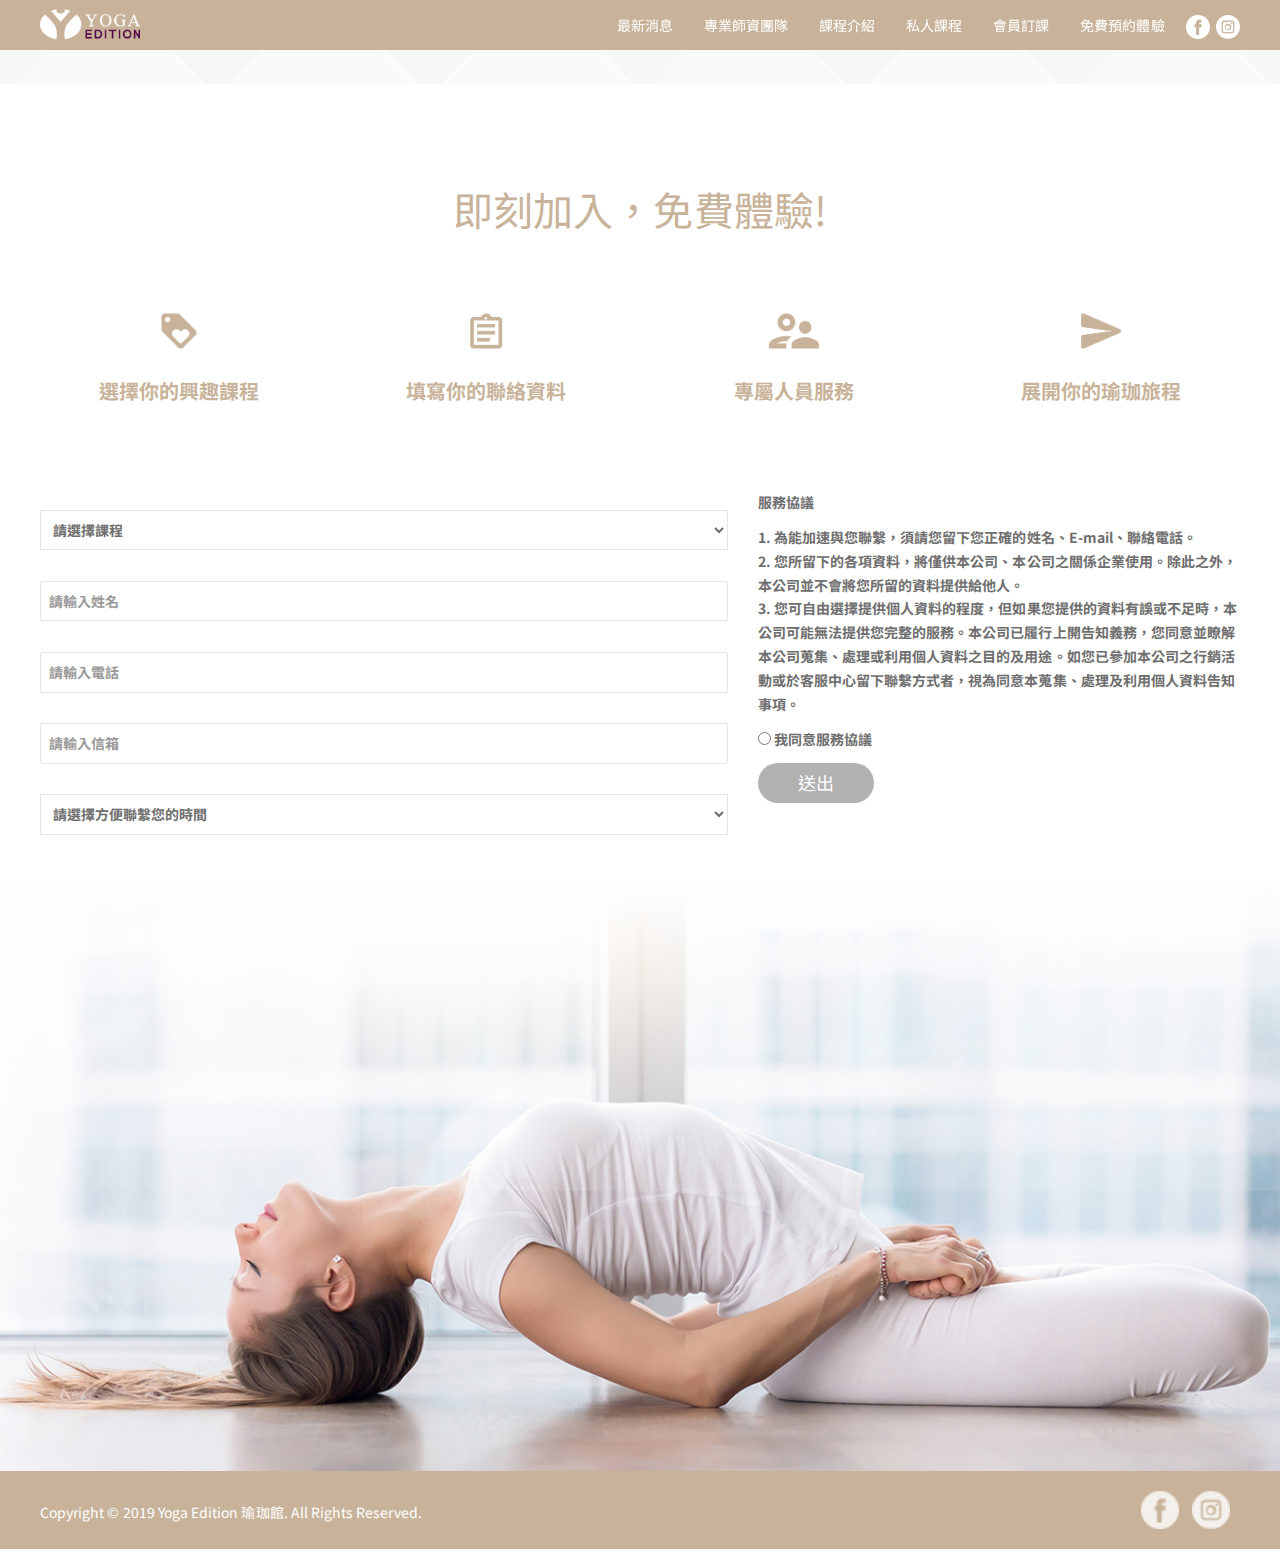
<file: contact.html>
<!DOCTYPE html>
<html lang="en-US">
<head>
    <meta http-equiv="Content-Type" content="text/html; charset=UTF-8" />
    <meta name="viewport" content="width=device-width, initial-scale=1, maximum-scale=1, user-scalable=0" />

    <meta property="og:url" content="http://www.truespa.com.tw/News/Detail/6" />
    <meta property="og:type" content="website" />
    <meta property="og:title" content="【探索瑜珈】「弓式」活化內臟促代謝&#128293;" />
    <meta property="og:description" />
    <meta property="og:image" content="http://www.truespa.com.tw/Content/images//news/2019121814151188096.jpg" />


    <title>Yoga Edition 瑜珈館</title>
    <link rel="shortcut icon" href="/Content/images//sys/2019110101322596518.png">
    <link href="https://fonts.googleapis.com/css?family=Noto+Sans+TC&display=swap&subset=chinese-traditional" rel="stylesheet">
    <link rel='stylesheet' href='/css/settings.css' type='text/css' media='all' />
    <link rel='stylesheet' href='/css/font-awesome.min.css' type='text/css' media='all' />
    <link rel='stylesheet' href='http://fonts.googleapis.com/css?family=Muli' type='text/css' media='all' />
    <link rel='stylesheet' href='http://fonts.googleapis.com/css?family=Montserrat' type='text/css' media='all' />
    <link rel='stylesheet' href='/css/elegant-icon.css' type='text/css' media='all' />
    <link rel='stylesheet' href='/css/section.css' type='text/css' media='all' />
    <link rel='stylesheet' href='/css/style.css' type='text/css' media='all' />

    <link href="/css/yago.css" rel="stylesheet" />
    <link rel='stylesheet' href='/css/shop.css' type='text/css' media='all' />
    <link rel='stylesheet' href='/css/preloader.css' type='text/css' media='all' />
    <link rel='stylesheet' href='/css/magnific-popup.css' type='text/css' media='all' />
    <link rel='stylesheet' href='/css/skin-selector.css' type='text/css' media='all' />

    <!-- HTML5 Shim and Respond.js IE8 support of HTML5 elements and media queries -->
    <!-- WARNING: Respond.js doesn't work if you view the page via file:// -->
    <!--[if lt IE 9]>
        <script src="https://oss.maxcdn.com/html5shiv/3.7.2/html5shiv.min.js"></script>
        <script src="https://oss.maxcdn.com/respond/1.4.2/respond.min.js"></script>
    <![endif]-->

    <script src="/Scripts/jquery-3.4.1.min.js"></script>
</head>

<body data-spy="scroll">

    <div id="preloader">
        <img class="preloader__logo" src="/Content/images//sys/logo.png" alt="" />
        <div class="preloader__progress">
            <svg width="60px" height="60px" viewBox="0 0 80 80" xmlns="http://www.w3.org/2000/svg">
                <path class="preloader__progress-circlebg" fill="none" stroke="#dddddd" stroke-width="4" stroke-linecap="round" d="M40,10C57.351,10,71,23.649,71,40.5S57.351,71,40.5,71 S10,57.351,10,40.5S23.649,10,40.5,10z" />
                <path id='preloader__progress-circle' fill="none" stroke="#C7B399" stroke-width="4" stroke-linecap="round" stroke-dashoffset="192.61" stroke-dasharray="192.61 192.61" d="M40,10C57.351,10,71,23.649,71,40.5S57.351,71,40.5,71 S10,57.351,10,40.5S23.649,10,40.5,10z" />
            </svg>
        </div>
    </div>



    <div id="wrapper" class="wide-wrap">
        <header id="header" class="header-container header-type-classic header-navbar-classic header-absolute header-transparent" style="">
            <div class="navbar-container">
                <div class="navbar navbar-default navbar-scroll-fixed">
                    <div class="navbar-default-wrap">
                        <div class="container">
                            <div class="navbar-wrap">
                                <div class="navbar-header">
                                    <button data-target=".primary-navbar-collapse" data-toggle="collapse" type="button" class="navbar-toggle" style="margin-top: 10px;margin-bottom:auto">
                                        <span class="sr-only">Toggle navigation</span>
                                        <span class="icon-bar bar-top"></span>
                                        <span class="icon-bar bar-middle"></span>
                                        <span class="icon-bar bar-bottom"></span>
                                    </button>

                                    <a class="navbar-brand" href="/">
                                        <img class="logo" src="/images/logo-white-purple.png">
                                        <img class="logo-fixed" src="/images/logo-fixed.png">
                                        <img class="logo-mobile" src="/Content/images//sys/logo.png">
                                    </a>
                                </div>
                                <nav class="collapse navbar-collapse primary-navbar-collapse">
                                    <ul class="nav navbar-nav primary-nav">

                                                <li class="menu-item-has-children dropdown ">
                                                    <a alt="最新消息" class="dropdown-hover ">
                                                        <span class="underline">最新消息</span>

                                                            <span class="caret"></span>

                                                    </a>

                                                        <ul class="dropdown-menu">

                                                                <li>
                                                                    <a class="" alt="最新公告" href="/News/List/54">最新公告</a>
                                                                </li>
                                                                <li>
                                                                    <a class="" alt="特別活動" href="/News/List/55">特別活動</a>
                                                                </li>
                                                                <li>
                                                                    <a class="" alt="探索瑜珈" href="/News/List/56">探索瑜珈</a>
                                                                </li>

                                                        </ul>


                                                </li>
                                                <li class="menu-item-has-children dropdown ">
                                                    <a alt="專業師資團隊" href="/Author/List" class="dropdown-hover ">
                                                        <span class="underline">專業師資團隊</span>


                                                    </a>



                                                </li>
                                                <li class="menu-item-has-children dropdown ">
                                                    <a alt="課程介紹" class="dropdown-hover ">
                                                        <span class="underline">課程介紹</span>

                                                            <span class="caret"></span>

                                                    </a>

                                                        <ul class="dropdown-menu">

                                                                <li>
                                                                    <a class="" alt="課程總覽" href="/Home/Course">課程總覽</a>
                                                                </li>
                                                                <li>
                                                                    <a class="" alt="課程內容" href="/Course/List">課程內容</a>
                                                                </li>
                                                                <li>
                                                                    <a class="" alt="課程表" href="/Home/Class">課程表</a>
                                                                </li>
                                                                <li>
                                                                    <a class="" alt="預約教學" href="/Home/Reservation">預約教學</a>
                                                                </li>
                                                                <li>
                                                                    <a class="" alt="Q&amp;A" href="/Home/QA">Q&amp;A</a>
                                                                </li>

                                                        </ul>


                                                </li>
                                                <li class="menu-item-has-children dropdown ">
                                                    <a alt="私人課程" class="dropdown-hover ">
                                                        <span class="underline">私人課程</span>

                                                            <span class="caret"></span>

                                                    </a>

                                                        <ul class="dropdown-menu">

                                                                <li>
                                                                    <a class="" alt="一對一私人課程" href="/Activity/List/58">一對一私人課程</a>
                                                                </li>
                                                                <li>
                                                                    <a class="" alt="主題小團課" href="/Activity/List/59">主題小團課</a>
                                                                </li>

                                                        </ul>


                                                </li>
                                                <li class="menu-item-has-children dropdown ">
                                                    <a alt="會員訂課" href="https://www.trueclassbooking.com.tw/member/login.aspx" class="dropdown-hover ">
                                                        <span class="underline">會員訂課</span>


                                                    </a>



                                                </li>
                                                <li class="menu-item-has-children dropdown ">
                                                    <a alt="免費預約體驗" href="/Home/Contact" class="dropdown-hover active">
                                                        <span class="underline">免費預約體驗</span>


                                                    </a>



                                                </li>


                                        <li class="hidden-xs">
                                            <a href="https://www.facebook.com/YOGAEDITION.taiwan/" title="Facebook" target="_blank">
                                                <div class="icondiv">
                                                    <img id="fb_icon" src="/images/fb-icon.png" />

                                                    <span>
                                                        <img src="/images/fb-icon-hover.png" />
                                                    </span>
                                                </div>

                                            </a>

                                        </li>


                                        <li class="hidden-xs">

                                            <a href="https://www.instagram.com/yoga.edition/?hl=zh-tw" target="_blank">
                                                <div class="icondiv">
                                                    <img id="ig_icon" src="/images/ig-icon.png" />

                                                    <span>
                                                        <img src="/images/ig-icon-hover.png" />
                                                    </span>
                                                </div>
                                            </a>
                                        </li>


                                    </ul>
                                </nav>
                            </div>
                        </div>
                    </div>

                </div>
            </div>
        </header>

            <div class="heading-container  heading-mobile" style="height:auto;">
                <div class="heading-standar">
                    <div class="heading-wrap">
                        <div class="container">
                            <div class="page-title">
                                <h1></h1>
                            </div>
                        </div>
                        <div class="page-breadcrumb" style="padding:0px 0">
                            <div class="container">
                                
                            </div>
                        </div>
                    </div>
                </div>
            </div>



        

<style>
    .footer-contact-icon1-text {
        line-height: 80px;
    }
</style>

<div class="content-container no-padding">
    <div class="container-full">
        <div class="row">
            <div class="col-md-12 main-wrap">
                <div class="main-content">


                    <div class="row section-contact-info" style="padding-top:initial;padding-bottom:20px">
                        <div class="column col-md-12">
                            <div class="container">
                                <div class="row">
                                    <div class="column col-md-12">
                                        <h2 class="text-center">即刻加入，免費體驗!</h2>
                                        <div class="text-block text-center">
                                                <br />
                                            </div>
                                    </div>
                                </div>
                            </div>

                            <div class="container">
                                <div class="row">
                                    <div class="column col-md-3 col-sm-3 ">
                                        <div class="raw-html">
                                            <div class="footer-contact-icon1">
                                                <div class="icon_wrap">
                                                    <img src="/images/icon/icon-1.png" />
                                                </div>
                                                <span class="footer-contact-icon1-text">選擇你的興趣課程</span>
                                            </div>
                                        </div>
                                    </div>
                                    <div class="column col-md-3 col-sm-3">
                                        <div class="raw-html">
                                            <div class="footer-contact-icon1">
                                                <div class="icon_wrap">
                                                    <img src="/images/icon/icon-2.png" />
                                                </div>
                                                <span class="footer-contact-icon1-text">填寫你的聯絡資料</span>
                                            </div>
                                        </div>
                                    </div>
                                    <div class="column col-md-3 col-sm-3">
                                        <div class="raw-html">
                                            <div class="footer-contact-icon1">
                                                <div class="icon_wrap">
                                                    <img src="/images/icon/icon-3.png" />
                                                </div>
                                                <span class="footer-contact-icon1-text">專屬人員服務</span>
                                            </div>
                                        </div>
                                    </div>
                                    <div class="column col-md-3 col-sm-3">
                                        <div class="raw-html">
                                            <div class="footer-contact-icon1">
                                                <div class="icon_wrap">
                                                    <img src="/images/icon/icon-4.png" />
                                                </div>
                                                
                                                <span class="footer-contact-icon1-text">展開你的瑜珈旅程</span>
                                            </div>
                                        </div>
                                    </div>
                                </div>
                            </div>
                        </div>

                    </div>


                    <div class="row section-contact " style="background-image:url(/images/services/free02.png);background-repeat: no-repeat; height:1000px;padding-top:20px">
                        <div class="column col-md-12">

                            <div class="container">
                                <div class="row">
                                    <form method="post">
                                        <input name="__RequestVerificationToken" type="hidden" value="CB6OOgX42mEUx2zr7bW8CZmSbDrp4-x1VdABLIIhIox51A_48KUncbCRJbKjujZofI6Z76wJe72x8FjeTNavMtYva_sLZ0-OVizjueXYkw41" />

                                        <div class="column col-md-7 col-sm-7">

                                            <div class="row">
                                                <div class="col-md-12">
                                                    <p>

                                                        <span class="form-control-wrap">

                                                            <Select class="form-control" id="course_id" name="course_id" required="required"><option class="" value=""> 請選擇課程 </option><option class="" value="1"> 阿斯坦加瑜珈 </option><option class="" value="2"> 火箭瑜珈 </option><option class="" value="3"> 核心瑜珈 </option><option class="" value="8"> 流暢瑜珈 </option><option class="" value="9"> 寰宇瑜珈 </option><option class="" value="10"> 空中瑜珈 </option><option class="" value="11"> 瑜珈輪 </option><option class="" value="12"> 滾筒綜合訓練 </option><option class="" value="13"> 核心球訓練 </option><option class="" value="16"> 能量棒系列 </option><option class="" value="22"> 其他 </option><option class="" value="15"> 皮拉提斯 </option><option class="" value="18"> 芳療修復瑜珈 </option><option class="" value="14"> 活氧舒展 </option><option class="" value="20"> 艾揚格瑜珈 </option><option class="" value="19"> 艾揚格修復 </option><option class="" value="4"> 和緩瑜珈 </option><option class="" value="17"> 肌筋膜放鬆 </option><option class="" value="6"> 陰瑜珈 </option><option class="" value="21"> 溫和伸展 </option><option class="" value="5"> 哈達瑜珈 </option><option class="" value="7"> 熱瑜珈 </option></Select>

                                                        </span>
                                                    </p>
                                                </div>
                                                <div class="col-md-12">
                                                    <p>

                                                        <span class="form-control-wrap">
                                                            <input type="text" name="title" class="form-control" placeholder="請輸入姓名" required />
                                                        </span>
                                                    </p>
                                                </div>
                                                <div class="col-md-12">
                                                    <p>

                                                        <span class="form-control-wrap">
                                                            <input type="text" name="tel" size="40" class="form-control" placeholder="請輸入電話" required />
                                                        </span>
                                                    </p>
                                                </div>
                                                <div class="col-md-12">
                                                    <p>

                                                        <span class="form-control-wrap">
                                                            <input type="email" name="mail" size="40" class="form-control" placeholder="請輸入信箱" required />
                                                        </span>
                                                    </p>
                                                </div>
                                                <div class="col-md-12">
                                                    <p>

                                                        <span class="form-control-wrap">

                                                            <Select class="form-control" id="time_id" name="time_id" required="required"><option class="" value="">請選擇方便聯繫您的時間</option><option class="" value="1"> 9：00 - 12：00 </option><option class="" value="2"> 12：00 - 17：00 </option><option class="" value="3"> 17：00 - 21：00 </option></Select>

                                                        </span>
                                                    </p>
                                                </div>
                                            </div>

                                        </div>
                                        <div class="column col-md-5 col-sm-5">
                                            <div class="text-block">
                                                <p><strong>服務協議</strong></p>
                                                <p>1. 為能加速與您聯繫，須請您留下您正確的姓名、E-mail、聯絡電話。<br />
2. 您所留下的各項資料，將僅供本公司、本公司之關係企業使用。除此之外，本公司並不會將您所留的資料提供給他人。<br />
3. 您可自由選擇提供個人資料的程度，但如果您提供的資料有誤或不足時，本公司可能無法提供您完整的服務。本公司已履行上開告知義務，您同意並瞭解本公司蒐集、處理或利用個人資料之目的及用途。如您已參加本公司之行銷活動或於客服中心留下聯繫方式者，視為同意本蒐集、處理及利用個人資料告知事項。</p>
                                                <p>
                                                    <strong>
                                                        <input type="radio" required name="ra" value="0" />
                                                        我同意服務協議
                                                    </strong>
                                                </p>
                                                <p></p>
                                                
                                            </div>
                                            <div class="W100" style="top:25px">
                                                <input type="submit" value="送出" class="btn btinput btn-style-round" />
                                            </div>
                                        </div>
                                    </form>
                                </div>
                            </div>
                        </div>
                    </div>

                </div>
            </div>
        </div>
    </div>
</div>


            <footer id="footer" class="footer">
                <div class="footer-info">
                    <div class="container">
                        <div class="footer-info-wrap">
                            <div class="row">

                                <div class="col-sm-9 hidden-xs">
                                    <div class="copyright">Copyright &#169; 2019 Yoga Edition 瑜珈館. All Rights Reserved.</div>
                                </div>


                                <div class="col-xs-12 hidden-sm hidden-md hidden-lg">
                                    <div class="copyright">Copyright &#169; 2019 Yoga Edition 瑜珈館<br />All Rights Reserved.</div>
                                </div>

                                <div class="col-sm-3">
                                    <div class="footer-info-text text-right">
    
                                        <div class="social-widget-wrap social-widget-outlined">
                                            <a href="https://www.facebook.com/YOGAEDITION.taiwan/" title="Facebook" target="_blank">
                                                <img src="/images/fb-icon.png" />
                                            </a>
    
                                            <a href="https://www.instagram.com/yoga.edition/?hl=zh-tw" title="Instagram" target="_blank">
                                                <img src="/images/ig-icon.png" />
                                            </a>
    
                                        </div>
    
                                    </div>
                                </div>
                            </div>
                        </div>
                    </div>
                </div>
            </footer>
    </div>

    <a href="#" class="go-to-top"><i class="fa fa-angle-up"></i></a>

    <div class="sitesao-preview__loading">
        <div class="sitesao-preview__loading__animation"><i></i><i></i><i></i><i></i></div>
    </div>

    <script type='text/javascript' src='/js/libs/jquery.js'></script>
    <script type='text/javascript' src='/js/libs/jquery-migrate.min.js'></script>
    <script type='text/javascript' src='/js/libs/jquery.themepunch.tools.min.js'></script>
    <script type='text/javascript' src='/js/libs/jquery.themepunch.revolution.min.js'></script>
    <script type='text/javascript' src='/js/libs/preloader.min.js'></script>

    <script type='text/javascript' src='/js/libs/easing.min.js'></script>
    <script type='text/javascript' src='/js/libs/imagesloaded.pkgd.min.js'></script>
    <script type='text/javascript' src='/js/libs/bootstrap.min.js'></script>
    <script type='text/javascript' src='/js/libs/superfish-1.7.4.min.js'></script>
    <script type='text/javascript' src='/js/libs/jquery.appear.min.js'></script>

    <script type='text/javascript' src='/js/libs/jquery.touchSwipe.min.js'></script>
    <script type='text/javascript' src='/js/libs/jquery.carouFredSel.min.js'></script>
    <script type='text/javascript' src='/js/libs/isotope.pkgd.min.js'></script>
    <script type='text/javascript' src='/js/libs/jquery.magnific-popup.min.js'></script>
    <script type='text/javascript' src='/js/libs/jquery.countTo.min.js'></script>

    <script type='text/javascript' src='/js/skin-selector.js'></script>

    <script type='text/javascript' src='/js/script.js'></script>
    <script type="text/javascript">
        /******************************************
           -  PREPARE PLACEHOLDER FOR SLIDER   -
        ******************************************/

        var setREVStartSize = function () {
            var tpopt = new Object();
            tpopt.startwidth = 1170;
            tpopt.startheight = 500;
            tpopt.container = jQuery('#revslider');
            tpopt.fullScreen = "on";
            tpopt.forceFullWidth = "on";

            tpopt.container.closest(".rev_slider_wrapper").css({ height: tpopt.container.height() }); tpopt.width = parseInt(tpopt.container.width(), 0); tpopt.height = parseInt(tpopt.container.height(), 0); tpopt.bw = tpopt.width / tpopt.startwidth; tpopt.bh = tpopt.height / tpopt.startheight; if (tpopt.bh > tpopt.bw) tpopt.bh = tpopt.bw; if (tpopt.bh < tpopt.bw) tpopt.bw = tpopt.bh; if (tpopt.bw < tpopt.bh) tpopt.bh = tpopt.bw; if (tpopt.bh > 1) { tpopt.bw = 1; tpopt.bh = 1 } if (tpopt.bw > 1) { tpopt.bw = 1; tpopt.bh = 1 } tpopt.height = Math.round(tpopt.startheight * (tpopt.width / tpopt.startwidth)); if (tpopt.height > tpopt.startheight && tpopt.autoHeight != "on") tpopt.height = tpopt.startheight; if (tpopt.fullScreen == "on") { tpopt.height = tpopt.bw * tpopt.startheight; var cow = tpopt.container.parent().width(); var coh = jQuery(window).height(); if (tpopt.fullScreenOffsetContainer != undefined) { try { var offcontainers = tpopt.fullScreenOffsetContainer.split(","); jQuery.each(offcontainers, function (e, t) { coh = coh - jQuery(t).outerHeight(true); if (coh < tpopt.minFullScreenHeight) coh = tpopt.minFullScreenHeight }) } catch (e) { } } tpopt.container.parent().height(coh); tpopt.container.height(coh); tpopt.container.closest(".rev_slider_wrapper").height(coh); tpopt.container.closest(".forcefullwidth_wrapper_tp_banner").find(".tp-fullwidth-forcer").height(coh); tpopt.container.css({ height: "100%" }); tpopt.height = coh; } else { tpopt.container.height(tpopt.height); tpopt.container.closest(".rev_slider_wrapper").height(tpopt.height); tpopt.container.closest(".forcefullwidth_wrapper_tp_banner").find(".tp-fullwidth-forcer").height(tpopt.height); }
        };

        /* CALL PLACEHOLDER */
        setREVStartSize();


        var tpj = jQuery;
        tpj.noConflict();
        var revapi9;

        tpj(document).ready(function () {

            if (tpj('#revslider').revolution == undefined) {

                revslider_showDoubleJqueryError('#revslider');
            } else {

                revapi9 = tpj('#revslider').show().revolution(
                    {
                        dottedOverlay: "none",
                        delay: 10000,
                        startwidth: 1170,
                        startheight: 500,
                        hideThumbs: 200,

                        thumbWidth: 100,
                        thumbHeight: 50,
                        thumbAmount: 2,


                        simplifyAll: "off",

                        navigationType: "bullet",
                        navigationArrows: "solo",
                        navigationStyle: "preview5",

                        touchenabled: "on",
                        onHoverStop: "off",
                        nextSlideOnWindowFocus: "off",

                        swipe_threshold: 0.7,
                        swipe_min_touches: 1,
                        drag_block_vertical: false,

                        parallax: "mouse",
                        parallaxBgFreeze: "on",
                        parallaxLevels: [7, 4, 3, 2, 5, 4, 3, 2, 1, 0],


                        keyboardNavigation: "off",

                        navigationHAlign: "center",
                        navigationVAlign: "bottom",
                        navigationHOffset: 0,
                        navigationVOffset: 20,

                        soloArrowLeftHalign: "left",
                        soloArrowLeftValign: "center",
                        soloArrowLeftHOffset: 20,
                        soloArrowLeftVOffset: 0,

                        soloArrowRightHalign: "right",
                        soloArrowRightValign: "center",
                        soloArrowRightHOffset: 20,
                        soloArrowRightVOffset: 0,

                        shadow: 0,
                        fullWidth: "off",
                        fullScreen: "on",

                        spinner: "spinner3",

                        stopLoop: "off",
                        stopAfterLoops: -1,
                        stopAtSlide: -1,

                        shuffle: "off",


                        //forceFullWidth: "on",
                        fullScreenAlignForce: "off",
                        minFullScreenHeight: "400",

                        hideThumbsOnMobile: "off",
                        hideNavDelayOnMobile: 1500,
                        hideBulletsOnMobile: "off",
                        hideArrowsOnMobile: "off",
                        hideThumbsUnderResolution: 0,

                        fullScreenOffsetContainer: ".headerwrap, .headertopwrap",
                        fullScreenOffset: "",
                        hideSliderAtLimit: 0,
                        hideCaptionAtLimit: 0,
                        hideAllCaptionAtLilmit: 0,
                        startWithSlide: 0
                    });



            }
        });   /*ready*/
    </script>



</body>
</html>
</file>
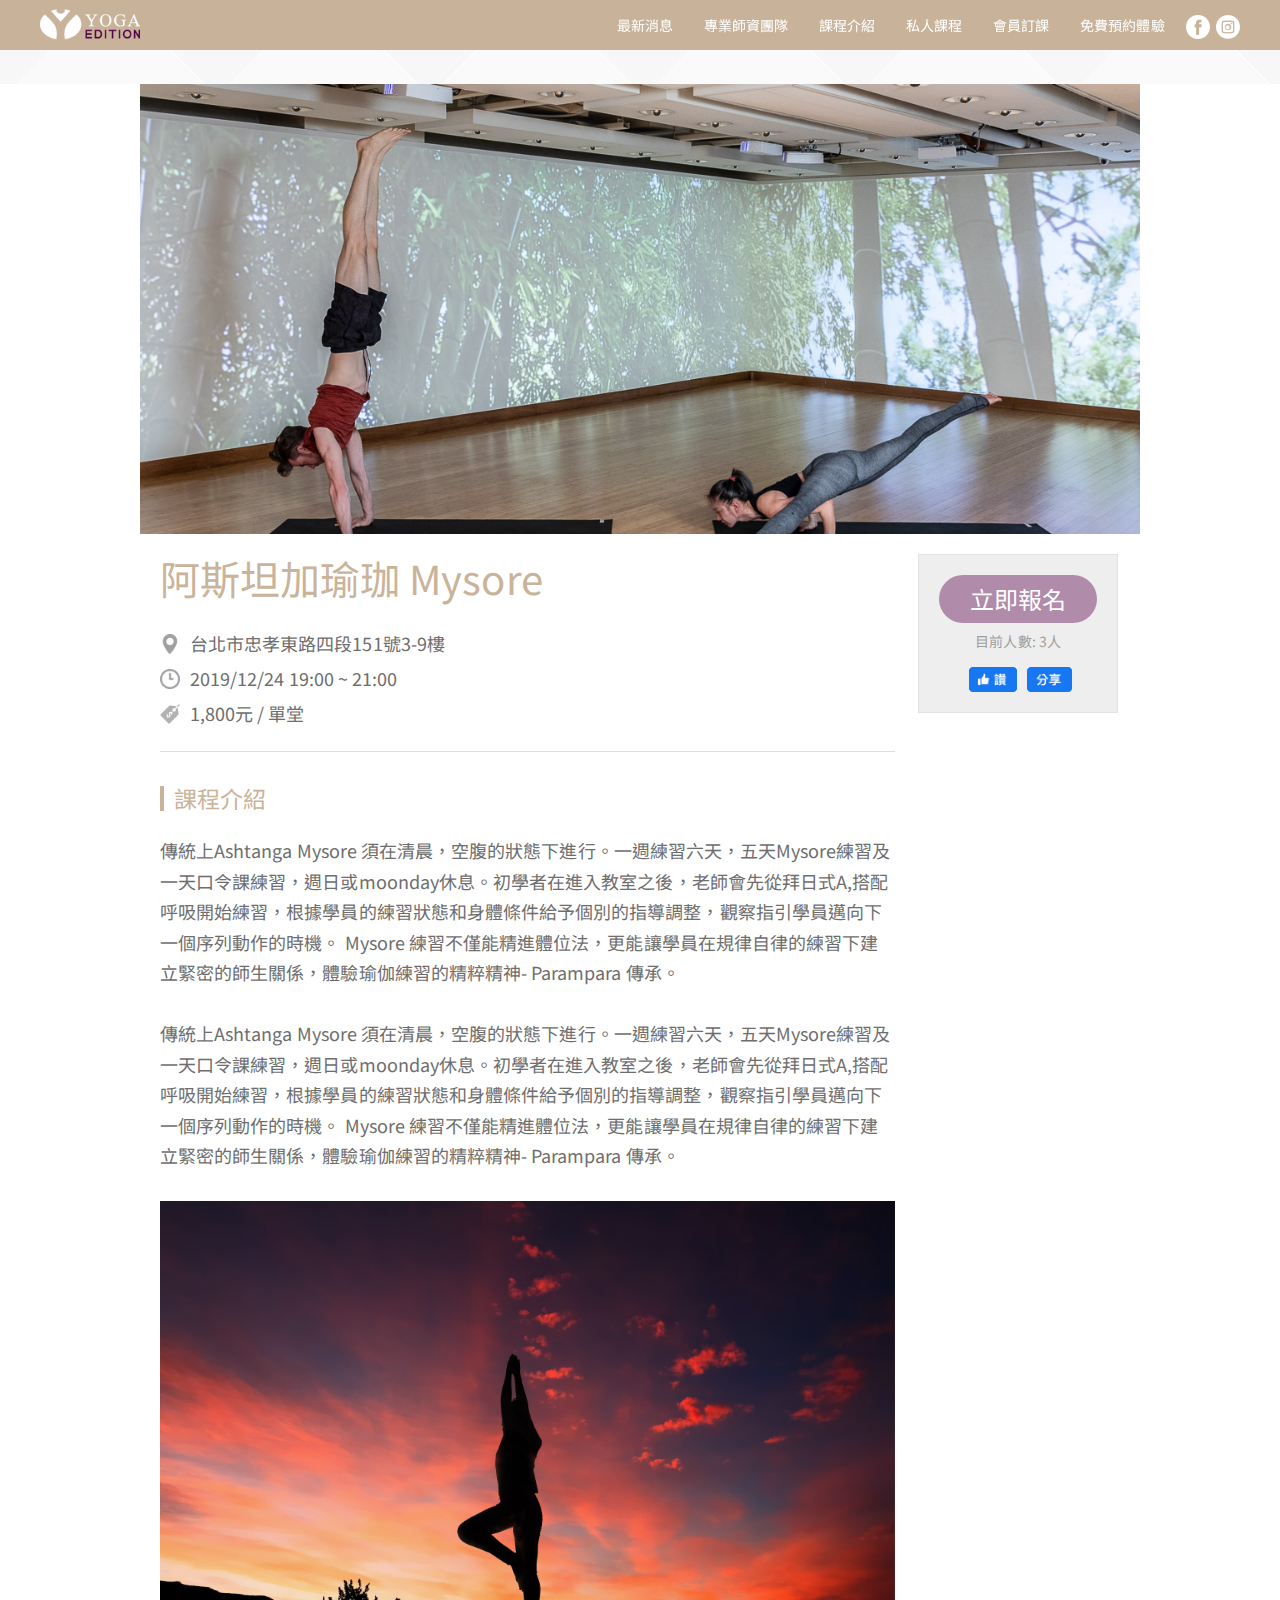
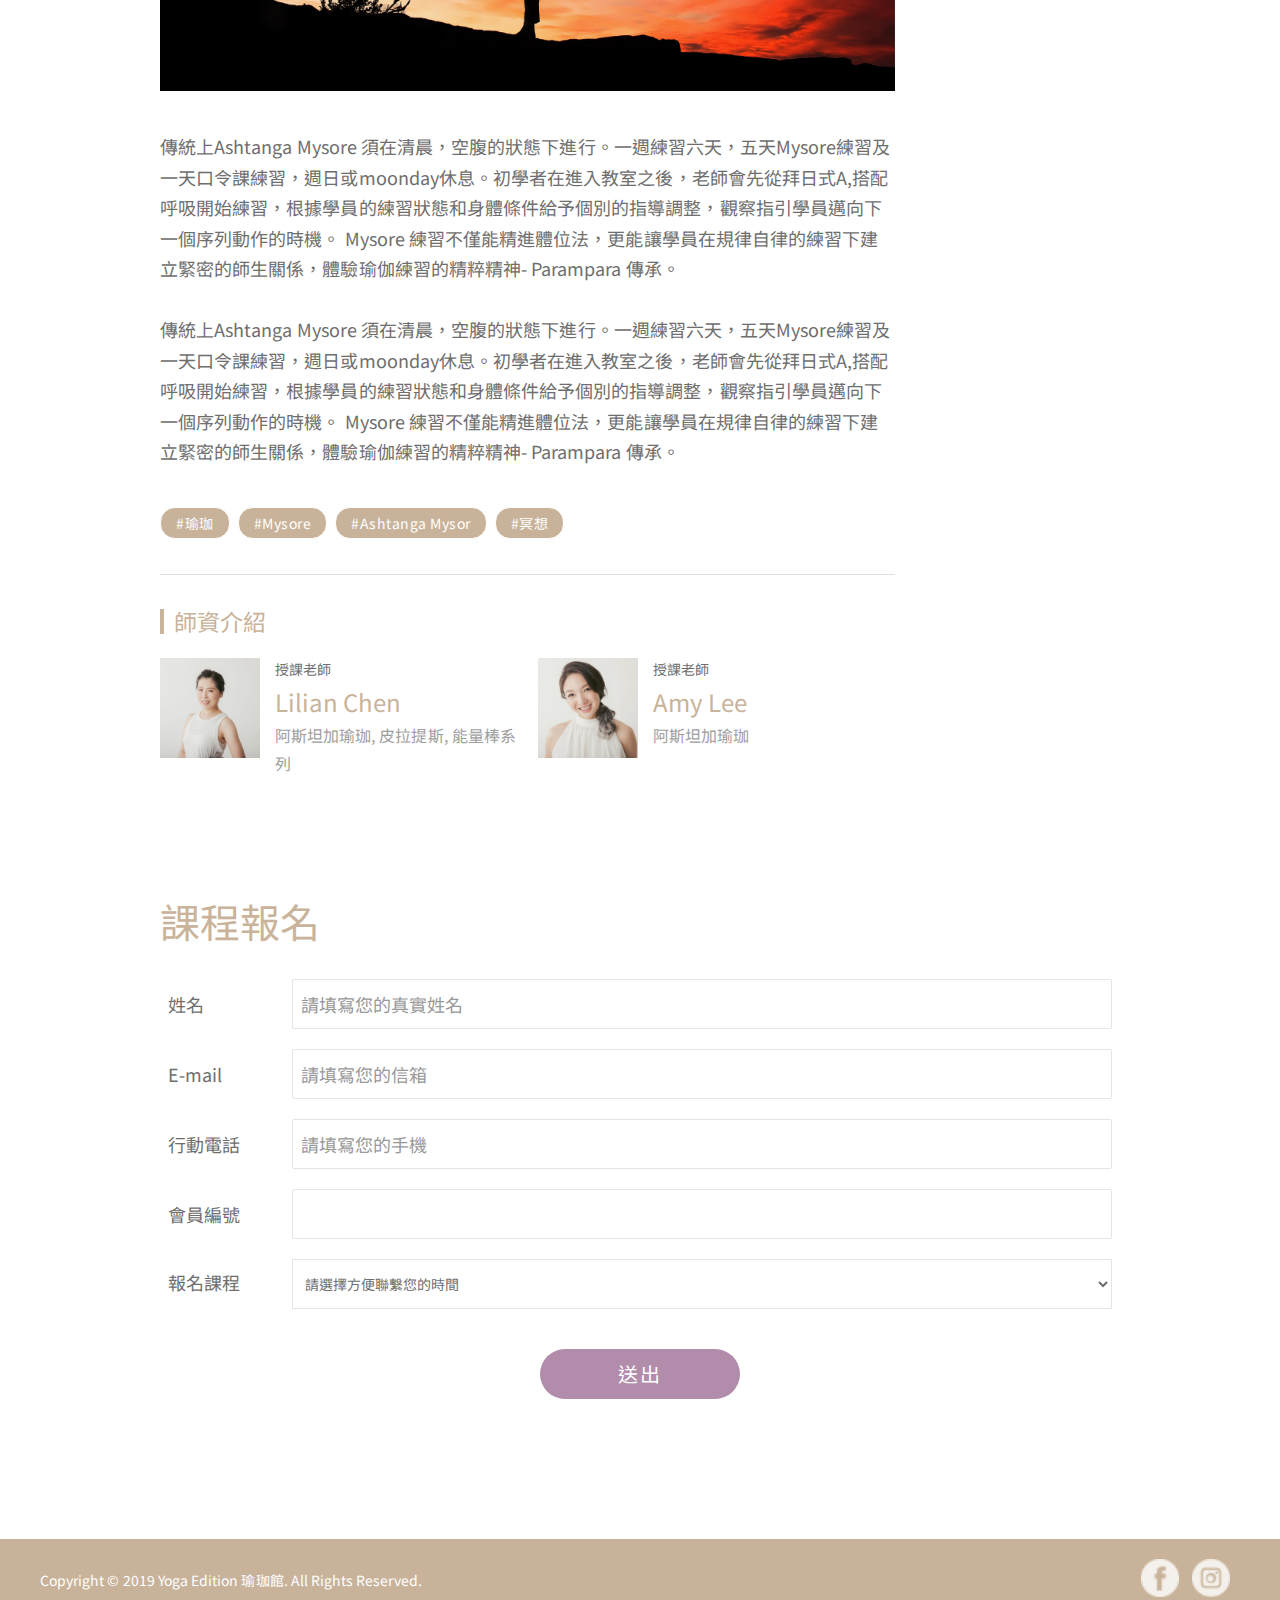
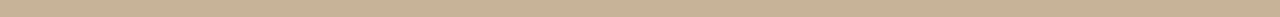
<file: signUp.html>
<!DOCTYPE html>
<html lang="en-US">
<head>
    <meta http-equiv="Content-Type" content="text/html; charset=UTF-8" />
    <meta name="viewport" content="width=device-width, initial-scale=1, maximum-scale=1, user-scalable=0" />

    <meta property="og:url" content="http://www.truespa.com.tw/News/Detail/2" />
    <meta property="og:type" content="website" />
    <meta property="og:title" content="不畏東區蕭條！新加坡業者打造4D情境瑜珈" />
    <meta property="og:description" />
    <meta property="og:image" content="http://www.truespa.com.tw/Content/images//news/2019101607471816914.jpg" />


    <title>Yoga Edition 瑜珈館</title>
    <link rel="shortcut icon" href="/Content/images//sys/2019110101322596518.png">
    <link href="https://fonts.googleapis.com/css?family=Noto+Sans+TC&display=swap&subset=chinese-traditional" rel="stylesheet">
    <link rel='stylesheet' href='/css/settings.css' type='text/css' media='all' />
    <link rel='stylesheet' href='/css/font-awesome.min.css' type='text/css' media='all' />
    <link rel='stylesheet' href='http://fonts.googleapis.com/css?family=Muli' type='text/css' media='all' />
    <link rel='stylesheet' href='http://fonts.googleapis.com/css?family=Montserrat' type='text/css' media='all' />
    <link rel='stylesheet' href='/css/elegant-icon.css' type='text/css' media='all' />
    <link rel='stylesheet' href='/css/section.css' type='text/css' media='all' />
    <link rel='stylesheet' href='/css/style.css' type='text/css' media='all' />

    <link href="/css/yago.css" rel="stylesheet" />
    <link rel='stylesheet' href='/css/shop.css' type='text/css' media='all' />
    <link rel='stylesheet' href='/css/preloader.css' type='text/css' media='all' />
    <link rel='stylesheet' href='/css/magnific-popup.css' type='text/css' media='all' />
    <link rel='stylesheet' href='/css/skin-selector.css' type='text/css' media='all' />
    <link rel='stylesheet' href='/css/signUp.css' type='text/css' media='all' />

    <!-- HTML5 Shim and Respond.js IE8 support of HTML5 elements and media queries -->
    <!-- WARNING: Respond.js doesn't work if you view the page via file:// -->
    <!--[if lt IE 9]>
        <script src="https://oss.maxcdn.com/html5shiv/3.7.2/html5shiv.min.js"></script>
        <script src="https://oss.maxcdn.com/respond/1.4.2/respond.min.js"></script>
    <![endif]-->

    <script src="/Scripts/jquery-3.4.1.min.js"></script>
</head>

<body data-spy="scroll">

    <div id="preloader">
        <img class="preloader__logo" src="/Content/images//sys/logo.png" alt="" />
        <div class="preloader__progress">
            <svg width="60px" height="60px" viewBox="0 0 80 80" xmlns="http://www.w3.org/2000/svg">
                <path class="preloader__progress-circlebg" fill="none" stroke="#dddddd" stroke-width="4" stroke-linecap="round" d="M40,10C57.351,10,71,23.649,71,40.5S57.351,71,40.5,71 S10,57.351,10,40.5S23.649,10,40.5,10z" />
                <path id='preloader__progress-circle' fill="none" stroke="#C7B399" stroke-width="4" stroke-linecap="round" stroke-dashoffset="192.61" stroke-dasharray="192.61 192.61" d="M40,10C57.351,10,71,23.649,71,40.5S57.351,71,40.5,71 S10,57.351,10,40.5S23.649,10,40.5,10z" />
            </svg>
        </div>
    </div>



    <div id="wrapper" class="wide-wrap">
        <header id="header" class="header-container header-type-classic header-navbar-classic header-absolute header-transparent" style="">
            <div class="navbar-container">
                <div class="navbar navbar-default navbar-scroll-fixed">
                    <div class="navbar-default-wrap">
                        <div class="container">
                            <div class="navbar-wrap">
                                <div class="navbar-header">
                                    <button data-target=".primary-navbar-collapse" data-toggle="collapse" type="button" class="navbar-toggle" style="margin-top: 10px;margin-bottom:auto">
                                        <span class="sr-only">Toggle navigation</span>
                                        <span class="icon-bar bar-top"></span>
                                        <span class="icon-bar bar-middle"></span>
                                        <span class="icon-bar bar-bottom"></span>
                                    </button>

                                    <a class="navbar-brand" href="/">
                                        <img class="logo" src="/images/logo-white-purple.png">
                                        <img class="logo-fixed" src="/images/logo-fixed.png">
                                        <img class="logo-mobile" src="/Content/images//sys/logo.png">
                                    </a>
                                </div>
                                <nav class="collapse navbar-collapse primary-navbar-collapse">
                                    <ul class="nav navbar-nav primary-nav">

                                                <li class="menu-item-has-children dropdown ">
                                                    <a alt="最新消息" class="dropdown-hover ">
                                                        <span class="underline">最新消息</span>

                                                            <span class="caret"></span>

                                                    </a>

                                                        <ul class="dropdown-menu">

                                                                <li>
                                                                    <a class="" alt="最新公告" href="/News/List/54">最新公告</a>
                                                                </li>
                                                                <li>
                                                                    <a class="" alt="特別活動" href="/News/List/55">特別活動</a>
                                                                </li>
                                                                <li>
                                                                    <a class="" alt="探索瑜珈" href="/News/List/56">探索瑜珈</a>
                                                                </li>

                                                        </ul>


                                                </li>
                                                <li class="menu-item-has-children dropdown ">
                                                    <a alt="專業師資團隊" href="/Author/List" class="dropdown-hover ">
                                                        <span class="underline">專業師資團隊</span>


                                                    </a>



                                                </li>
                                                <li class="menu-item-has-children dropdown ">
                                                    <a alt="課程介紹" class="dropdown-hover ">
                                                        <span class="underline">課程介紹</span>

                                                            <span class="caret"></span>

                                                    </a>

                                                        <ul class="dropdown-menu">

                                                                <li>
                                                                    <a class="" alt="課程總覽" href="/Home/Course">課程總覽</a>
                                                                </li>
                                                                <li>
                                                                    <a class="" alt="課程內容" href="/Course/List">課程內容</a>
                                                                </li>
                                                                <li>
                                                                    <a class="" alt="課程表" href="/Home/Class">課程表</a>
                                                                </li>
                                                                <li>
                                                                    <a class="" alt="預約教學" href="/Home/Reservation">預約教學</a>
                                                                </li>
                                                                <li>
                                                                    <a class="" alt="Q&amp;A" href="/Home/QA">Q&amp;A</a>
                                                                </li>

                                                        </ul>


                                                </li>
                                                <li class="menu-item-has-children dropdown ">
                                                    <a alt="私人課程" class="dropdown-hover ">
                                                        <span class="underline">私人課程</span>

                                                            <span class="caret"></span>

                                                    </a>

                                                        <ul class="dropdown-menu">

                                                                <li>
                                                                    <a class="" alt="一對一私人課程">一對一私人課程</a>
                                                                </li>
                                                                <li>
                                                                    <a class="" alt="主題小團課">主題小團課</a>
                                                                </li>

                                                        </ul>


                                                </li>
                                                <li class="menu-item-has-children dropdown ">
                                                    <a alt="會員訂課" href="https://www.trueclassbooking.com.tw/member/login.aspx" class="dropdown-hover ">
                                                        <span class="underline">會員訂課</span>


                                                    </a>



                                                </li>
                                                <li class="menu-item-has-children dropdown ">
                                                    <a alt="免費預約體驗" href="/Home/Contact" class="dropdown-hover active">
                                                        <span class="underline">免費預約體驗</span>


                                                    </a>



                                                </li>


                                        <li class="hidden-xs">
                                            <a href="https://www.facebook.com/YOGAEDITION.taiwan/" title="Facebook" target="_blank">
                                                <div class="icondiv">
                                                    <img id="fb_icon" src="/images/fb-icon.png" />

                                                    <span>
                                                        <img src="/images/fb-icon-hover.png" />
                                                    </span>
                                                </div>

                                            </a>

                                        </li>


                                        <li class="hidden-xs">

                                            <a href="https://www.instagram.com/yoga.edition/?hl=zh-tw" target="_blank">
                                                <div class="icondiv">
                                                    <img id="ig_icon" src="/images/ig-icon.png" />

                                                    <span>
                                                        <img src="/images/ig-icon-hover.png" />
                                                    </span>
                                                </div>
                                            </a>
                                        </li>


                                    </ul>
                                </nav>
                            </div>
                        </div>
                    </div>

                </div>
            </div>
        </header>

        <div class="heading-container  heading-mobile" style="height:auto;">
            <div class="heading-standar">
                <div class="heading-wrap">
                    <div class="container">
                        <div class="page-title">
                            <h1></h1>
                        </div>
                    </div>
                    <div class="page-breadcrumb" style="padding:0px 0">
                        <div class="container">
                            
                        </div>
                    </div>
                </div>
            </div>
        </div>

        <style>
            .footer-contact-icon1-text {
                line-height: 80px;
            }
        </style>

        <div class="content-container no-padding">
            <div class="container-full register W1000">
                <img src="/images/signUp/40X18.png" style="background-image: url(/Content/images/news/2019101606015572445.jpg);" class="main_img W100" alt="">
                <div class="activity_wrap">
                    <div class="content">
                        <h4 class="f40 f_gold">阿斯坦加瑜珈  Mysore</h4>
                    
                        <div class="info f18">
                            <p class="location icon">台北市忠孝東路四段151號3-9樓</p>
                            <p class="time icon">2019/12/24 19:00 ~ 21:00 </p>
                            <p class="price icon">1,800元 / 單堂</p>
                        </div>
                        <div class="des f18 W100">
                            <h6 class="subTitle">課程介紹</h6>
                            <p>傳統上Ashtanga Mysore  須在清晨，空腹的狀態下進行。一週練習六天，五天Mysore練習及一天口令課練習，週日或moonday休息。初學者在進入教室之後，老師會先從拜日式A,搭配呼吸開始練習，根據學員的練習狀態和身體條件給予個別的指導調整，觀察指引學員邁向下一個序列動作的時機。
                                Mysore 練習不僅能精進體位法，更能讓學員在規律自律的練習下建立緊密的師生關係，體驗瑜伽練習的精粹精神- Parampara 傳承。
                            </p>
                            <p>傳統上Ashtanga Mysore  須在清晨，空腹的狀態下進行。一週練習六天，五天Mysore練習及一天口令課練習，週日或moonday休息。初學者在進入教室之後，老師會先從拜日式A,搭配呼吸開始練習，根據學員的練習狀態和身體條件給予個別的指導調整，觀察指引學員邁向下一個序列動作的時機。
                                Mysore 練習不僅能精進體位法，更能讓學員在規律自律的練習下建立緊密的師生關係，體驗瑜伽練習的精粹精神- Parampara 傳承。
                            </p>
                            <img src="/Content/images/news/2019101607554120758.jpg" alt="">
                            <p>傳統上Ashtanga Mysore  須在清晨，空腹的狀態下進行。一週練習六天，五天Mysore練習及一天口令課練習，週日或moonday休息。初學者在進入教室之後，老師會先從拜日式A,搭配呼吸開始練習，根據學員的練習狀態和身體條件給予個別的指導調整，觀察指引學員邁向下一個序列動作的時機。
                                Mysore 練習不僅能精進體位法，更能讓學員在規律自律的練習下建立緊密的師生關係，體驗瑜伽練習的精粹精神- Parampara 傳承。
                            </p>
                            <p>傳統上Ashtanga Mysore  須在清晨，空腹的狀態下進行。一週練習六天，五天Mysore練習及一天口令課練習，週日或moonday休息。初學者在進入教室之後，老師會先從拜日式A,搭配呼吸開始練習，根據學員的練習狀態和身體條件給予個別的指導調整，觀察指引學員邁向下一個序列動作的時機。
                                Mysore 練習不僅能精進體位法，更能讓學員在規律自律的練習下建立緊密的師生關係，體驗瑜伽練習的精粹精神- Parampara 傳承。
                            </p>
                            <p class="tag_wrap f_white f14"><span>#瑜珈</span><span>#Mysore</span><span>#Ashtanga Mysor</span><span>#冥想</span></p>
                        </div>
                        <div class="teacher W100">
                            <h6 class="subTitle">師資介紹</h6>
                            <div class="W50">
                                <div class="img_wrap">
                                    <img src="/Content/images/author/2019121709472626677.jpg" alt="">
                                </div>
                                <div class="f14">授課老師</div>
                                <div class="name f_gold f24">Lilian Chen</div>
                                <div class="pro f_grey f16">阿斯坦加瑜珈, 皮拉提斯, 能量棒系列</div>
                            </div>
                            <div class="W50">
                                <div class="img_wrap">
                                    <img src="/Content/images/author/2019121710102209436.jpg" alt="">
                                </div>
                                <div class="f14">授課老師</div>
                                <div class="name f_gold f24">Amy Lee</div>
                                <div class="pro f_grey f16">阿斯坦加瑜珈</div>
                            </div>

                        </div>
                        
                    </div>
                    <div class="goToForm f_grey f24 t_center">
                        <p class="f24 btn">立即報名</p>
                        <div class="mb_break">
                           <p class="f14">目前人數: 3人</p>
                            <div class="social_wrap">
                                <div class="like"><img src="/images/like.jpg" alt=""></div>
                                <div class="share"><img src="/images/share.jpg" alt=""></div>
                            </div> 
                        </div>
                        
                    </div>
                </div>
                <form action="" class="W100 f18 t_center">
                    <h4 class="f40 f_gold t_left W100">課程報名</h4>
                    <div class="tr">
                        <div class="th t_left">姓名</div>
                        <div class="td"><input type="text" name="name" placeholder="請填寫您的真實姓名" class="form-control f18" required></div>
                    </div>
                    <div class="tr">
                        <div class="th t_left">E-mail</div>
                        <div class="td"><input type="email" name="email" placeholder="請填寫您的信箱" class="form-control f18" required></div>
                    </div>
                    <div class="tr">
                        <div class="th t_left">行動電話</div>
                        <div class="td"><input type="phone" name="phone" placeholder="請填寫您的手機" class="form-control f18" required></div>
                    </div>
                    <div class="tr">
                        <div class="th t_left">會員編號</div>
                        <div class="td"><input type="text" name="id" class="form-control f18" placeholder=""></div>
                    </div>
                    <div class="tr">
                        <div class="th t_left">報名課程</div>
                        <div class="td">
                            <select name="time"  class="form-control"required="required"><option class="" value="">請選擇方便聯繫您的時間</option><option class="" value="1"> 9：00 - 12：00 </option><option class="" value="2"> 12：00 - 17：00 </option><option class="" value="3"> 17：00 - 21：00 </option></select>
                        </div>
                    </div>
                    <button type="submit" class="btn">送出</button>
                </form>
                
            </div>
            <script src="/js/libs/zebra_pin.min.js"></script>
            <script>
                var $body = (window.opera) ? (document.compatMode == "CSS1Compat" ? $('html') : $('body')) : $('html,body');
                var isPc = true;
                
                $(function() { 
                    $('.goToForm').on('click','.btn', () => {
                        $body.animate({scrollTop:$('form').offset().top}, 500);
                    })
                    if(window.innerWidth <= 599) {
                        $(window).scroll(event => {
                            var scroll =$(window).scrollTop();
                            var thresheld = $('form').offset().top - window.innerHeight;
                            if (scroll >= thresheld) {
                                $('.goToForm').addClass('Zebra_Pin');
                            } else {
                                $('.goToForm').removeClass('Zebra_Pin');
                            }
                        });
                        isPc = false;
                    } else {
                        new $.Zebra_Pin($('.goToForm'), {
                            contain: true,
                            top_spacing: 70,
                            z_index: 10
                        });
                    }
                });
            </script>
        </div>


        <footer id="footer" class="footer">
            <div class="footer-info">
                <div class="container">
                    <div class="footer-info-wrap">
                        <div class="row">

                            <div class="col-sm-9 hidden-xs">
                                <div class="copyright">Copyright &#169; 2019 Yoga Edition 瑜珈館. All Rights Reserved.</div>
                            </div>


                            <div class="col-xs-12 hidden-sm hidden-md hidden-lg">
                                <div class="copyright">Copyright &#169; 2019 Yoga Edition 瑜珈館<br />All Rights Reserved.</div>
                            </div>

                            <div class="col-sm-3">
                                <div class="footer-info-text text-right">

                                    <div class="social-widget-wrap social-widget-outlined">
                                        <a href="https://www.facebook.com/YOGAEDITION.taiwan/" title="Facebook" target="_blank">
                                            <img src="/images/fb-icon.png" />
                                        </a>

                                        <a href="https://www.instagram.com/yoga.edition/?hl=zh-tw" title="Instagram" target="_blank">
                                            <img src="/images/ig-icon.png" />
                                        </a>

                                    </div>

                                </div>
                            </div>
                        </div>
                    </div>
                </div>
            </div>
        </footer>
    </div>

    <a href="#" class="go-to-top"><i class="fa fa-angle-up"></i></a>

    <div class="sitesao-preview__loading">
        <div class="sitesao-preview__loading__animation"><i></i><i></i><i></i><i></i></div>
    </div>

    <script type='text/javascript' src='/js/libs/jquery.js'></script>
    <script type='text/javascript' src='/js/libs/jquery-migrate.min.js'></script>
    <script type='text/javascript' src='/js/libs/jquery.themepunch.tools.min.js'></script>
    <script type='text/javascript' src='/js/libs/jquery.themepunch.revolution.min.js'></script>
    <script type='text/javascript' src='/js/libs/preloader.min.js'></script>

    <script type='text/javascript' src='/js/libs/easing.min.js'></script>
    <script type='text/javascript' src='/js/libs/imagesloaded.pkgd.min.js'></script>
    <script type='text/javascript' src='/js/libs/bootstrap.min.js'></script>
    <script type='text/javascript' src='/js/libs/superfish-1.7.4.min.js'></script>
    <script type='text/javascript' src='/js/libs/jquery.appear.min.js'></script>

    <script type='text/javascript' src='/js/libs/jquery.touchSwipe.min.js'></script>
    <script type='text/javascript' src='/js/libs/jquery.carouFredSel.min.js'></script>
    <script type='text/javascript' src='/js/libs/isotope.pkgd.min.js'></script>
    <script type='text/javascript' src='/js/libs/jquery.magnific-popup.min.js'></script>
    <script type='text/javascript' src='/js/libs/jquery.countTo.min.js'></script>

    <script type='text/javascript' src='/js/skin-selector.js'></script>

    <script type='text/javascript' src='/js/script.js'></script>







</body>
</html>
</file>
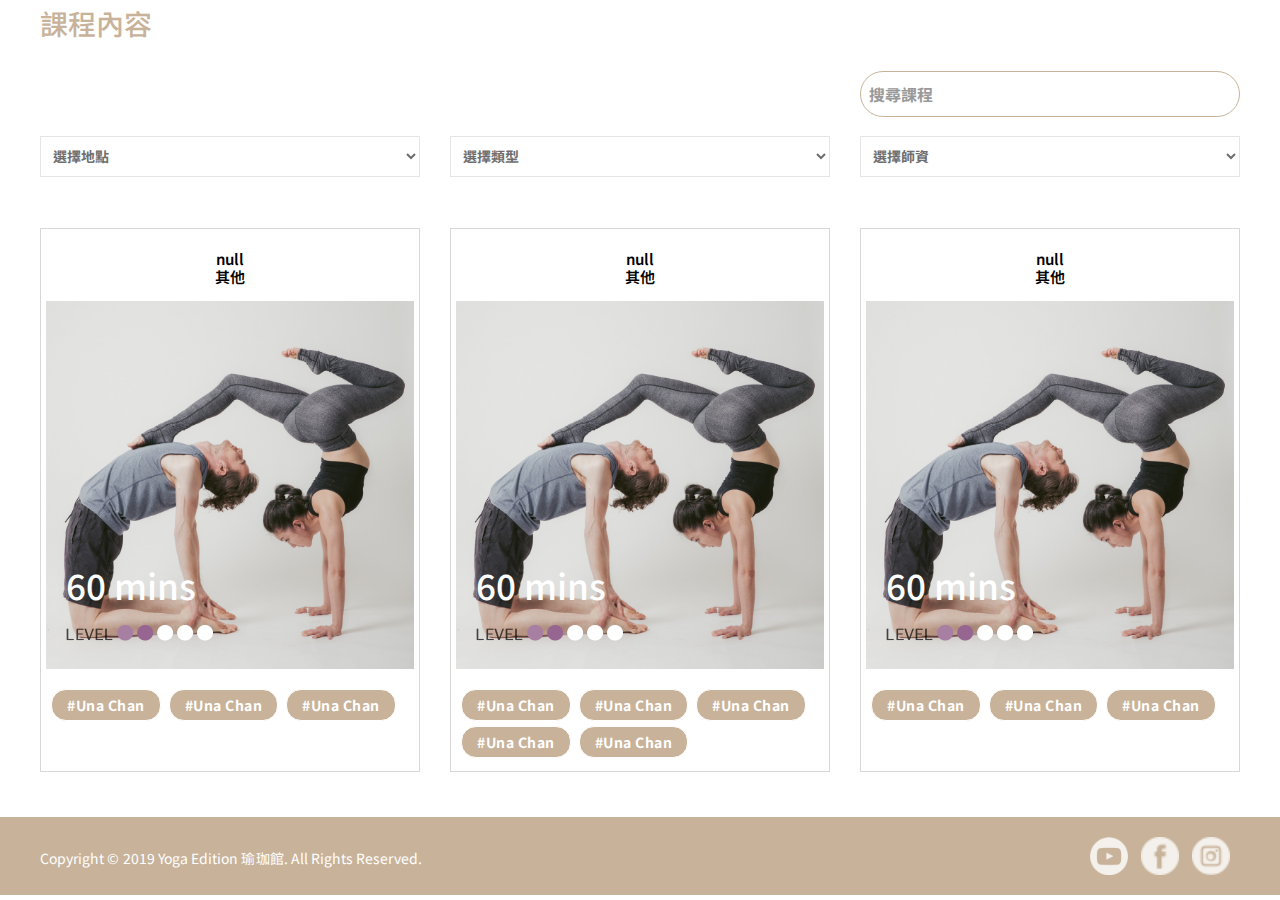
<file: course/list.html>
<!DOCTYPE html>
<html lang="en-US">
<head>
    <meta http-equiv="Content-Type" content="text/html; charset=UTF-8" />
    <meta name="viewport" content="width=device-width, initial-scale=1, maximum-scale=1, user-scalable=0" />

    <meta property="og:url" content="http://www.truespa.com.tw/News/Detail/6" />
    <meta property="og:type" content="website" />
    <meta property="og:title" content="【探索瑜珈】「弓式」活化內臟促代謝&#128293;" />
    <meta property="og:description" />
    <meta property="og:image" content="http://www.truespa.com.tw/Content/images/news/2019121814151188096.jpg" />


    <title>Yoga Edition 瑜珈館</title>
    <link rel="shortcut icon" href="/Content/images//sys/2019110101322596518.png">
    <link href="https://fonts.googleapis.com/css?family=Noto+Sans+TC&display=swap&subset=chinese-traditional" rel="stylesheet">
    <link rel='stylesheet' href='/css/settings.css' type='text/css' media='all' />
    <link rel='stylesheet' href='/css/font-awesome.min.css' type='text/css' media='all' />
    <link rel='stylesheet' href='http://fonts.googleapis.com/css?family=Muli' type='text/css' media='all' />
    <link rel='stylesheet' href='http://fonts.googleapis.com/css?family=Montserrat' type='text/css' media='all' />
    <link rel='stylesheet' href='/css/elegant-icon.css' type='text/css' media='all' />
    <link rel='stylesheet' href='/css/section.css' type='text/css' media='all' />
    <link rel='stylesheet' href='/css/style.css' type='text/css' media='all' />

    <link href="/css/yago.css" rel="stylesheet" />
    <link rel='stylesheet' href='/css/shop.css' type='text/css' media='all' />
    <link rel='stylesheet' href='/css/preloader.css' type='text/css' media='all' />
    <link rel='stylesheet' href='/css/magnific-popup.css' type='text/css' media='all' />
    <link rel='stylesheet' href='/css/skin-selector.css' type='text/css' media='all' />

    <!-- HTML5 Shim and Respond.js IE8 support of HTML5 elements and media queries -->
    <!-- WARNING: Respond.js doesn't work if you view the page via file:// -->
    <!--[if lt IE 9]>
        <script src="https://oss.maxcdn.com/html5shiv/3.7.2/html5shiv.min.js"></script>
        <script src="https://oss.maxcdn.com/respond/1.4.2/respond.min.js"></script>
    <![endif]-->

</head>

<body data-spy="scroll">

    <div id="preloader">
        <img class="preloader__logo" src="/Content/images//sys/logo.png" alt="" />
        <div class="preloader__progress">
            <svg width="60px" height="60px" viewBox="0 0 80 80" xmlns="http://www.w3.org/2000/svg">
                <path class="preloader__progress-circlebg" fill="none" stroke="#dddddd" stroke-width="4" stroke-linecap="round" d="M40,10C57.351,10,71,23.649,71,40.5S57.351,71,40.5,71 S10,57.351,10,40.5S23.649,10,40.5,10z" />
                <path id='preloader__progress-circle' fill="none" stroke="#C7B399" stroke-width="4" stroke-linecap="round" stroke-dashoffset="192.61" stroke-dasharray="192.61 192.61" d="M40,10C57.351,10,71,23.649,71,40.5S57.351,71,40.5,71 S10,57.351,10,40.5S23.649,10,40.5,10z" />
            </svg>
        </div>
    </div>



    <div id="wrapper" class="wide-wrap">

<div class="content-container no-padding">
    <div class="container">
        <div class="row">
            <div class="main-wrap">
                <div class="main-content">
                    <div class="portfolio portfolio-style-one masonry gap" data-paginate="no" data-layout="masonry" data-masonry-column="3">
                        
                        <div class="container">
                            <div class="row">
                                <div class="column col-md-12">
                                    <p class="class-p">課程內容</p>
                                </div>
                            </div>
                            <div class="row">
                                <div class="column col-md-8"></div>
                                <div class="column col-md-4">
                                    <form>
                                        <input name="kw" type="search" class="class-search" style="width:100%" placeholder="搜尋課程" autocomplete="off" />
                                    </form>
                                </div>
                            </div>
                        </div>
                        <div class="container">
                            <form>
                                <div class="row">
                                    <div class="col-md-4">
                                        <p>

                                            <span class="form-control-wrap">
                                                <Select class="form-control" data-click="pid" id="pid" name="pid"><option class="" value=""> 選擇地點 </option><option class="" value="1"> 敦南會館 </option></Select>
                                            </span>
                                        </p>
                                    </div>
                                    <div class="col-md-4">
                                        <p>

                                            <span class="form-control-wrap">
                                                <Select class="form-control" data-click="gid" id="gid" name="gid"><option class="" value=""> 選擇類型 </option><option class="" value="1"> 靜態瑜珈 </option><option class="" value="2"> 動態瑜珈 </option><option class="" value="3"> 高溫瑜珈 </option><option class="" value="4"> 特色瑜珈 </option><option class="" value="5"> 修復瑜珈 </option><option class="" value="6"> 其他 </option></Select>
                                            </span>
                                        </p>
                                    </div>


                                    <div class="col-md-4">
                                        <p>

                                            <span class="form-control-wrap">
                                                <Select class="form-control" data-click="aid" id="aid" name="aid"><option class="" value=""> 選擇師資 </option><option class="" value="1"> Joyce Wong </option><option class="" value="2"> Brian Wu </option><option class="" value="3">  Lilian Chen </option><option class="" value="4"> Vicky Yang  </option><option class="" value="5"> Una Chan </option><option class="" value="6"> Yvette Chang </option><option class="" value="7"> Simon Chang </option><option class="" value="8"> Darryl Trimmer </option><option class="" value="9"> Ellen Hung </option><option class="" value="10"> Vinodh </option><option class="" value="11"> Blackie </option><option class="" value="12"> Mei Wang </option><option class="" value="13"> Jamie Yeh </option><option class="" value="14"> Anita Lo </option><option class="" value="15"> Fly Huang </option><option class="" value="16"> Joy Huang </option><option class="" value="17"> Tumai Tseng </option><option class="" value="18"> Sada </option><option class="" value="19"> Priya </option><option class="" value="20">  YaYa Himat kaur </option></Select>
                                            </span>
                                        </p>
                                    </div>
                                </div>
                            </form>
                        </div>
                        <div class="empty-space-40"></div>

                        <div class="container">
                            <div class="posts">
                                <div class="posts-wrap posts-layout-grid">

                                    <div id="loadPage" class="row">
                                        <article class="col-md-4 col-xs-6 hentry">
                                            <a class="class-wrap class-list" href="#">
                                                <div class="entry-info class-line">
                                                    <div class="entry-header">
                                                        <h2 class="class-title f_black">
                                                            null<br class="pc"><font class="mb"> - </font>其他
                                                        </h2>
                                                    </div>
                                                </div>
                                                <div class="entry-featured class-line">
                                                    <img src="/Content/images/news/2019122517144113459.png">
                                                    <div id="P2" class="pc">60 mins</div>
                                                    <div id="P3" class="pc"> <img src="/images/services/leve2.png"></div>
                                                    <div class="class-mask">
                                                        <p class="class-caption-text">
                                                            其他客製需求課程,如: 特殊主題課程
                                                        </p>
                                                        <div class="class-fix text-right">
                                                            <button data-toggle="modal" data-target="#modal_55bf64e4d2b43" class="btn bg_white f_gold">
                                                                立即預約
                                                            </button>
                                                        </div>
                                                    </div>
                                                </div>
                                                <p class="tag_wrap f_white f14" style="margin-top: 20px; padding: 0 10px;"><span>#Una Chan</span><span>#Una Chan</span><span>#Una Chan</span></p>
                                            </a>
                                        </article>
                                        <article class="col-md-4 col-xs-6 hentry">
                                            <a class="class-wrap class-list" href="#">
                                                <div class="entry-info class-line">
                                                    <div class="entry-header">
                                                        <h2 class="class-title f_black">
                                                            null<br class="pc"><font class="mb"> - </font>其他
                                                        </h2>
                                                    </div>
                                                </div>
                                                <div class="entry-featured class-line">
                                                    <img src="/Content/images/news/2019122517144113459.png">
                                                    <div id="P2" class="pc">60 mins</div>
                                                    <div id="P3" class="pc"> <img src="/images/services/leve2.png"></div>
                                                    <div class="class-mask">
                                                        <p class="class-caption-text">
                                                            其他客製需求課程,如: 特殊主題課程
                                                        </p>
                                                        <div class="class-fix text-right">
                                                            <button data-toggle="modal" data-target="#modal_55bf64e4d2b43" class="btn bg_white f_gold">
                                                                立即預約
                                                            </button>
                                                        </div>
                                                    </div>
                                                </div>
                                                <p class="tag_wrap f_white f14" style="margin-top: 20px; padding: 0 10px;"><span>#Una Chan</span><span>#Una Chan</span><span>#Una Chan</span><span>#Una Chan</span><span>#Una Chan</span></p>

                                            </a>
                                            
                                        </article>
                                        <article class="col-md-4 col-xs-6 hentry">
                                            <a class="class-wrap class-list" href="#">
                                                <div class="entry-info class-line">
                                                    <div class="entry-header">
                                                        <h2 class="class-title f_black">
                                                            null<br class="pc"><font class="mb"> - </font>其他
                                                        </h2>
                                                    </div>
                                                </div>
                                                <div class="entry-featured class-line">
                                                    <img src="/Content/images/news/2019122517144113459.png">
                                                    <div id="P2" class="pc">60 mins</div>
                                                    <div id="P3" class="pc"> <img src="/images/services/leve2.png"></div>
                                                    <div class="class-mask">
                                                        <p class="class-caption-text">
                                                            其他客製需求課程,如: 特殊主題課程
                                                        </p>
                                                        <div class="class-fix text-right">
                                                            <button data-toggle="modal" data-target="#modal_55bf64e4d2b43" class="btn bg_white f_gold">
                                                                立即預約
                                                            </button>
                                                        </div>
                                                    </div>
                                                </div>
                                                <p class="tag_wrap f_white f14" style="margin-top: 20px; padding: 0 10px;"><span>#Una Chan</span><span>#Una Chan</span><span>#Una Chan</span></p>

                                            </a>
                                        </article>
                                    </div>

                                </div>

                            </div>
                        </div>


                        <div class="modal fade" id="modal_55bf64e4d2b43" tabindex="-1" role="dialog" aria-hidden="true">
                            <div class="modal-dialog modal-dialog-center">
                                <div class="modal-content">
                                    <div class="modal-body">
                                        <div class="row login-class">

                                            <form class="col-sm-6 login-class-right">
                                                <div class="login-wrap">
                                                    <div class="login-p f18">
                                                        <h2 class="text-center f40">LOGIN</h2>
                                                        <font class="pb20" style="display: block;">即刻登入 <br />展開你的瑜珈旅程!</font>
                                                        <!-- <input class="mb20 W100 f_center f16" type="text" name="account" placeholder="帳號">
                                                        <input class="mb20 W100 f_center f16" type="password" name="password" placeholder="密碼">
                                                        <p class="f14 f_gold">忘記密碼？</p> -->
                                                    </div>
                                                </div>
                                                
                                                <p class="form-row mb30 text-center">
                                                    <!-- <button type="submit" class="btn">前往登入</button> -->
                                                    <a href="https://www.trueclassbooking.com.tw/member/login.aspx" class="btn">前往登入</a>
                                                </p>
                                            </form>

                                            <div class="col-sm-6 login-class-right">
                                                <div class="login-wrap">
                                                    <div class="login-p f18">
                                                        <font class="pb20" style="display: block;">還不是會員嗎? <br />立即預約免費體驗!</font>
                                                        <h2 class="text-center f40">JOIN US</h2>
                                                    </div>
                                                </div>
                                                <p class="form-row mb30 text-center">
                                                    <a class="btn" href="/Home/Contact">預約體驗</a>
                                                </p>
                                            </div>

                                        </div>
                                    </div>
                                </div>
                            </div>
                        </div>

                    </div>
                </div>
            </div>
        </div>
    </div>
</div>


            <footer id="footer" class="footer">
                <div class="footer-info">
                    <div class="container">
                        <div class="footer-info-wrap">
                            <div class="row">

                                <div class="col-sm-9 hidden-xs">
                                    <div class="copyright">Copyright &#169; 2019 Yoga Edition 瑜珈館. All Rights Reserved.</div>
                                </div>


                                <div class="col-xs-12 hidden-sm hidden-md hidden-lg">
                                    <div class="copyright">Copyright &#169; 2019 Yoga Edition 瑜珈館<br />All Rights Reserved.</div>
                                </div>

                                <div class="col-sm-3">
                                    <div class="footer-info-text text-right">
    
                                        <div class="social-widget-wrap social-widget-outlined">
                                            <a href="" title="Youtube" target="_blank">
                                                <img src="/images/youtube-icon.png" />
                                            </a>
                                            <a href="https://www.facebook.com/YOGAEDITION.taiwan/" title="Facebook" target="_blank">
                                                <img src="/images/fb-icon.png" />
                                            </a>
    
                                            <a href="https://www.instagram.com/yoga.edition/?hl=zh-tw" title="Instagram" target="_blank">
                                                <img src="/images/ig-icon.png" />
                                            </a>
    
                                        </div>
    
                                    </div>
                                </div>
                            </div>
                        </div>
                    </div>
                </div>
            </footer>
    </div>

    <a href="#" class="go-to-top"><i class="fa fa-angle-up"></i></a>

    <div class="sitesao-preview__loading">
        <div class="sitesao-preview__loading__animation"><i></i><i></i><i></i><i></i></div>
    </div>

    <script type='text/javascript' src='/js/libs/jquery.js'></script>
    <script type='text/javascript' src='/js/libs/jquery-migrate.min.js'></script>
    <script type='text/javascript' src='/js/libs/jquery.themepunch.tools.min.js'></script>
    <script type='text/javascript' src='/js/libs/jquery.themepunch.revolution.min.js'></script>
    <script type='text/javascript' src='/js/libs/preloader.min.js'></script>

    <script type='text/javascript' src='/js/libs/easing.min.js'></script>
    <script type='text/javascript' src='/js/libs/imagesloaded.pkgd.min.js'></script>
    <script type='text/javascript' src='/js/libs/bootstrap.min.js'></script>
    <script type='text/javascript' src='/js/libs/superfish-1.7.4.min.js'></script>
    <script type='text/javascript' src='/js/libs/jquery.appear.min.js'></script>

    <script type='text/javascript' src='/js/libs/jquery.touchSwipe.min.js'></script>
    <script type='text/javascript' src='/js/libs/jquery.carouFredSel.min.js'></script>
    <script type='text/javascript' src='/js/libs/isotope.pkgd.min.js'></script>
    <script type='text/javascript' src='/js/libs/jquery.magnific-popup.min.js'></script>
    <script type='text/javascript' src='/js/libs/jquery.countTo.min.js'></script>

    <script type='text/javascript' src='/js/skin-selector.js'></script>

    <script type='text/javascript' src='/js/script.js'></script>
    <script type="text/javascript">
        /******************************************
           -  PREPARE PLACEHOLDER FOR SLIDER   -
        ******************************************/

        var setREVStartSize = function () {
            var tpopt = new Object();
            tpopt.startwidth = 1170;
            tpopt.startheight = 500;
            tpopt.container = jQuery('#revslider');
            tpopt.fullScreen = "on";
            tpopt.forceFullWidth = "on";

            tpopt.container.closest(".rev_slider_wrapper").css({ height: tpopt.container.height() }); tpopt.width = parseInt(tpopt.container.width(), 0); tpopt.height = parseInt(tpopt.container.height(), 0); tpopt.bw = tpopt.width / tpopt.startwidth; tpopt.bh = tpopt.height / tpopt.startheight; if (tpopt.bh > tpopt.bw) tpopt.bh = tpopt.bw; if (tpopt.bh < tpopt.bw) tpopt.bw = tpopt.bh; if (tpopt.bw < tpopt.bh) tpopt.bh = tpopt.bw; if (tpopt.bh > 1) { tpopt.bw = 1; tpopt.bh = 1 } if (tpopt.bw > 1) { tpopt.bw = 1; tpopt.bh = 1 } tpopt.height = Math.round(tpopt.startheight * (tpopt.width / tpopt.startwidth)); if (tpopt.height > tpopt.startheight && tpopt.autoHeight != "on") tpopt.height = tpopt.startheight; if (tpopt.fullScreen == "on") { tpopt.height = tpopt.bw * tpopt.startheight; var cow = tpopt.container.parent().width(); var coh = jQuery(window).height(); if (tpopt.fullScreenOffsetContainer != undefined) { try { var offcontainers = tpopt.fullScreenOffsetContainer.split(","); jQuery.each(offcontainers, function (e, t) { coh = coh - jQuery(t).outerHeight(true); if (coh < tpopt.minFullScreenHeight) coh = tpopt.minFullScreenHeight }) } catch (e) { } } tpopt.container.parent().height(coh); tpopt.container.height(coh); tpopt.container.closest(".rev_slider_wrapper").height(coh); tpopt.container.closest(".forcefullwidth_wrapper_tp_banner").find(".tp-fullwidth-forcer").height(coh); tpopt.container.css({ height: "100%" }); tpopt.height = coh; } else { tpopt.container.height(tpopt.height); tpopt.container.closest(".rev_slider_wrapper").height(tpopt.height); tpopt.container.closest(".forcefullwidth_wrapper_tp_banner").find(".tp-fullwidth-forcer").height(tpopt.height); }
        };

        /* CALL PLACEHOLDER */
        setREVStartSize();


        var tpj = jQuery;
        tpj.noConflict();
        var revapi9;

        tpj(document).ready(function () {

            if (tpj('#revslider').revolution == undefined) {

                revslider_showDoubleJqueryError('#revslider');
            } else {

                revapi9 = tpj('#revslider').show().revolution(
                    {
                        dottedOverlay: "none",
                        delay: 10000,
                        startwidth: 1170,
                        startheight: 500,
                        hideThumbs: 200,

                        thumbWidth: 100,
                        thumbHeight: 50,
                        thumbAmount: 2,


                        simplifyAll: "off",

                        navigationType: "bullet",
                        navigationArrows: "solo",
                        navigationStyle: "preview5",

                        touchenabled: "on",
                        onHoverStop: "off",
                        nextSlideOnWindowFocus: "off",

                        swipe_threshold: 0.7,
                        swipe_min_touches: 1,
                        drag_block_vertical: false,

                        parallax: "mouse",
                        parallaxBgFreeze: "on",
                        parallaxLevels: [7, 4, 3, 2, 5, 4, 3, 2, 1, 0],


                        keyboardNavigation: "off",

                        navigationHAlign: "center",
                        navigationVAlign: "bottom",
                        navigationHOffset: 0,
                        navigationVOffset: 20,

                        soloArrowLeftHalign: "left",
                        soloArrowLeftValign: "center",
                        soloArrowLeftHOffset: 20,
                        soloArrowLeftVOffset: 0,

                        soloArrowRightHalign: "right",
                        soloArrowRightValign: "center",
                        soloArrowRightHOffset: 20,
                        soloArrowRightVOffset: 0,

                        shadow: 0,
                        fullWidth: "off",
                        fullScreen: "on",

                        spinner: "spinner3",

                        stopLoop: "off",
                        stopAfterLoops: -1,
                        stopAtSlide: -1,

                        shuffle: "off",


                        //forceFullWidth: "on",
                        fullScreenAlignForce: "off",
                        minFullScreenHeight: "400",

                        hideThumbsOnMobile: "off",
                        hideNavDelayOnMobile: 1500,
                        hideBulletsOnMobile: "off",
                        hideArrowsOnMobile: "off",
                        hideThumbsUnderResolution: 0,

                        fullScreenOffsetContainer: ".headerwrap, .headertopwrap",
                        fullScreenOffset: "",
                        hideSliderAtLimit: 0,
                        hideCaptionAtLimit: 0,
                        hideAllCaptionAtLilmit: 0,
                        startWithSlide: 0
                    });



            }
        });   /*ready*/
    </script>




</body>
</html>
</file>
<file: css/settings.css>
/*-----------------------------------------------------------------------------

	-	Revolution Slider 4.1 Captions -

		Screen Stylesheet

version:   	1.4.5
date:      	27/11/13
author:		themepunch
email:     	info@themepunch.com
website:   	http://www.themepunch.com
-----------------------------------------------------------------------------*/
* {
    font-family: 'Noto Sans TC', sans-serif;
    -webkit-touch-callout: none;
    -webkit-tap-highlight-color: rgba(255, 255, 255, 0);
}

*:focus { outline: 0; }

.W100 {
    width: 100%;
}

.W50 {
    width: 50%;
    display: inline-block;
}

.W1200 {
    max-width: 1200px;
    width: 100%;
    margin-left: auto;
    margin-right: auto;
}

.W1000 {
    max-width: 1000px;
    width: 100%;
    margin-left: auto;
    margin-right: auto;
}

.f_gold {
    color: #c9b39a;
}

.f_grey {
    color: #9e9e9e;
}

.f_purple {
    color: #a880a2;
}

.f_white {
    color: #fff;
}

.f_black {
    color: #000;
}


.f14 {
    font-size: 14px;
}

.f16 {
    font-size: 16px;
}

.f18 {
    font-size: 18px !important;
}

.f24 {
    font-size: 24px;
}

.f32 {
    font-size: 32px;
}

.f40 {
    font-size: 40px;
}

.poF {
    position: fixed;
}

.tr {
    margin-bottom: 20px;
}

.tr .th{
    width: 120px;
    display: inline-block;
}

.tr .td{
    width: calc(100% - 140px);
    display: inline-block;
}

.t_center {
    text-align: center;
}

.t_left {
    text-align: left;
}

.pc{
    display: inline-block;
}

.mb{
    display: none;
}

.mb20 {
    margin-bottom: 20px;
}

.mb30 {
    margin-bottom: 30px;
}

.pb20 {
    padding-bottom: 20px;
}

.pb30 {
    padding-bottom: 30px;
}

.subTitle {
    color: #c9b39a;
    line-height: 25px;
    font-size: 23px;
    padding-bottom: 10px;
}

.subTitle:before {
    content: '';
    display: inline-block;
    width: 4px;
    height: 25px;
    background-color: #c9b39a;
    float: left;
    margin-right: 10px;
    letter-spacing: 1px;
}

@media (max-width: 768px) {
    

}

@media (max-width: 599px) {
    .f14 {
        font-size: 14px;
    }
    
    .f18 {
        font-size: 16px !important;
    }
    
    .f24 {
        font-size: 19px;
    }

    .f32 {
        font-size: 20px;
    }
    
    .f40 {
        font-size: 22px;
    }
    .tr .th{
        width: 100px;
        display: inline-block;
    }
    
    .tr .td{
        width: calc(100% - 105px);
        display: inline-block;
    }
    .pc{
        display: none;
    }
    
    .mb{
        display: inline-block;
    }

    .W50 {
        width: 100%;
    }
}

/*************************
	-	CAPTIONS	-
**************************/

.tp-static-layers {
    position: absolute;
    z-index: 505;
    top: 0px;
    left: 0px
}

.tp-hide-revslider, .tp-caption.tp-hidden-caption {
    visibility: hidden !important;
    display: none !important
}


.tp-caption {
    z-index: 1;
    white-space: nowrap
}

.tp-caption-demo .tp-caption {
    position: relative !important;
    display: inline-block;
    margin-bottom: 10px;
    margin-right: 20px !important
}


.tp-caption.whitedivider3px {
    color: #000000;
    text-shadow: none;
    background-color: rgb(255, 255, 255);
    background-color: rgba(255, 255, 255, 1);
    text-decoration: none;
    min-width: 408px;
    min-height: 3px;
    background-position: initial initial;
    background-repeat: initial initial;
    border-width: 0px;
    border-color: #000000;
    border-style: none;
}


.tp-caption.finewide_large_white {
    color: #ffffff;
    text-shadow: none;
    font-size: 60px;
    line-height: 60px;
    font-weight: 300;
    font-family: 'Noto Sans TC', sans-serif;
    background-color: transparent;
    text-decoration: none;
    text-transform: uppercase;
    letter-spacing: 8px;
    border-width: 0px;
    border-color: rgb(0, 0, 0);
    border-style: none;
}

.tp-caption.whitedivider3px {
    color: #000000;
    text-shadow: none;
    background-color: rgb(255, 255, 255);
    background-color: rgba(255, 255, 255, 1);
    text-decoration: none;
    font-size: 0px;
    line-height: 0;
    min-width: 468px;
    min-height: 3px;
    border-width: 0px;
    border-color: rgb(0, 0, 0);
    border-style: none;
}

.tp-caption.finewide_medium_white {
    color: #ffffff;
    text-shadow: none;
    font-size: 37px;
    line-height: 37px;
    font-weight: 300;
    font-family: 'Noto Sans TC', sans-serif;
    background-color: transparent;
    text-decoration: none;
    text-transform: uppercase;
    letter-spacing: 5px;
    border-width: 0px;
    border-color: rgb(0, 0, 0);
    border-style: none;
}

.tp-caption.boldwide_small_white {
    font-size: 25px;
    line-height: 25px;
    font-weight: 800;
    font-family: 'Noto Sans TC', sans-serif;
    color: rgb(255, 255, 255);
    text-decoration: none;
    background-color: transparent;
    text-shadow: none;
    text-transform: uppercase;
    letter-spacing: 5px;
    border-width: 0px;
    border-color: rgb(0, 0, 0);
    border-style: none;
}

.tp-caption.whitedivider3px_vertical {
    color: #000000;
    text-shadow: none;
    background-color: rgb(255, 255, 255);
    background-color: rgba(255, 255, 255, 1);
    text-decoration: none;
    font-size: 0px;
    line-height: 0;
    min-width: 3px;
    min-height: 130px;
    border-width: 0px;
    border-color: rgb(0, 0, 0);
    border-style: none;
}

.tp-caption.finewide_small_white {
    color: #ffffff;
    text-shadow: none;
    font-size: 25px;
    line-height: 25px;
    font-weight: 300;
    font-family: 'Noto Sans TC', sans-serif;
    background-color: transparent;
    text-decoration: none;
    text-transform: uppercase;
    letter-spacing: 5px;
    border-width: 0px;
    border-color: rgb(0, 0, 0);
    border-style: none;
}

.tp-caption.finewide_verysmall_white_mw {
    font-size: 13px;
    line-height: 25px;
    font-weight: 400;
    font-family: 'Noto Sans TC', sans-serif;
    color: #ffffff;
    text-decoration: none;
    background-color: transparent;
    text-shadow: none;
    text-transform: uppercase;
    letter-spacing: 5px;
    max-width: 470px;
    white-space: normal !important;
    border-width: 0px;
    border-color: rgb(0, 0, 0);
    border-style: none;
}

.tp-caption.lightgrey_divider {
    text-decoration: none;
    background-color: rgb(235, 235, 235);
    background-color: rgba(235, 235, 235, 1);
    width: 370px;
    height: 3px;
    background-position: initial initial;
    background-repeat: initial initial;
    border-width: 0px;
    border-color: rgb(34, 34, 34);
    border-style: none;
}

.tp-caption.finewide_large_white {
    color: #FFF;
    text-shadow: none;
    font-size: 60px;
    line-height: 60px;
    font-weight: 300;
    font-family: 'Noto Sans TC', sans-serif;
    background-color: rgba(0, 0, 0, 0);
    text-decoration: none;
    text-transform: uppercase;
    letter-spacing: 8px;
    border-width: 0px;
    border-color: #000;
    border-style: none;
}

.tp-caption.finewide_medium_white {
    color: #FFF;
    text-shadow: none;
    font-size: 34px;
    line-height: 34px;
    font-weight: 300;
    font-family: 'Noto Sans TC', sans-serif;
    background-color: rgba(0, 0, 0, 0);
    text-decoration: none;
    text-transform: uppercase;
    letter-spacing: 5px;
    border-width: 0px;
    border-color: #000;
    border-style: none;
}

.tp-caption.huge_red {
    position: absolute;
    color: rgb(223,75,107);
    font-weight: 400;
    font-size: 150px;
    line-height: 130px;
    font-family: 'Noto Sans TC', sans-serif;
    margin: 0px;
    border-width: 0px;
    border-style: none;
    white-space: nowrap;
    background-color: rgb(45,49,54);
    padding: 0px;
}

.tp-caption.middle_yellow {
    position: absolute;
    color: rgb(251,213,114);
    font-weight: 600;
    font-size: 50px;
    line-height: 50px;
    font-family: 'Noto Sans TC', sans-serif;
    margin: 0px;
    border-width: 0px;
    border-style: none;
    white-space: nowrap;
}

.tp-caption.huge_thin_yellow {
    position: absolute;
    color: rgb(251,213,114);
    font-weight: 300;
    font-size: 90px;
    line-height: 90px;
    font-family: 'Noto Sans TC', sans-serif;
    margin: 0px;
    letter-spacing: 20px;
    border-width: 0px;
    border-style: none;
    white-space: nowrap;
}

.tp-caption.big_dark {
    position: absolute;
    color: #333;
    font-weight: 700;
    font-size: 70px;
    line-height: 70px;
    font-family: 'Noto Sans TC', sans-serif;
    margin: 0px;
    border-width: 0px;
    border-style: none;
    white-space: nowrap;
}

.tp-caption.medium_dark {
    position: absolute;
    color: #333;
    font-weight: 300;
    font-size: 40px;
    line-height: 40px;
    font-family: 'Noto Sans TC', sans-serif;
    margin: 0px;
    letter-spacing: 5px;
    border-width: 0px;
    border-style: none;
    white-space: nowrap;
}


.tp-caption.medium_grey {
    position: absolute;
    color: #fff;
    text-shadow: 0px 2px 5px rgba(0, 0, 0, 0.5);
    font-weight: 700;
    font-size: 20px;
    line-height: 20px;
    font-family: 'Noto Sans TC', sans-serif;
    padding: 2px 4px;
    margin: 0px;
    border-width: 0px;
    border-style: none;
    background-color: #888;
    white-space: nowrap;
}

.tp-caption.small_text {
    position: absolute;
    color: #fff;
    text-shadow: 0px 2px 5px rgba(0, 0, 0, 0.5);
    font-weight: 700;
    font-size: 14px;
    line-height: 20px;
    font-family: 'Noto Sans TC', sans-serif;
    margin: 0px;
    border-width: 0px;
    border-style: none;
    white-space: nowrap;
}

.tp-caption.medium_text {
    position: absolute;
    color: #fff;
    text-shadow: 0px 2px 5px rgba(0, 0, 0, 0.5);
    font-weight: 700;
    font-size: 20px;
    line-height: 20px;
    font-family: 'Noto Sans TC', sans-serif;
    margin: 0px;
    border-width: 0px;
    border-style: none;
    white-space: nowrap;
}


.tp-caption.large_bold_white_25 {
    font-size: 55px;
    line-height: 65px;
    font-weight: 700;
    font-family: 'Noto Sans TC', sans-serif;
    color: #fff;
    text-decoration: none;
    background-color: transparent;
    text-align: center;
    text-shadow: #000 0px 5px 10px;
    border-width: 0px;
    border-color: rgb(255, 255, 255);
    border-style: none;
}

.tp-caption.medium_text_shadow {
    font-size: 25px;
    line-height: 25px;
    font-weight: 600;
    font-family: 'Noto Sans TC', sans-serif;
    color: #fff;
    text-decoration: none;
    background-color: transparent;
    text-align: center;
    text-shadow: #000 0px 5px 10px;
    border-width: 0px;
    border-color: rgb(255, 255, 255);
    border-style: none;
}

.tp-caption.large_text {
    position: absolute;
    color: #fff;
    text-shadow: 0px 2px 5px rgba(0, 0, 0, 0.5);
    font-weight: 700;
    font-size: 40px;
    line-height: 40px;
    font-family: 'Noto Sans TC', sans-serif;
    margin: 0px;
    border-width: 0px;
    border-style: none;
    white-space: nowrap;
}

.tp-caption.medium_bold_grey {
    font-size: 30px;
    line-height: 30px;
    font-weight: 800;
    font-family: 'Noto Sans TC', sans-serif;
    color: rgb(102, 102, 102);
    text-decoration: none;
    background-color: transparent;
    text-shadow: none;
    margin: 0px;
    padding: 1px 4px 0px;
    border-width: 0px;
    border-color: rgb(255, 214, 88);
    border-style: none;
}

.tp-caption.very_large_text {
    position: absolute;
    color: #fff;
    text-shadow: 0px 2px 5px rgba(0, 0, 0, 0.5);
    font-weight: 700;
    font-size: 60px;
    line-height: 60px;
    font-family: 'Noto Sans TC', sans-serif;
    margin: 0px;
    border-width: 0px;
    border-style: none;
    white-space: nowrap;
    letter-spacing: -2px;
}

.tp-caption.very_big_white {
    position: absolute;
    color: #fff;
    text-shadow: none;
    font-weight: 800;
    font-size: 60px;
    line-height: 60px;
    font-family: 'Noto Sans TC', sans-serif;
    margin: 0px;
    border-width: 0px;
    border-style: none;
    white-space: nowrap;
    padding: 0px 4px;
    padding-top: 1px;
    background-color: #000;
}

.tp-caption.very_big_black {
    position: absolute;
    color: #000;
    text-shadow: none;
    font-weight: 700;
    font-size: 60px;
    line-height: 60px;
    font-family: 'Noto Sans TC', sans-serif;
    margin: 0px;
    border-width: 0px;
    border-style: none;
    white-space: nowrap;
    padding: 0px 4px;
    padding-top: 1px;
    background-color: #fff;
}

.tp-caption.modern_medium_fat {
    position: absolute;
    color: #000;
    text-shadow: none;
    font-weight: 800;
    font-size: 24px;
    line-height: 20px;
    font-family: 'Noto Sans TC', sans-serif;
    margin: 0px;
    border-width: 0px;
    border-style: none;
    white-space: nowrap;
}

.tp-caption.modern_medium_fat_white {
    position: absolute;
    color: #fff;
    text-shadow: none;
    font-weight: 800;
    font-size: 24px;
    line-height: 20px;
    font-family: 'Noto Sans TC', sans-serif;
    margin: 0px;
    border-width: 0px;
    border-style: none;
    white-space: nowrap;
}

.tp-caption.modern_medium_light {
    position: absolute;
    color: #000;
    text-shadow: none;
    font-weight: 300;
    font-size: 24px;
    line-height: 20px;
    font-family: 'Noto Sans TC', sans-serif;
    margin: 0px;
    border-width: 0px;
    border-style: none;
    white-space: nowrap;
}

.tp-caption.modern_big_bluebg {
    position: absolute;
    color: #fff;
    text-shadow: none;
    font-weight: 800;
    font-size: 30px;
    line-height: 36px;
    font-family: 'Noto Sans TC', sans-serif;
    padding: 3px 10px;
    margin: 0px;
    border-width: 0px;
    border-style: none;
    background-color: #4e5b6c;
    letter-spacing: 0;
}

.tp-caption.modern_big_redbg {
    position: absolute;
    color: #fff;
    text-shadow: none;
    font-weight: 300;
    font-size: 30px;
    line-height: 36px;
    font-family: 'Noto Sans TC', sans-serif;
    padding: 3px 10px;
    padding-top: 1px;
    margin: 0px;
    border-width: 0px;
    border-style: none;
    background-color: #de543e;
    letter-spacing: 0;
}

.tp-caption.modern_small_text_dark {
    position: absolute;
    color: #555;
    text-shadow: none;
    font-size: 14px;
    line-height: 22px;
    font-family: 'Noto Sans TC', sans-serif;
    margin: 0px;
    border-width: 0px;
    border-style: none;
    white-space: nowrap;
}

.tp-caption.boxshadow {
    -moz-box-shadow: 0px 0px 20px rgba(0, 0, 0, 0.5);
    -webkit-box-shadow: 0px 0px 20px rgba(0, 0, 0, 0.5);
    box-shadow: 0px 0px 20px rgba(0, 0, 0, 0.5);
}

.tp-caption.black {
    color: #000;
    text-shadow: none;
}

.tp-caption.noshadow {
    text-shadow: none;
}

.tp-caption a {
    text-shadow: none;
    -webkit-transition: all 0.2s ease-out;
    -moz-transition: all 0.2s ease-out;
    -o-transition: all 0.2s ease-out;
    -ms-transition: all 0.2s ease-out;
}

.tp-caption.thinheadline_dark {
    position: absolute;
    color: rgba(0,0,0,0.85);
    text-shadow: none;
    font-weight: 300;
    font-size: 30px;
    line-height: 30px;
    font-family: 'Noto Sans TC', sans-serif;
    background-color: transparent;
}

.tp-caption.thintext_dark {
    position: absolute;
    color: rgba(0,0,0,0.85);
    text-shadow: none;
    font-weight: 300;
    font-size: 16px;
    line-height: 26px;
    font-family: 'Noto Sans TC', sans-serif;
    background-color: transparent;
}

.tp-caption.medium_bg_red a {
    color: #fff;
    text-decoration: none;
}

    .tp-caption.medium_bg_red a:hover {
        color: #fff;
        text-decoration: underline;
    }

.tp-caption.smoothcircle {
    font-size: 30px;
    line-height: 75px;
    font-weight: 800;
    font-family: 'Noto Sans TC', sans-serif;
    color: rgb(255, 255, 255);
    text-decoration: none;
    background-color: rgb(0, 0, 0);
    background-color: rgba(0, 0, 0, 0.498039);
    padding: 50px 25px;
    text-align: center;
    border-radius: 500px 500px 500px 500px;
    border-width: 0px;
    border-color: rgb(0, 0, 0);
    border-style: none;
}

.tp-caption.largeblackbg {
    font-size: 50px;
    line-height: 70px;
    font-weight: 300;
    font-family: 'Noto Sans TC', sans-serif;
    color: rgb(255, 255, 255);
    text-decoration: none;
    background-color: rgb(0, 0, 0);
    padding: 0px 20px 5px;
    text-shadow: none;
    border-width: 0px;
    border-color: rgb(255, 255, 255);
    border-style: none;
}

.tp-caption.largepinkbg {
    position: absolute;
    color: #fff;
    text-shadow: none;
    font-weight: 300;
    font-size: 50px;
    line-height: 70px;
    font-family: 'Noto Sans TC', sans-serif;
    background-color: #db4360;
    padding: 0px 20px;
    -webkit-border-radius: 0px;
    -moz-border-radius: 0px;
    border-radius: 0px;
}

.tp-caption.largewhitebg {
    position: absolute;
    color: #000;
    text-shadow: none;
    font-weight: 300;
    font-size: 50px;
    line-height: 70px;
    font-family: 'Noto Sans TC', sans-serif;
    background-color: #fff;
    padding: 0px 20px;
    -webkit-border-radius: 0px;
    -moz-border-radius: 0px;
    border-radius: 0px;
}

.tp-caption.largegreenbg {
    position: absolute;
    color: #fff;
    text-shadow: none;
    font-weight: 300;
    font-size: 50px;
    line-height: 70px;
    font-family: 'Noto Sans TC', sans-serif;
    background-color: #67ae73;
    padding: 0px 20px;
    -webkit-border-radius: 0px;
    -moz-border-radius: 0px;
    border-radius: 0px;
}

.tp-caption.excerpt {
    font-size: 36px;
    line-height: 36px;
    font-weight: 700;
    font-family: 'Noto Sans TC', sans-serif;
    color: #ffffff;
    text-decoration: none;
    background-color: rgba(0, 0, 0, 1);
    text-shadow: none;
    margin: 0px;
    letter-spacing: -1.5px;
    padding: 1px 4px 0px 4px;
    width: 150px;
    white-space: normal !important;
    height: auto;
    border-width: 0px;
    border-color: rgb(255, 255, 255);
    border-style: none;
}

.tp-caption.large_bold_grey {
    font-size: 60px;
    line-height: 60px;
    font-weight: 800;
    font-family: 'Noto Sans TC', sans-serif;
    color: rgb(102, 102, 102);
    text-decoration: none;
    background-color: transparent;
    text-shadow: none;
    margin: 0px;
    padding: 1px 4px 0px;
    border-width: 0px;
    border-color: rgb(255, 214, 88);
    border-style: none;
}

.tp-caption.medium_thin_grey {
    font-size: 34px;
    line-height: 30px;
    font-weight: 300;
    font-family: 'Noto Sans TC', sans-serif;
    color: rgb(102, 102, 102);
    text-decoration: none;
    background-color: transparent;
    padding: 1px 4px 0px;
    text-shadow: none;
    margin: 0px;
    border-width: 0px;
    border-color: rgb(255, 214, 88);
    border-style: none;
}

.tp-caption.small_thin_grey {
    font-size: 18px;
    line-height: 26px;
    font-weight: 300;
    font-family: 'Noto Sans TC', sans-serif;
    color: rgb(117, 117, 117);
    text-decoration: none;
    background-color: transparent;
    padding: 1px 4px 0px;
    text-shadow: none;
    margin: 0px;
    border-width: 0px;
    border-color: rgb(255, 214, 88);
    border-style: none;
}

.tp-caption.lightgrey_divider {
    text-decoration: none;
    background-color: rgba(235, 235, 235, 1);
    width: 370px;
    height: 3px;
    background-position: initial initial;
    background-repeat: initial initial;
    border-width: 0px;
    border-color: rgb(34, 34, 34);
    border-style: none;
}

.tp-caption.large_bold_darkblue {
    font-size: 58px;
    line-height: 60px;
    font-weight: 800;
    font-family: 'Noto Sans TC', sans-serif;
    color: rgb(52, 73, 94);
    text-decoration: none;
    background-color: transparent;
    border-width: 0px;
    border-color: rgb(255, 214, 88);
    border-style: none;
}

.tp-caption.medium_bg_darkblue {
    font-size: 20px;
    line-height: 20px;
    font-weight: 800;
    font-family: 'Noto Sans TC', sans-serif;
    color: rgb(255, 255, 255);
    text-decoration: none;
    background-color: rgb(52, 73, 94);
    padding: 10px;
    border-width: 0px;
    border-color: rgb(255, 214, 88);
    border-style: none;
}

.tp-caption.medium_bold_red {
    font-size: 24px;
    line-height: 30px;
    font-weight: 800;
    font-family: 'Noto Sans TC', sans-serif;
    color: rgb(227, 58, 12);
    text-decoration: none;
    background-color: transparent;
    padding: 0px;
    border-width: 0px;
    border-color: rgb(255, 214, 88);
    border-style: none;
}

.tp-caption.medium_light_red {
    font-size: 21px;
    line-height: 26px;
    font-weight: 300;
    font-family: 'Noto Sans TC', sans-serif;
    color: rgb(227, 58, 12);
    text-decoration: none;
    background-color: transparent;
    padding: 0px;
    border-width: 0px;
    border-color: rgb(255, 214, 88);
    border-style: none;
}

.tp-caption.medium_bg_red {
    font-size: 20px;
    line-height: 20px;
    font-weight: 800;
    font-family: 'Noto Sans TC', sans-serif;
    color: rgb(255, 255, 255);
    text-decoration: none;
    background-color: rgb(227, 58, 12);
    padding: 10px;
    border-width: 0px;
    border-color: rgb(255, 214, 88);
    border-style: none;
}

.tp-caption.medium_bold_orange {
    font-size: 24px;
    line-height: 30px;
    font-weight: 800;
    font-family: 'Noto Sans TC', sans-serif;
    color: rgb(243, 156, 18);
    text-decoration: none;
    background-color: transparent;
    border-width: 0px;
    border-color: rgb(255, 214, 88);
    border-style: none;
}

.tp-caption.medium_bg_orange {
    font-size: 20px;
    line-height: 20px;
    font-weight: 800;
    font-family: 'Noto Sans TC', sans-serif;
    color: rgb(255, 255, 255);
    text-decoration: none;
    background-color: rgb(243, 156, 18);
    padding: 10px;
    border-width: 0px;
    border-color: rgb(255, 214, 88);
    border-style: none;
}

.tp-caption.grassfloor {
    text-decoration: none;
    background-color: rgba(160, 179, 151, 1);
    width: 4000px;
    height: 150px;
    border-width: 0px;
    border-color: rgb(34, 34, 34);
    border-style: none;
}

.tp-caption.large_bold_white {
    font-size: 58px;
    line-height: 60px;
    font-weight: 800;
    font-family: 'Noto Sans TC', sans-serif;
    color: rgb(255, 255, 255);
    text-decoration: none;
    background-color: transparent;
    border-width: 0px;
    border-color: rgb(255, 214, 88);
    border-style: none;
}

.tp-caption.medium_light_white {
    font-size: 30px;
    line-height: 36px;
    font-weight: 300;
    font-family: 'Noto Sans TC', sans-serif;
    color: rgb(255, 255, 255);
    text-decoration: none;
    background-color: transparent;
    padding: 0px;
    border-width: 0px;
    border-color: rgb(255, 214, 88);
    border-style: none;
}

.tp-caption.mediumlarge_light_white {
    font-size: 34px;
    line-height: 40px;
    font-weight: 300;
    font-family: 'Noto Sans TC', sans-serif;
    color: rgb(255, 255, 255);
    text-decoration: none;
    background-color: transparent;
    padding: 0px;
    border-width: 0px;
    border-color: rgb(255, 214, 88);
    border-style: none;
}

.tp-caption.mediumlarge_light_white_center {
    font-size: 34px;
    line-height: 40px;
    font-weight: 300;
    font-family: 'Noto Sans TC', sans-serif;
    color: #ffffff;
    text-decoration: none;
    background-color: transparent;
    padding: 0px 0px 0px 0px;
    text-align: center;
    border-width: 0px;
    border-color: rgb(255, 214, 88);
    border-style: none;
}

.tp-caption.medium_bg_asbestos {
    font-size: 20px;
    line-height: 20px;
    font-weight: 800;
    font-family: 'Noto Sans TC', sans-serif;
    color: rgb(255, 255, 255);
    text-decoration: none;
    background-color: rgb(127, 140, 141);
    padding: 10px;
    border-width: 0px;
    border-color: rgb(255, 214, 88);
    border-style: none;
}

.tp-caption.medium_light_black {
    font-size: 30px;
    line-height: 36px;
    font-weight: 300;
    font-family: 'Noto Sans TC', sans-serif;
    color: rgb(0, 0, 0);
    text-decoration: none;
    background-color: transparent;
    padding: 0px;
    border-width: 0px;
    border-color: rgb(255, 214, 88);
    border-style: none;
}

.tp-caption.large_bold_black {
    font-size: 58px;
    line-height: 60px;
    font-weight: 800;
    font-family: 'Noto Sans TC', sans-serif;
    color: rgb(0, 0, 0);
    text-decoration: none;
    background-color: transparent;
    border-width: 0px;
    border-color: rgb(255, 214, 88);
    border-style: none;
}

.tp-caption.mediumlarge_light_darkblue {
    font-size: 34px;
    line-height: 40px;
    font-weight: 300;
    font-family: 'Noto Sans TC', sans-serif;
    color: rgb(52, 73, 94);
    text-decoration: none;
    background-color: transparent;
    padding: 0px;
    border-width: 0px;
    border-color: rgb(255, 214, 88);
    border-style: none;
}

.tp-caption.small_light_white {
    font-size: 17px;
    line-height: 28px;
    font-weight: 300;
    font-family: 'Noto Sans TC', sans-serif;
    color: rgb(255, 255, 255);
    text-decoration: none;
    background-color: transparent;
    padding: 0px;
    border-width: 0px;
    border-color: rgb(255, 214, 88);
    border-style: none;
}

.tp-caption.roundedimage {
    border-width: 0px;
    border-color: rgb(34, 34, 34);
    border-style: none;
}

.tp-caption.large_bg_black {
    font-size: 40px;
    line-height: 40px;
    font-weight: 800;
    font-family: 'Noto Sans TC', sans-serif;
    color: rgb(255, 255, 255);
    text-decoration: none;
    background-color: rgb(0, 0, 0);
    padding: 10px 20px 15px;
    border-width: 0px;
    border-color: rgb(255, 214, 88);
    border-style: none;
}

.tp-caption.mediumwhitebg {
    font-size: 30px;
    line-height: 30px;
    font-weight: 300;
    font-family: 'Noto Sans TC', sans-serif;
    color: rgb(0, 0, 0);
    text-decoration: none;
    background-color: rgb(255, 255, 255);
    padding: 5px 15px 10px;
    text-shadow: none;
    border-width: 0px;
    border-color: rgb(0, 0, 0);
    border-style: none;
}

.tp-caption.medium_bg_orange_new1 {
    font-size: 20px;
    line-height: 20px;
    font-weight: 800;
    font-family: 'Noto Sans TC', sans-serif;
    color: rgb(255, 255, 255);
    text-decoration: none;
    background-color: rgb(243, 156, 18);
    padding: 10px;
    border-width: 0px;
    border-color: rgb(255, 214, 88);
    border-style: none;
}



.tp-caption.boxshadow {
    -moz-box-shadow: 0px 0px 20px rgba(0, 0, 0, 0.5);
    -webkit-box-shadow: 0px 0px 20px rgba(0, 0, 0, 0.5);
    box-shadow: 0px 0px 20px rgba(0, 0, 0, 0.5);
}

.tp-caption.black {
    color: #000;
    text-shadow: none;
    font-weight: 300;
    font-size: 19px;
    line-height: 19px;
    font-family: 'Noto Sans TC', sans-serif;
}

.tp-caption.noshadow {
    text-shadow: none;
}


.tp_inner_padding {
    box-sizing: border-box;
    -webkit-box-sizing: border-box;
    -moz-box-sizing: border-box;
    max-height: none !important;
}


/*.tp-caption			{	transform:none !important}*/


/*********************************
	-	SPECIAL TP CAPTIONS -
**********************************/
.tp-caption .frontcorner {
    width: 0;
    height: 0;
    border-left: 40px solid transparent;
    border-right: 0px solid transparent;
    border-top: 40px solid #00A8FF;
    position: absolute;
    left: -40px;
    top: 0px;
}

.tp-caption .backcorner {
    width: 0;
    height: 0;
    border-left: 0px solid transparent;
    border-right: 40px solid transparent;
    border-bottom: 40px solid #00A8FF;
    position: absolute;
    right: 0px;
    top: 0px;
}

.tp-caption .frontcornertop {
    width: 0;
    height: 0;
    border-left: 40px solid transparent;
    border-right: 0px solid transparent;
    border-bottom: 40px solid #00A8FF;
    position: absolute;
    left: -40px;
    top: 0px;
}

.tp-caption .backcornertop {
    width: 0;
    height: 0;
    border-left: 0px solid transparent;
    border-right: 40px solid transparent;
    border-top: 40px solid #00A8FF;
    position: absolute;
    right: 0px;
    top: 0px;
}


/***********************************************
	-	SPECIAL ALTERNATIVE IMAGE SETTINGS	-
***********************************************/

img.tp-slider-alternative-image {
    width: 100%;
    height: auto;
}

/******************************
	-	BUTTONS	-
*******************************/

.tp-simpleresponsive .button {
    padding: 6px 13px 5px;
    border-radius: 3px;
    -moz-border-radius: 3px;
    -webkit-border-radius: 3px;
    height: 30px;
    cursor: pointer;
    color: #fff !important;
    text-shadow: 0px 1px 1px rgba(0, 0, 0, 0.6) !important;
    font-size: 15px;
    line-height: 45px !important;
    background: url(../images/gradient/g30.png) repeat-x top;
    font-family: 'Noto Sans TC', sans-serif;
    font-weight: bold;
    letter-spacing: -1px;
}

    .tp-simpleresponsive .button.big {
        color: #fff;
        text-shadow: 0px 1px 1px rgba(0, 0, 0, 0.6);
        font-weight: bold;
        padding: 9px 20px;
        font-size: 19px;
        line-height: 57px !important;
        background: url(../images/gradient/g40.png) repeat-x top
    }


        .tp-simpleresponsive .purchase:hover,
        .tp-simpleresponsive .button:hover,
        .tp-simpleresponsive .button.big:hover {
            background-position: bottom, 15px 11px
        }



@media only screen and (min-width: 768px) and (max-width: 959px) {
}



@media only screen and (min-width: 480px) and (max-width: 767px) {
    .tp-simpleresponsive .button {
        padding: 4px 8px 3px;
        line-height: 25px !important;
        font-size: 11px !important;
        font-weight: normal;
    }

    .tp-simpleresponsive a.button {
        -webkit-transition: none;
        -moz-transition: none;
        -o-transition: none;
        -ms-transition: none;
    }
}

@media only screen and (min-width: 0px) and (max-width: 479px) {
    .tp-simpleresponsive .button {
        padding: 2px 5px 2px;
        line-height: 20px !important;
        font-size: 10px !important
    }

    .tp-simpleresponsive a.button {
        -webkit-transition: none;
        -moz-transition: none;
        -o-transition: none;
        -ms-transition: none;
    }
}





/*	BUTTON COLORS	*/



.tp-simpleresponsive .button.green, .tp-simpleresponsive .button:hover.green,
.tp-simpleresponsive .purchase.green, .tp-simpleresponsive .purchase:hover.green {
    background-color: #21a117;
    -webkit-box-shadow: 0px 3px 0px 0px #104d0b;
    -moz-box-shadow: 0px 3px 0px 0px #104d0b;
    box-shadow: 0px 3px 0px 0px #104d0b;
}


.tp-simpleresponsive .button.blue, .tp-simpleresponsive .button:hover.blue,
.tp-simpleresponsive .purchase.blue, .tp-simpleresponsive .purchase:hover.blue {
    background-color: #1d78cb;
    -webkit-box-shadow: 0px 3px 0px 0px #0f3e68;
    -moz-box-shadow: 0px 3px 0px 0px #0f3e68;
    box-shadow: 0px 3px 0px 0px #0f3e68
}


.tp-simpleresponsive .button.red, .tp-simpleresponsive .button:hover.red,
.tp-simpleresponsive .purchase.red, .tp-simpleresponsive .purchase:hover.red {
    background-color: #cb1d1d;
    -webkit-box-shadow: 0px 3px 0px 0px #7c1212;
    -moz-box-shadow: 0px 3px 0px 0px #7c1212;
    box-shadow: 0px 3px 0px 0px #7c1212
}

.tp-simpleresponsive .button.orange, .tp-simpleresponsive .button:hover.orange,
.tp-simpleresponsive .purchase.orange, .tp-simpleresponsive .purchase:hover.orange {
    background-color: #ff7700;
    -webkit-box-shadow: 0px 3px 0px 0px #a34c00;
    -moz-box-shadow: 0px 3px 0px 0px #a34c00;
    box-shadow: 0px 3px 0px 0px #a34c00
}

.tp-simpleresponsive .button.darkgrey, .tp-simpleresponsive .button.grey,
.tp-simpleresponsive .button:hover.darkgrey, .tp-simpleresponsive .button:hover.grey,
.tp-simpleresponsive .purchase.darkgrey, .tp-simpleresponsive .purchase:hover.darkgrey {
    background-color: #555;
    -webkit-box-shadow: 0px 3px 0px 0px #222;
    -moz-box-shadow: 0px 3px 0px 0px #222;
    box-shadow: 0px 3px 0px 0px #222
}

.tp-simpleresponsive .button.lightgrey, .tp-simpleresponsive .button:hover.lightgrey,
.tp-simpleresponsive .purchase.lightgrey, .tp-simpleresponsive .purchase:hover.lightgrey {
    background-color: #888;
    -webkit-box-shadow: 0px 3px 0px 0px #555;
    -moz-box-shadow: 0px 3px 0px 0px #555;
    box-shadow: 0px 3px 0px 0px #555
}



/****************************************************************

	-	SET THE ANIMATION EVEN MORE SMOOTHER ON ANDROID   -

******************************************************************/

/*.tp-simpleresponsive				{	-webkit-perspective: 1500px;
										-moz-perspective: 1500px;
										-o-perspective: 1500px;
										-ms-perspective: 1500px;
										perspective: 1500px;
									}*/




/**********************************************
	-	FULLSCREEN AND FULLWIDHT CONTAINERS	-
**********************************************/

.fullscreen-container {
    width: 100%;
    position: relative;
    padding: 0;
}



.fullwidthbanner-container {
    width: 100%;
    position: relative;
    padding: 0;
    overflow: hidden;
}

    .fullwidthbanner-container .fullwidthbanner {
        width: 100%;
        position: relative;
    }



/************************************************
	  - SOME CAPTION MODIFICATION AT START  -
*************************************************/
.tp-simpleresponsive .caption,
.tp-simpleresponsive .tp-caption {
    /*-ms-filter: "progid:DXImageTransform.Microsoft.Alpha(Opacity=0)";		-moz-opacity: 0;	-khtml-opacity: 0;	opacity: 0; */
    position: absolute;
    visibility: hidden;
    -webkit-font-smoothing: antialiased !important;
}


.tp-simpleresponsive img {
    max-width: none
}



/******************************
	-	IE8 HACKS	-
*******************************/
.noFilterClass {
    filter: none !important;
}


/******************************
	-	SHADOWS		-
******************************/
.tp-bannershadow {
    position: absolute;
    margin-left: auto;
    margin-right: auto;
    -moz-user-select: none;
    -khtml-user-select: none;
    -webkit-user-select: none;
    -o-user-select: none;
}

    .tp-bannershadow.tp-shadow1 {
        background: url(../assets/shadow1.png) no-repeat;
        background-size: 100% 100%;
        width: 890px;
        height: 60px;
        bottom: -60px
    }

    .tp-bannershadow.tp-shadow2 {
        background: url(../assets/shadow2.png) no-repeat;
        background-size: 100% 100%;
        width: 890px;
        height: 60px;
        bottom: -60px
    }

    .tp-bannershadow.tp-shadow3 {
        background: url(../assets/shadow3.png) no-repeat;
        background-size: 100% 100%;
        width: 890px;
        height: 60px;
        bottom: -60px
    }


/********************************
	-	FULLSCREEN VIDEO	-
*********************************/
.caption.fullscreenvideo {
    left: 0px;
    top: 0px;
    position: absolute;
    width: 100%;
    height: 100%
}

    .caption.fullscreenvideo iframe,
    .caption.fullscreenvideo video {
        width: 100% !important;
        height: 100% !important;
        display: none
    }

.tp-caption.fullscreenvideo {
    left: 0px;
    top: 0px;
    position: absolute;
    width: 100%;
    height: 100%
}


    .tp-caption.fullscreenvideo iframe,
    .tp-caption.fullscreenvideo iframe video {
        width: 100% !important;
        height: 100% !important;
        display: none
    }


.fullcoveredvideo video,
.fullscreenvideo video {
    background: #000
}

.fullcoveredvideo .tp-poster {
    background-position: center center;
    background-size: cover;
    width: 100%;
    height: 100%;
    top: 0px;
    left: 0px
}

.html5vid.videoisplaying .tp-poster {
    display: none
}

.tp-video-play-button {
    background: #000;
    background: rgba(0,0,0,0.3);
    padding: 5px;
    border-radius: 5px;
    -moz-border-radius: 5px;
    -webkit-border-radius: 5px;
    position: absolute;
    top: 50%;
    left: 50%;
    font-size: 40px;
    color: #FFF;
    z-index: 3;
    margin-top: -27px;
    margin-left: -28px;
    text-align: center;
    cursor: pointer;
}

.html5vid .tp-revstop {
    width: 15px;
    height: 20px;
    border-left: 5px solid #fff;
    border-right: 5px solid #fff;
    position: relative;
    margin: 10px 20px;
    box-sizing: border-box;
    -moz-box-sizing: border-box;
    -webkit-box-sizing: border-box
}

.html5vid .tp-revstop {
    display: none
}

.html5vid.videoisplaying .revicon-right-dir {
    display: none
}

.html5vid.videoisplaying .tp-revstop {
    display: block
}

.html5vid.videoisplaying .tp-video-play-button {
    display: none
}

.html5vid:hover .tp-video-play-button {
    display: block
}

.fullcoveredvideo .tp-video-play-button {
    display: none !important
}

.tp-video-controls {
    position: absolute;
    bottom: 0;
    left: 0;
    right: 0;
    padding: 5px;
    opacity: 0;
    -webkit-transition: opacity .3s;
    -moz-transition: opacity .3s;
    -o-transition: opacity .3s;
    -ms-transition: opacity .3s;
    transition: opacity .3s;
    background-image: linear-gradient(bottom, rgb(0,0,0) 13%, rgb(50,50,50) 100%);
    background-image: -o-linear-gradient(bottom, rgb(0,0,0) 13%, rgb(50,50,50) 100%);
    background-image: -moz-linear-gradient(bottom, rgb(0,0,0) 13%, rgb(50,50,50) 100%);
    background-image: -webkit-linear-gradient(bottom, rgb(0,0,0) 13%, rgb(50,50,50) 100%);
    background-image: -ms-linear-gradient(bottom, rgb(0,0,0) 13%, rgb(50,50,50) 100%);
    background-image: -webkit-gradient( linear, left bottom, left top, color-stop(0.13, rgb(0,0,0)), color-stop(1, rgb(50,50,50)) );
    display: table;
    max-width: 100%;
    overflow: hidden;
    box-sizing: border-box;
    -moz-box-sizing: border-box;
    -webkit-box-sizing: border-box;
}

.tp-caption:hover .tp-video-controls {
    opacity: .9;
}

.tp-video-button {
    background: rgba(0,0,0,.5);
    border: 0;
    color: #EEE;
    -webkit-border-radius: 3px;
    -moz-border-radius: 3px;
    -o-border-radius: 3px;
    border-radius: 3px;
    cursor: pointer;
    line-height: 12px;
    font-size: 12px;
    color: #fff;
    padding: 0px;
    margin: 0px;
    outline: none;
}

    .tp-video-button:hover {
        cursor: pointer;
    }


.tp-video-button-wrap,
.tp-video-seek-bar-wrap,
.tp-video-vol-bar-wrap {
    padding: 0px 5px;
    display: table-cell;
}

.tp-video-seek-bar-wrap {
    width: 80%
}

.tp-video-vol-bar-wrap {
    width: 20%
}

.tp-volume-bar,
.tp-seek-bar {
    width: 100%;
    cursor: pointer;
    outline: none;
    line-height: 12px;
    margin: 0;
    padding: 0;
}


/********************************
	-	FULLSCREEN VIDEO ENDS	-
*********************************/


/********************************
	-	DOTTED OVERLAYS	-
*********************************/
.tp-dottedoverlay {
    background-repeat: repeat;
    width: 100%;
    height: 100%;
    position: absolute;
    top: 0px;
    left: 0px;
    z-index: 4
}

    .tp-dottedoverlay.twoxtwo {
        background: url(../assets/gridtile.png)
    }

    .tp-dottedoverlay.twoxtwowhite {
        background: url(../assets/gridtile_white.png)
    }

    .tp-dottedoverlay.threexthree {
        background: url(../assets/gridtile_3x3.png)
    }

    .tp-dottedoverlay.threexthreewhite {
        background: url(../assets/gridtile_3x3_white.png)
    }
/********************************
	-	DOTTED OVERLAYS ENDS	-
*********************************/


/************************
	-	NAVIGATION	-
*************************/

/** BULLETS **/

.tpclear {
    clear: both
}


.tp-bullets {
    z-index: 1000;
    position: absolute;
    -ms-filter: "progid:DXImageTransform.Microsoft.Alpha(Opacity=100)";
    -moz-opacity: 1;
    -khtml-opacity: 1;
    opacity: 1;
    -webkit-transition: opacity 0.2s ease-out;
    -moz-transition: opacity 0.2s ease-out;
    -o-transition: opacity 0.2s ease-out;
    -ms-transition: opacity 0.2s ease-out;
    -webkit-transform: translateZ(5px);
}

    .tp-bullets.hidebullets {
        -ms-filter: "progid:DXImageTransform.Microsoft.Alpha(Opacity=0)";
        -moz-opacity: 0;
        -khtml-opacity: 0;
        opacity: 0;
    }


    .tp-bullets.simplebullets.navbar {
        border: 1px solid #666;
        border-bottom: 1px solid #444;
        background: url(../assets/boxed_bgtile.png);
        height: 40px;
        padding: 0px 10px;
        -webkit-border-radius: 5px;
        -moz-border-radius: 5px;
        border-radius: 5px
    }

    .tp-bullets.simplebullets.navbar-old {
        background: url(../assets/navigdots_bgtile.png);
        height: 35px;
        padding: 0px 10px;
        -webkit-border-radius: 5px;
        -moz-border-radius: 5px;
        border-radius: 5px
    }


    .tp-bullets.simplebullets.round .bullet {
        cursor: pointer;
        position: relative;
        background: url(../assets/bullet.png) no-Repeat top left;
        width: 20px;
        height: 20px;
        margin-right: 0px;
        float: left;
        margin-top: 0px;
        margin-left: 3px
    }

        .tp-bullets.simplebullets.round .bullet.last {
            margin-right: 3px
        }

    .tp-bullets.simplebullets.round-old .bullet {
        cursor: pointer;
        position: relative;
        background: url(../assets/bullets.png) no-Repeat bottom left;
        width: 23px;
        height: 23px;
        margin-right: 0px;
        float: left;
        margin-top: 0px
    }

        .tp-bullets.simplebullets.round-old .bullet.last {
            margin-right: 0px
        }


    /**	SQUARE BULLETS **/
    .tp-bullets.simplebullets.square .bullet {
        cursor: pointer;
        position: relative;
        background: url(../assets/bullets2.png) no-Repeat bottom left;
        width: 19px;
        height: 19px;
        margin-right: 0px;
        float: left;
        margin-top: 0px
    }

        .tp-bullets.simplebullets.square .bullet.last {
            margin-right: 0px
        }


    /**	SQUARE BULLETS **/
    .tp-bullets.simplebullets.square-old .bullet {
        cursor: pointer;
        position: relative;
        background: url(../assets/bullets2.png) no-Repeat bottom left;
        width: 19px;
        height: 19px;
        margin-right: 0px;
        float: left;
        margin-top: 0px
    }

        .tp-bullets.simplebullets.square-old .bullet.last {
            margin-right: 0px
        }


    /** navbar NAVIGATION VERSION **/
    .tp-bullets.simplebullets.navbar .bullet {
        cursor: pointer;
        position: relative;
        background: url(../assets/bullet_boxed.png) no-Repeat top left;
        width: 18px;
        height: 19px;
        margin-right: 5px;
        float: left;
        margin-top: 0px
    }

        .tp-bullets.simplebullets.navbar .bullet.first {
            margin-left: 0px !important
        }

        .tp-bullets.simplebullets.navbar .bullet.last {
            margin-right: 0px !important
        }



    /** navbar NAVIGATION VERSION **/
    .tp-bullets.simplebullets.navbar-old .bullet {
        cursor: pointer;
        position: relative;
        background: url(../assets/navigdots.png) no-Repeat bottom left;
        width: 15px;
        height: 15px;
        margin-left: 5px !important;
        margin-right: 5px !important;
        float: left;
        margin-top: 10px
    }

        .tp-bullets.simplebullets.navbar-old .bullet.first {
            margin-left: 0px !important
        }

        .tp-bullets.simplebullets.navbar-old .bullet.last {
            margin-right: 0px !important
        }


    .tp-bullets.simplebullets .bullet:hover,
    .tp-bullets.simplebullets .bullet.selected {
        background-position: top left
    }

    .tp-bullets.simplebullets.round .bullet:hover,
    .tp-bullets.simplebullets.round .bullet.selected,
    .tp-bullets.simplebullets.navbar .bullet:hover,
    .tp-bullets.simplebullets.navbar .bullet.selected {
        background-position: bottom left
    }



/*************************************
	-	TP ARROWS 	-
**************************************/
.tparrows {
    -ms-filter: "progid:DXImageTransform.Microsoft.Alpha(Opacity=100)";
    -moz-opacity: 1;
    -khtml-opacity: 1;
    opacity: 1;
    -webkit-transition: opacity 0.2s ease-out;
    -moz-transition: opacity 0.2s ease-out;
    -o-transition: opacity 0.2s ease-out;
    -ms-transition: opacity 0.2s ease-out;
    -webkit-transform: translateZ(5000px);
    -webkit-transform-style: flat;
    -webkit-backface-visibility: hidden;
    z-index: 600;
    position: relative;
}

    .tparrows.hidearrows {
        -ms-filter: "progid:DXImageTransform.Microsoft.Alpha(Opacity=0)";
        -moz-opacity: 0;
        -khtml-opacity: 0;
        opacity: 0 !important;
    }

.tp-leftarrow {
    z-index: 100;
    cursor: pointer;
    position: relative;
    background: url(../assets/large_left.png) no-Repeat top left;
    width: 40px;
    height: 40px;
}

.tp-rightarrow {
    z-index: 100;
    cursor: pointer;
    position: relative;
    background: url(../assets/large_right.png) no-Repeat top left;
    width: 40px;
    height: 40px;
}


.tp-leftarrow.round {
    z-index: 100;
    cursor: pointer;
    position: relative;
    background: url(../assets/small_left.png) no-Repeat top left;
    width: 19px;
    height: 14px;
    margin-right: 0px;
    float: left;
    margin-top: 0px;
}

.tp-rightarrow.round {
    z-index: 100;
    cursor: pointer;
    position: relative;
    background: url(../assets/small_right.png) no-Repeat top left;
    width: 19px;
    height: 14px;
    margin-right: 0px;
    float: left;
    margin-top: 0px
}


.tp-leftarrow.round-old {
    z-index: 100;
    cursor: pointer;
    position: relative;
    background: url(../assets/arrow_left.png) no-Repeat top left;
    width: 26px;
    height: 26px;
    margin-right: 0px;
    float: left;
    margin-top: 0px;
}

.tp-rightarrow.round-old {
    z-index: 100;
    cursor: pointer;
    position: relative;
    background: url(../assets/arrow_right.png) no-Repeat top left;
    width: 26px;
    height: 26px;
    margin-right: 0px;
    float: left;
    margin-top: 0px
}


.tp-leftarrow.navbar {
    z-index: 100;
    cursor: pointer;
    position: relative;
    background: url(../assets/small_left_boxed.png) no-Repeat top left;
    width: 20px;
    height: 15px;
    float: left;
    margin-right: 6px;
    margin-top: 12px
}

.tp-rightarrow.navbar {
    z-index: 100;
    cursor: pointer;
    position: relative;
    background: url(../assets/small_right_boxed.png) no-Repeat top left;
    width: 20px;
    height: 15px;
    float: left;
    margin-left: 6px;
    margin-top: 12px
}


.tp-leftarrow.navbar-old {
    z-index: 100;
    cursor: pointer;
    position: relative;
    background: url(../assets/arrowleft.png) no-Repeat top left;
    width: 9px;
    height: 16px;
    float: left;
    margin-right: 6px;
    margin-top: 10px
}

.tp-rightarrow.navbar-old {
    z-index: 100;
    cursor: pointer;
    position: relative;
    background: url(../assets/arrowright.png) no-Repeat top left;
    width: 9px;
    height: 16px;
    float: left;
    margin-left: 6px;
    margin-top: 10px
}

.tp-leftarrow.navbar-old.thumbswitharrow {
    margin-right: 10px
}

.tp-rightarrow.navbar-old.thumbswitharrow {
    margin-left: 0px
}

.tp-leftarrow.square {
    z-index: 100;
    cursor: pointer;
    position: relative;
    background: url(../assets/arrow_left2.png) no-Repeat top left;
    width: 12px;
    height: 17px;
    float: left;
    margin-right: 0px;
    margin-top: 0px
}

.tp-rightarrow.square {
    z-index: 100;
    cursor: pointer;
    position: relative;
    background: url(../assets/arrow_right2.png) no-Repeat top left;
    width: 12px;
    height: 17px;
    float: left;
    margin-left: 0px;
    margin-top: 0px
}


.tp-leftarrow.square-old {
    z-index: 100;
    cursor: pointer;
    position: relative;
    background: url(../assets/arrow_left2.png) no-Repeat top left;
    width: 12px;
    height: 17px;
    float: left;
    margin-right: 0px;
    margin-top: 0px
}

.tp-rightarrow.square-old {
    z-index: 100;
    cursor: pointer;
    position: relative;
    background: url(../assets/arrow_right2.png) no-Repeat top left;
    width: 12px;
    height: 17px;
    float: left;
    margin-left: 0px;
    margin-top: 0px
}


.tp-leftarrow.default {
    z-index: 100;
    cursor: pointer;
    position: relative;
    background: url(../assets/large_left.png) no-Repeat 0 0;
    width: 40px;
    height: 40px;
    opacity: .3;
}

.tp-rightarrow.default {
    z-index: 100;
    cursor: pointer;
    position: relative;
    background: url(../assets/large_right.png) no-Repeat 0 0;
    width: 40px;
    height: 40px;
    opacity: .3;
}




.tp-leftarrow:hover,
.tp-rightarrow:hover {
    background-position: bottom left
}






/****************************************************************************************************
	-	TP THUMBS 	-
*****************************************************************************************************

 - tp-thumbs & tp-mask Width is the width of the basic Thumb Container (500px basic settings)

 - .bullet width & height is the dimension of a simple Thumbnail (basic 100px x 50px)

 *****************************************************************************************************/


.tp-bullets.tp-thumbs {
    z-index: 1000;
    position: absolute;
    padding: 3px;
    background-color: #fff;
    width: 500px;
    height: 50px; /* THE DIMENSIONS OF THE THUMB CONTAINER */
    margin-top: -50px;
}


.fullwidthbanner-container .tp-thumbs {
    padding: 3px
}

.tp-bullets.tp-thumbs .tp-mask {
    width: 500px;
    height: 50px; /* THE DIMENSIONS OF THE THUMB CONTAINER */
    overflow: hidden;
    position: relative
}


    .tp-bullets.tp-thumbs .tp-mask .tp-thumbcontainer {
        width: 5000px;
        position: absolute
    }

.tp-bullets.tp-thumbs .bullet {
    width: 100px;
    height: 50px; /* THE DIMENSION OF A SINGLE THUMB */
    cursor: pointer;
    overflow: hidden;
    background: none;
    margin: 0;
    float: left;
    -ms-filter: "progid:DXImageTransform.Microsoft.Alpha(Opacity=50)";
    /*filter: alpha(opacity=50);	*/
    -moz-opacity: 0.5;
    -khtml-opacity: 0.5;
    opacity: 0.5;
    -webkit-transition: all 0.2s ease-out;
    -moz-transition: all 0.2s ease-out;
    -o-transition: all 0.2s ease-out;
    -ms-transition: all 0.2s ease-out;
}


    .tp-bullets.tp-thumbs .bullet:hover,
    .tp-bullets.tp-thumbs .bullet.selected {
        -ms-filter: "progid:DXImageTransform.Microsoft.Alpha(Opacity=100)";
        -moz-opacity: 1;
        -khtml-opacity: 1;
        opacity: 1;
    }

.tp-thumbs img {
    width: 100%
}


/************************************
		-	TP BANNER TIMER		-
*************************************/
.tp-bannertimer {
    width: 100%;
    height: 10px;
    background: url(../assets/timer.png);
    position: absolute;
    z-index: 200;
    top: 0px
}

    .tp-bannertimer.tp-bottom {
        bottom: 0px;
        height: 5px;
        top: auto
    }




/***************************************
	-	RESPONSIVE SETTINGS 	-
****************************************/




@media only screen and (min-width: 0px) and (max-width: 479px) {
    .responsive .tp-bullets {
        display: none
    }

    .responsive .tparrows {
        display: none
    }
}





/*********************************************

	-	BASIC SETTINGS FOR THE BANNER	-

***********************************************/

.tp-simpleresponsive img {
    -moz-user-select: none;
    -khtml-user-select: none;
    -webkit-user-select: none;
    -o-user-select: none;
}



.tp-simpleresponsive a {
    text-decoration: none
}

.tp-simpleresponsive ul,
.tp-simpleresponsive ul li,
.tp-simpleresponsive ul li:before {
    list-style: none;
    padding: 0 !important;
    margin: 0 !important;
    list-style: none !important;
    overflow-x: visible;
    overflow-y: visible;
    background-image: none
}


.tp-simpleresponsive > ul > li {
    list-style: none;
    position: absolute;
    visibility: hidden
}

/*  CAPTION SLIDELINK   **/
.caption.slidelink a div,
.tp-caption.slidelink a div {
    width: 3000px;
    height: 1500px;
    background: url(../assets/coloredbg.png) repeat
}

.tp-caption.slidelink a span {
    background: url(../assets/coloredbg.png) repeat
}



/*****************************************
	-	NAVIGATION FANCY EXAMPLES	-
*****************************************/

.tparrows .tp-arr-imgholder {
    display: none
}

.tparrows .tp-arr-titleholder {
    display: none
}



/*****************************************
	-	NAVIGATION FANCY EXAMPLES	-
*****************************************/

/* NAVIGATION PREVIEW 1 */
.tparrows.preview1 {
    width: 100px;
    height: 100px;
    -webkit-transform-style: preserve-3d;
    -webkit-perspective: 1000;
    -moz-perspective: 1000;
    -webkit-backface-visibility: hidden;
    -moz-backface-visibility: hidden;
    background: transparent
}

    .tparrows.preview1:after {
        position: absolute;
        left: 0px;
        top: 0px;
        font-family: 'Noto Sans TC', sans-serif;
        color: #fff;
        font-size: 30px;
        width: 100px;
        height: 100px;
        text-align: center;
        background: #fff;
        background: rgba(0,0,0,0.15);
        z-index: 2;
        line-height: 100px;
        -webkit-transition: background 0.3s, color 0.3s;
        -moz-transition: background 0.3s, color 0.3s;
        transition: background 0.3s, color 0.3s
    }

.tp-rightarrow.preview1:after {
    content: '\e825';
}

.tp-leftarrow.preview1:after {
    content: '\e824';
}

.tparrows.preview1:hover:after {
    background: rgba(255,255,255,1);
    color: #aaa
}

.tparrows.preview1 .tp-arr-imgholder {
    background-size: cover;
    background-position: center center;
    display: block;
    width: 100%;
    height: 100%;
    position: absolute;
    top: 0px;
    -webkit-transition: -webkit-transform 0.3s;
    transition: transform 0.3s;
    -webkit-backface-visibility: hidden;
    backface-visibility: hidden;
}

.tparrows.preview1 .tp-arr-iwrapper {
    -webkit-transition: all 0.3s;
    transition: all 0.3s;
    -ms-filter: "progid:DXImageTransform.Microsoft.Alpha(Opacity=0)";
    filter: alpha(opacity=0);
    -moz-opacity: 0.0;
    -khtml-opacity: 0.0;
    opacity: 0.0
}

.tparrows.preview1:hover .tp-arr-iwrapper {
    -ms-filter: "progid:DXImageTransform.Microsoft.Alpha(Opacity=100)";
    filter: alpha(opacity=100);
    -moz-opacity: 1;
    -khtml-opacity: 1;
    opacity: 1
}


.tp-rightarrow.preview1 .tp-arr-imgholder {
    right: 100%;
    -webkit-transform: rotateY(-90deg);
    transform: rotateY(-90deg);
    -webkit-transform-origin: 100% 50%;
    transform-origin: 100% 50%;
    -ms-filter: "progid:DXImageTransform.Microsoft.Alpha(Opacity=0)";
    filter: alpha(opacity=0);
    -moz-opacity: 0.0;
    -khtml-opacity: 0.0;
    opacity: 0.0;
}

.tp-leftarrow.preview1 .tp-arr-imgholder {
    left: 100%;
    -webkit-transform: rotateY(90deg);
    transform: rotateY(90deg);
    -webkit-transform-origin: 0% 50%;
    transform-origin: 0% 50%;
    -ms-filter: "progid:DXImageTransform.Microsoft.Alpha(Opacity=0)";
    filter: alpha(opacity=0);
    -moz-opacity: 0.0;
    -khtml-opacity: 0.0;
    opacity: 0.0;
}


.tparrows.preview1:hover .tp-arr-imgholder {
    -webkit-transform: rotateY(0deg);
    transform: rotateY(0deg);
    -ms-filter: "progid:DXImageTransform.Microsoft.Alpha(Opacity=100)";
    filter: alpha(opacity=100);
    -moz-opacity: 1;
    -khtml-opacity: 1;
    opacity: 1;
}


@media only screen and (min-width: 768px) and (max-width: 979px) {
    .tparrows.preview1,
    .tparrows.preview1:after {
        width: 80px;
        height: 80px;
        line-height: 80px;
        font-size: 24px
    }
}

@media only screen and (min-width: 480px) and (max-width: 767px) {
    .tparrows.preview1,
    .tparrows.preview1:after {
        width: 60px;
        height: 60px;
        line-height: 60px;
        font-size: 20px
    }
}



@media only screen and (min-width: 0px) and (max-width: 479px) {
    .tparrows.preview1,
    .tparrows.preview1:after {
        width: 40px;
        height: 40px;
        line-height: 40px;
        font-size: 12px
    }
}

/* PREVIEW 1 BULLETS */

.tp-bullets.preview1 {
    height: 21px
}

    .tp-bullets.preview1 .bullet {
        cursor: pointer;
        position: relative !important;
        background: rgba(0, 0, 0, 0.15) !important;
        /*-webkit-border-radius: 10px;
											    border-radius: 10px;*/
        -webkit-box-shadow: none;
        -moz-box-shadow: none;
        box-shadow: none;
        width: 5px !important;
        height: 5px !important;
        border: 8px solid rgba(0, 0, 0, 0) !important;
        display: inline-block;
        margin-right: 5px !important;
        margin-bottom: 0px !important;
        -webkit-transition: background-color 0.2s, border-color 0.2s;
        -moz-transition: background-color 0.2s, border-color 0.2s;
        -o-transition: background-color 0.2s, border-color 0.2s;
        -ms-transition: background-color 0.2s, border-color 0.2s;
        transition: background-color 0.2s, border-color 0.2s;
        float: none !important;
        box-sizing: content-box;
        -moz-box-sizing: content-box;
        -webkit-box-sizing: content-box;
    }

        .tp-bullets.preview1 .bullet.last {
            margin-right: 0px
        }

        .tp-bullets.preview1 .bullet:hover,
        .tp-bullets.preview1 .bullet.selected {
            -webkit-box-shadow: none;
            -moz-box-shadow: none;
            box-shadow: none;
            background: #aaa !important;
            width: 5px !important;
            height: 5px !important;
            border: 8px solid rgba(255, 255, 255, 1) !important;
        }




/* NAVIGATION PREVIEW 2 */
.tparrows.preview2 {
    min-width: 60px;
    min-height: 60px;
    background: #fff;
    ;
    border-radius: 30px;
    -moz-border-radius: 30px;
    -webkit-border-radius: 30px;
    overflow: hidden;
    -webkit-transition: -webkit-transform 1.3s;
    -webkit-transition: width 0.3s, background-color 0.3s, opacity 0.3s;
    transition: width 0.3s, background-color 0.3s, opacity 0.3s;
    backface-visibility: hidden;
}

    .tparrows.preview2:after {
        position: absolute;
        top: 50%;
        font-family: 'Noto Sans TC', sans-serif;
        color: #aaa;
        font-size: 25px;
        margin-top: -12px;
        -webkit-transition: color 0.3s;
        -moz-transition: color 0.3s;
        transition: color 0.3s
    }

.tp-rightarrow.preview2:after {
    content: '\e81e';
    right: 18px
}

.tp-leftarrow.preview2:after {
    content: '\e81f';
    left: 18px
}


.tparrows.preview2 .tp-arr-titleholder {
    background-size: cover;
    background-position: center center;
    display: block;
    visibility: hidden;
    position: relative;
    top: 0px;
    -webkit-transition: -webkit-transform 0.3s;
    transition: transform 0.3s;
    -webkit-backface-visibility: hidden;
    backface-visibility: hidden;
    white-space: nowrap;
    color: #000;
    text-transform: uppercase;
    font-weight: 400;
    font-size: 14px;
    line-height: 60px;
    padding: 0px 10px;
}

.tp-rightarrow.preview2 .tp-arr-titleholder {
    right: 50px;
    -webkit-transform: translateX(-100%);
    transform: translateX(-100%);
}

.tp-leftarrow.preview2 .tp-arr-titleholder {
    left: 50px;
    -webkit-transform: translateX(100%);
    transform: translateX(100%);
}

.tparrows.preview2.hovered {
    width: 300px
}

.tparrows.preview2:hover {
    background: #fff
}

    .tparrows.preview2:hover:after {
        color: #000
    }

    .tparrows.preview2:hover .tp-arr-titleholder {
        -webkit-transform: translateX(0px);
        transform: translateX(0px);
        visibility: visible;
        position: absolute;
    }

/* PREVIEW 2 BULLETS */

.tp-bullets.preview2 {
    height: 17px
}

    .tp-bullets.preview2 .bullet {
        cursor: pointer;
        position: relative !important;
        background: rgba(0, 0, 0, 0.5) !important;
        -webkit-border-radius: 10px;
        border-radius: 10px;
        -webkit-box-shadow: none;
        -moz-box-shadow: none;
        box-shadow: none;
        width: 6px !important;
        height: 6px !important;
        border: 5px solid rgba(0, 0, 0, 0) !important;
        display: inline-block;
        margin-right: 2px !important;
        margin-bottom: 0px !important;
        -webkit-transition: background-color 0.2s, border-color 0.2s;
        -moz-transition: background-color 0.2s, border-color 0.2s;
        -o-transition: background-color 0.2s, border-color 0.2s;
        -ms-transition: background-color 0.2s, border-color 0.2s;
        transition: background-color 0.2s, border-color 0.2s;
        float: none !important;
        box-sizing: content-box;
        -moz-box-sizing: content-box;
        -webkit-box-sizing: content-box;
    }

        .tp-bullets.preview2 .bullet.last {
            margin-right: 0px
        }

        .tp-bullets.preview2 .bullet:hover,
        .tp-bullets.preview2 .bullet.selected {
            -webkit-box-shadow: none;
            -moz-box-shadow: none;
            box-shadow: none;
            background: rgba(255, 255, 255, 1) !important;
            width: 6px !important;
            height: 6px !important;
            border: 5px solid rgba(0, 0, 0, 1) !important;
        }

.tp-arr-titleholder.alwayshidden {
    display: none !important
}


@media only screen and (min-width: 768px) and (max-width: 979px) {
    .tparrows.preview2 {
        min-width: 40px;
        min-height: 40px;
        width: 40px;
        height: 40px;
        border-radius: 20px;
        -moz-border-radius: 20px;
        -webkit-border-radius: 20px;
    }

        .tparrows.preview2:after {
            position: absolute;
            top: 50%;
            font-family: 'Noto Sans TC', sans-serif;
            font-size: 20px;
            margin-top: -12px
        }

    .tp-rightarrow.preview2:after {
        content: '\e81e';
        right: 11px
    }

    .tp-leftarrow.preview2:after {
        content: '\e81f';
        left: 11px
    }

    .tparrows.preview2 .tp-arr-titleholder {
        font-size: 12px;
        line-height: 40px;
        letter-spacing: 0px
    }

    .tp-rightarrow.preview2 .tp-arr-titleholder {
        right: 35px
    }

    .tp-leftarrow.preview2 .tp-arr-titleholder {
        left: 35px
    }
}

@media only screen and (min-width: 480px) and (max-width: 767px) {
    .tparrows.preview2 {
        min-width: 30px;
        min-height: 30px;
        width: 30px;
        height: 30px;
        border-radius: 15px;
        -moz-border-radius: 15px;
        -webkit-border-radius: 15px;
    }

        .tparrows.preview2:after {
            position: absolute;
            top: 50%;
            font-family: 'Noto Sans TC', sans-serif;
            font-size: 14px;
            margin-top: -12px
        }

    .tp-rightarrow.preview2:after {
        content: '\e81e';
        right: 8px
    }

    .tp-leftarrow.preview2:after {
        content: '\e81f';
        left: 8px
    }

    .tparrows.preview2 .tp-arr-titleholder {
        font-size: 10px;
        line-height: 30px;
        letter-spacing: 0px
    }

    .tp-rightarrow.preview2 .tp-arr-titleholder {
        right: 25px
    }

    .tp-leftarrow.preview2 .tp-arr-titleholder {
        left: 25px
    }

    .tparrows.preview2 .tp-arr-titleholder {
        display: none;
        visibility: none
    }
}

@media only screen and (min-width: 0px) and (max-width: 479px) {
    .tparrows.preview2 {
        min-width: 30px;
        min-height: 30px;
        width: 30px;
        height: 30px;
        border-radius: 15px;
        -moz-border-radius: 15px;
        -webkit-border-radius: 15px;
    }

        .tparrows.preview2:after {
            position: absolute;
            top: 50%;
            font-family: 'Noto Sans TC', sans-serif;
            font-size: 14px;
            margin-top: -12px
        }

    .tp-rightarrow.preview2:after {
        content: '\e81e';
        right: 8px
    }

    .tp-leftarrow.preview2:after {
        content: '\e81f';
        left: 8px
    }

    .tparrows.preview2 .tp-arr-titleholder {
        display: none;
        visibility: none
    }

    .tparrows.preview2:hover {
        width: 30px !important;
        height: 30px !important
    }
}



/* NAVIGATION PREVIEW 3 */
.tparrows.preview3 {
    width: 70px;
    height: 70px;
    background: #fff;
    background: rgba(255,255,255,1);
    -webkit-transform-style: flat
}

    .tparrows.preview3:after {
        position: absolute;
        line-height: 70px;
        text-align: center;
        font-family: 'Noto Sans TC', sans-serif;
        color: #aaa;
        font-size: 30px;
        top: 0px;
        left: 0px;
        ;
        background: #fff;
        z-index: 100;
        width: 70px;
        height: 70px;
        -webkit-transition: color 0.3s;
        -moz-transition: color 0.3s;
        transition: color 0.3s
    }

    .tparrows.preview3:hover:after {
        color: #000
    }

.tp-rightarrow.preview3:after {
    content: '\e825';
}

.tp-leftarrow.preview3:after {
    content: '\e824';
}


.tparrows.preview3 .tp-arr-iwrapper {
    -webkit-transform: scale(0,1);
    transform: scale(0,1);
    -webkit-transform-origin: 100% 50%;
    transform-origin: 100% 50%;
    -webkit-transition: -webkit-transform 0.2s;
    transition: transform 0.2s;
    z-index: 0;
    position: absolute;
    background: #000;
    background: rgba(0,0,0,0.75);
    display: table;
    min-height: 90px;
    top: -10px
}

.tp-leftarrow.preview3 .tp-arr-iwrapper {
    -webkit-transform: scale(0,1);
    transform: scale(0,1);
    -webkit-transform-origin: 0% 50%;
    transform-origin: 0% 50%;
}

.tparrows.preview3 .tp-arr-imgholder {
    display: block;
    background-size: cover;
    background-position: center center;
    display: table-cell;
    min-width: 90px;
    height: 90px;
    position: relative;
    top: 0px
}

.tp-rightarrow.preview3 .tp-arr-iwrapper {
    right: 0px;
    padding-right: 70px
}

.tp-leftarrow.preview3 .tp-arr-iwrapper {
    left: 0px;
    direction: rtl;
    padding-left: 70px
}

.tparrows.preview3 .tp-arr-titleholder {
    display: table-cell;
    padding: 30px;
    font-size: 16px;
    color: #fff;
    white-space: nowrap;
    position: relative;
    clear: right;
    vertical-align: middle
}

.tparrows.preview3:hover .tp-arr-iwrapper {
    -webkit-transform: scale(1,1);
    transform: scale(1,1);
}

/* PREVIEW 3 BULLETS */
.tp-bullets.preview3 {
    height: 17px
}

    .tp-bullets.preview3 .bullet {
        cursor: pointer;
        position: relative !important;
        background: rgba(0, 0, 0, 0.5) !important;
        -webkit-border-radius: 10px;
        border-radius: 10px;
        -webkit-box-shadow: none;
        -moz-box-shadow: none;
        box-shadow: none;
        width: 6px !important;
        height: 6px !important;
        border: 5px solid rgba(0, 0, 0, 0) !important;
        display: inline-block;
        margin-right: 2px !important;
        margin-bottom: 0px !important;
        -webkit-transition: background-color 0.2s, border-color 0.2s;
        -moz-transition: background-color 0.2s, border-color 0.2s;
        -o-transition: background-color 0.2s, border-color 0.2s;
        -ms-transition: background-color 0.2s, border-color 0.2s;
        transition: background-color 0.2s, border-color 0.2s;
        float: none !important;
        box-sizing: content-box;
        -moz-box-sizing: content-box;
        -webkit-box-sizing: content-box;
    }

        .tp-bullets.preview3 .bullet.last {
            margin-right: 0px
        }

        .tp-bullets.preview3 .bullet:hover,
        .tp-bullets.preview3 .bullet.selected {
            -webkit-box-shadow: none;
            -moz-box-shadow: none;
            box-shadow: none;
            background: rgba(255, 255, 255, 1) !important;
            width: 6px !important;
            height: 6px !important;
            border: 5px solid rgba(0, 0, 0, 1) !important;
        }


@media only screen and (min-width: 768px) and (max-width: 979px) {
    .tparrows.preview3:after,
    .tparrows.preview3 {
        width: 50px;
        height: 50px;
        line-height: 50px;
        font-size: 20px
    }

        .tparrows.preview3 .tp-arr-iwrapper {
            min-height: 70px
        }

        .tparrows.preview3 .tp-arr-imgholder {
            min-width: 70px;
            height: 70px
        }

    .tp-rightarrow.preview3 .tp-arr-iwrapper {
        padding-right: 50px
    }

    .tp-leftarrow.preview3 .tp-arr-iwrapper {
        padding-left: 50px
    }

    .tparrows.preview3 .tp-arr-titleholder {
        padding: 10px;
        font-size: 16px
    }
}

@media only screen and (max-width: 767px) {

    .tparrows.preview3:after,
    .tparrows.preview3 {
        width: 50px;
        height: 50px;
        line-height: 50px;
        font-size: 20px
    }

        .tparrows.preview3 .tp-arr-iwrapper {
            min-height: 70px
        }
}





/* NAVIGATION PREVIEW 4 */
.tparrows.preview4 {
    width: 30px;
    height: 110px;
    background: transparent;
    -webkit-transform-style: preserve-3d;
    -webkit-perspective: 1000;
    -moz-perspective: 1000
}

    .tparrows.preview4:after {
        position: absolute;
        line-height: 110px;
        text-align: center;
        font-family: 'Noto Sans TC', sans-serif;
        color: #fff;
        font-size: 20px;
        top: 0px;
        left: 0px;
        z-index: 0;
        width: 30px;
        height: 110px;
        background: #000;
        background: rgba(0,0,0,0.25);
        -webkit-transition: all 0.2s ease-in-out;
        -moz-transition: all 0.2s ease-in-out;
        -o-transition: all 0.2s ease-in-out;
        transition: all 0.2s ease-in-out;
        -ms-filter: "progid:DXImageTransform.Microsoft.Alpha(Opacity=100)";
        filter: alpha(opacity=100);
        -moz-opacity: 1;
        -khtml-opacity: 1;
        opacity: 1;
    }

.tp-rightarrow.preview4:after {
    content: '\e825';
}

.tp-leftarrow.preview4:after {
    content: '\e824';
}


.tparrows.preview4 .tp-arr-allwrapper {
    visibility: hidden;
    width: 180px;
    position: absolute;
    z-index: 1;
    min-height: 120px;
    top: 0px;
    left: -150px;
    overflow: hidden;
    -webkit-perspective: 1000px;
    -webkit-transform-style: flat
}

.tp-leftarrow.preview4 .tp-arr-allwrapper {
    left: 0px
}

.tparrows.preview4 .tp-arr-iwrapper {
    position: relative
}

.tparrows.preview4 .tp-arr-imgholder {
    display: block;
    background-size: cover;
    background-position: center center;
    width: 180px;
    height: 110px;
    position: relative;
    top: 0px;
    -webkit-backface-visibility: hidden;
    backface-visibility: hidden;
}


.tparrows.preview4 .tp-arr-imgholder2 {
    display: block;
    background-size: cover;
    background-position: center center;
    width: 180px;
    height: 110px;
    position: absolute;
    top: 0px;
    left: 180px;
    -webkit-backface-visibility: hidden;
    backface-visibility: hidden;
}

.tp-leftarrow.preview4 .tp-arr-imgholder2 {
    left: -180px
}




.tparrows.preview4 .tp-arr-titleholder {
    display: block;
    font-size: 12px;
    line-height: 25px;
    padding: 0px 10px;
    text-align: left;
    color: #fff;
    position: relative;
    background: #000;
    color: #FFF;
    text-transform: uppercase;
    white-space: nowrap;
    letter-spacing: 1px;
    font-weight: 700;
    font-size: 11px;
    line-height: 2.75;
    -webkit-transition: all 0.3s;
    transition: all 0.3s;
    -webkit-transform: rotateX(-90deg);
    transform: rotateX(-90deg);
    -webkit-transform-origin: 50% 0;
    transform-origin: 50% 0;
    -webkit-backface-visibility: hidden;
    backface-visibility: hidden;
    -ms-filter: "progid:DXImageTransform.Microsoft.Alpha(Opacity=0)";
    filter: alpha(opacity=0);
    -moz-opacity: 0.0;
    -khtml-opacity: 0.0;
    opacity: 0.0;
}



.tparrows.preview4:after {
    transform-origin: 100% 100%;
    -webkit-transform-origin: 100% 100%
}

.tp-leftarrow.preview4:after {
    transform-origin: 0% 0%;
    -webkit-transform-origin: 0% 0%
}




@media only screen and (min-width: 768px) {
    .tparrows.preview4:hover:after {
        -webkit-transform: rotateY(-90deg);
        transform: rotateY(-90deg)
    }

    .tp-leftarrow.preview4:hover:after {
        -webkit-transform: rotateY(90deg);
        transform: rotateY(90deg)
    }


    .tparrows.preview4:hover .tp-arr-titleholder {
        -webkit-transition-delay: 0.4s;
        transition-delay: 0.4s;
        -webkit-transform: rotateX(0deg);
        transform: rotateX(0deg);
        -ms-filter: "progid:DXImageTransform.Microsoft.Alpha(Opacity=100)";
        filter: alpha(opacity=100);
        -moz-opacity: 1;
        -khtml-opacity: 1;
        opacity: 1;
    }
}

/* PREVIEW 4 BULLETS */

.tp-bullets.preview4 {
    height: 17px
}

    .tp-bullets.preview4 .bullet {
        cursor: pointer;
        position: relative !important;
        background: rgba(0, 0, 0, 0.5) !important;
        -webkit-border-radius: 10px;
        border-radius: 10px;
        -webkit-box-shadow: none;
        -moz-box-shadow: none;
        box-shadow: none;
        width: 6px !important;
        height: 6px !important;
        border: 5px solid rgba(0, 0, 0, 0) !important;
        display: inline-block;
        margin-right: 2px !important;
        margin-bottom: 0px !important;
        -webkit-transition: background-color 0.2s, border-color 0.2s;
        -moz-transition: background-color 0.2s, border-color 0.2s;
        -o-transition: background-color 0.2s, border-color 0.2s;
        -ms-transition: background-color 0.2s, border-color 0.2s;
        transition: background-color 0.2s, border-color 0.2s;
        float: none !important;
        box-sizing: content-box;
        -moz-box-sizing: content-box;
        -webkit-box-sizing: content-box;
    }

        .tp-bullets.preview4 .bullet.last {
            margin-right: 0px
        }

        .tp-bullets.preview4 .bullet:hover,
        .tp-bullets.preview4 .bullet.selected {
            -webkit-box-shadow: none;
            -moz-box-shadow: none;
            box-shadow: none;
            background: rgba(255, 255, 255, 1) !important;
            width: 6px !important;
            height: 6px !important;
            border: 5px solid rgba(0, 0, 0, 1) !important;
        }


@media only screen and (max-width: 767px) {
    .tparrows.preview4 {
        width: 20px;
        height: 80px
    }

        .tparrows.preview4:after {
            width: 20px;
            height: 80px;
            line-height: 80px;
            font-size: 14px
        }

        .tparrows.preview1 .tp-arr-allwrapper,
        .tparrows.preview2 .tp-arr-allwrapper,
        .tparrows.preview3 .tp-arr-allwrapper,
        .tparrows.preview4 .tp-arr-allwrapper {
            display: none !important
        }
}



/******************************
	-	LOADER FORMS	-
********************************/

.tp-loader {
    top: 50%;
    left: 50%;
    z-index: 10000;
    position: absolute;
}

    .tp-loader.spinner0 {
        width: 40px;
        height: 40px;
        background: url(../assets/loader.gif) no-repeat center center;
        background-color: #fff;
        box-shadow: 0px 0px 20px 0px rgba(0,0,0,0.15);
        -webkit-box-shadow: 0px 0px 20px 0px rgba(0,0,0,0.15);
        margin-top: -20px;
        margin-left: -20px;
        -webkit-animation: tp-rotateplane 1.2s infinite ease-in-out;
        animation: tp-rotateplane 1.2s infinite ease-in-out;
        border-radius: 3px;
        -moz-border-radius: 3px;
        -webkit-border-radius: 3px;
    }


    .tp-loader.spinner1 {
        width: 40px;
        height: 40px;
        background-color: #fff;
        box-shadow: 0px 0px 20px 0px rgba(0,0,0,0.15);
        -webkit-box-shadow: 0px 0px 20px 0px rgba(0,0,0,0.15);
        margin-top: -20px;
        margin-left: -20px;
        -webkit-animation: tp-rotateplane 1.2s infinite ease-in-out;
        animation: tp-rotateplane 1.2s infinite ease-in-out;
        border-radius: 3px;
        -moz-border-radius: 3px;
        -webkit-border-radius: 3px;
    }



    .tp-loader.spinner5 {
        background: url(../assets/loader.gif) no-repeat 10px 10px;
        background-color: #fff;
        margin: -22px -22px;
        width: 44px;
        height: 44px;
        border-radius: 3px;
        -moz-border-radius: 3px;
        -webkit-border-radius: 3px;
    }


@-webkit-keyframes tp-rotateplane {
    0% {
        -webkit-transform: perspective(120px)
    }

    50% {
        -webkit-transform: perspective(120px) rotateY(180deg)
    }

    100% {
        -webkit-transform: perspective(120px) rotateY(180deg) rotateX(180deg)
    }
}

@keyframes tp-rotateplane {
    0% {
        transform: perspective(120px) rotateX(0deg) rotateY(0deg);
        -webkit-transform: perspective(120px) rotateX(0deg) rotateY(0deg)
    }

    50% {
        transform: perspective(120px) rotateX(-180.1deg) rotateY(0deg);
        -webkit-transform: perspective(120px) rotateX(-180.1deg) rotateY(0deg)
    }

    100% {
        transform: perspective(120px) rotateX(-180deg) rotateY(-179.9deg);
        -webkit-transform: perspective(120px) rotateX(-180deg) rotateY(-179.9deg);
    }
}


.tp-loader.spinner2 {
    width: 40px;
    height: 40px;
    margin-top: -20px;
    margin-left: -20px;
    background-color: #ff0000;
    box-shadow: 0px 0px 20px 0px rgba(0,0,0,0.15);
    -webkit-box-shadow: 0px 0px 20px 0px rgba(0,0,0,0.15);
    border-radius: 100%;
    -webkit-animation: tp-scaleout 1.0s infinite ease-in-out;
    animation: tp-scaleout 1.0s infinite ease-in-out;
}

@-webkit-keyframes tp-scaleout {
    0% {
        -webkit-transform: scale(0.0)
    }

    100% {
        -webkit-transform: scale(1.0);
        opacity: 0;
    }
}

@keyframes tp-scaleout {
    0% {
        transform: scale(0.0);
        -webkit-transform: scale(0.0);
    }

    100% {
        transform: scale(1.0);
        -webkit-transform: scale(1.0);
        opacity: 0;
    }
}




.tp-loader.spinner3 {
    margin: -9px 0px 0px -35px;
    width: 70px;
    text-align: center;
}

    .tp-loader.spinner3 .bounce1,
    .tp-loader.spinner3 .bounce2,
    .tp-loader.spinner3 .bounce3 {
        width: 18px;
        height: 18px;
        background-color: #fff;
        box-shadow: 0px 0px 20px 0px rgba(0,0,0,0.15);
        -webkit-box-shadow: 0px 0px 20px 0px rgba(0,0,0,0.15);
        border-radius: 100%;
        display: inline-block;
        -webkit-animation: tp-bouncedelay 1.4s infinite ease-in-out;
        animation: tp-bouncedelay 1.4s infinite ease-in-out;
        /* Prevent first frame from flickering when animation starts */
        -webkit-animation-fill-mode: both;
        animation-fill-mode: both;
    }

    .tp-loader.spinner3 .bounce1 {
        -webkit-animation-delay: -0.32s;
        animation-delay: -0.32s;
    }

    .tp-loader.spinner3 .bounce2 {
        -webkit-animation-delay: -0.16s;
        animation-delay: -0.16s;
    }

@-webkit-keyframes tp-bouncedelay {
    0%, 80%, 100% {
        -webkit-transform: scale(0.0)
    }

    40% {
        -webkit-transform: scale(1.0)
    }
}

@keyframes tp-bouncedelay {
    0%, 80%, 100% {
        transform: scale(0.0);
        -webkit-transform: scale(0.0);
    }

    40% {
        transform: scale(1.0);
        -webkit-transform: scale(1.0);
    }
}




.tp-loader.spinner4 {
    margin: -20px 0px 0px -20px;
    width: 40px;
    height: 40px;
    text-align: center;
    -webkit-animation: tp-rotate 2.0s infinite linear;
    animation: tp-rotate 2.0s infinite linear;
}

    .tp-loader.spinner4 .dot1,
    .tp-loader.spinner4 .dot2 {
        width: 60%;
        height: 60%;
        display: inline-block;
        position: absolute;
        top: 0;
        background-color: #fff;
        border-radius: 100%;
        -webkit-animation: tp-bounce 2.0s infinite ease-in-out;
        animation: tp-bounce 2.0s infinite ease-in-out;
        box-shadow: 0px 0px 20px 0px rgba(0,0,0,0.15);
        -webkit-box-shadow: 0px 0px 20px 0px rgba(0,0,0,0.15);
    }

    .tp-loader.spinner4 .dot2 {
        top: auto;
        bottom: 0px;
        -webkit-animation-delay: -1.0s;
        animation-delay: -1.0s;
    }

@-webkit-keyframes tp-rotate {
    100% {
        -webkit-transform: rotate(360deg)
    }
}

@keyframes tp-rotate {
    100% {
        transform: rotate(360deg);
        -webkit-transform: rotate(360deg)
    }
}

@-webkit-keyframes tp-bounce {
    0%, 100% {
        -webkit-transform: scale(0.0)
    }

    50% {
        -webkit-transform: scale(1.0)
    }
}

@keyframes tp-bounce {
    0%, 100% {
        transform: scale(0.0);
        -webkit-transform: scale(0.0);
    }

    50% {
        transform: scale(1.0);
        -webkit-transform: scale(1.0);
    }
}



.tp-transparentimg {
    content: "url(../assets/transparent.png)"
}

.tp-3d {
    -webkit-transform-style: preserve-3d;
    -webkit-transform-origin: 50% 50%;
}



.tp-caption img {
    min-width: 60px;
    height: auto !important;
    background: transparent;
    -ms-filter: "progid:DXImageTransform.Microsoft.gradient(startColorstr=#00FFFFFF,endColorstr=#00FFFFFF)";
    filter: progid:DXImageTransform.Microsoft.gradient(startColorstr=#00FFFFFF,endColorstr=#00FFFFFF);
    zoom: 1;
}


@font-face {
    font-family: 'Noto Sans TC', sans-serif;
    src: url('../fonts/revicons.eot?5510888');
    src: url('../fonts/revicons.eot?5510888#iefix') format('embedded-opentype'), url('../fonts/revicons.woff?5510888') format('woff'), url('../fonts/revicons.ttf?5510888') format('truetype'), url('../fonts/revicons.svg?5510888#revicons') format('svg');
    font-weight: normal;
    font-style: normal;
}
/* Chrome hack: SVG is rendered more smooth in Windozze. 100% magic, uncomment if you need it. */
/* Note, that will break hinting! In other OS-es font will be not as sharp as it could be */
/*
@media screen and (-webkit-min-device-pixel-ratio:0) {
  @font-face {
    font-family: 'revicons';
    src: url('../font/revicons.svg?5510888#revicons') format('svg');
  }
}
*/

[class^="revicon-"]:before, [class*=" revicon-"]:before {
    font-family: 'Noto Sans TC', sans-serif;
    font-style: normal;
    font-weight: normal;
    speak: none;
    display: inline-block;
    text-decoration: inherit;
    width: 1em;
    margin-right: .2em;
    text-align: center;
    /* opacity: .8; */
    /* For safety - reset parent styles, that can break glyph codes*/
    font-variant: normal;
    text-transform: none;
    /* fix buttons height, for twitter bootstrap */
    line-height: 1em;
    /* Animation center compensation - margins should be symmetric */
    /* remove if not needed */
    margin-left: .2em;
    /* you can be more comfortable with increased icons size */
    /* font-size: 120%; */
    /* Uncomment for 3D effect */
    /* text-shadow: 1px 1px 1px rgba(127, 127, 127, 0.3); */
}

.revicon-search-1:before {
    content: '\e802'
}
/* '' */
.revicon-pencil-1:before {
    content: '\e831'
}
/* '' */
.revicon-picture-1:before {
    content: '\e803'
}
/* '' */
.revicon-cancel:before {
    content: '\e80a'
}
/* '' */
.revicon-info-circled:before {
    content: '\e80f'
}
/* '' */
.revicon-trash:before {
    content: '\e801'
}
/* '' */
.revicon-left-dir:before {
    content: '\e817'
}
/* '' */
.revicon-right-dir:before {
    content: '\e818'
}
/* '' */
.revicon-down-open:before {
    content: '\e83b'
}
/* '' */
.revicon-left-open:before {
    content: '\e819'
}
/* '' */
.revicon-right-open:before {
    content: '\e81a'
}
/* '' */
.revicon-angle-left:before {
    content: '\e820'
}
/* '' */
.revicon-angle-right:before {
    content: '\e81d'
}
/* '' */
.revicon-left-big:before {
    content: '\e81f'
}
/* '' */
.revicon-right-big:before {
    content: '\e81e'
}
/* '' */
.revicon-magic:before {
    content: '\e807'
}
/* '' */
.revicon-picture:before {
    content: '\e800'
}
/* '' */
.revicon-export:before {
    content: '\e80b'
}
/* '' */
.revicon-cog:before {
    content: '\e832'
}
/* '' */
.revicon-login:before {
    content: '\e833'
}
/* '' */
.revicon-logout:before {
    content: '\e834'
}
/* '' */
.revicon-video:before {
    content: '\e805'
}
/* '' */
.revicon-arrow-combo:before {
    content: '\e827'
}
/* '' */
.revicon-left-open-1:before {
    content: '\e82a'
}
/* '' */
.revicon-right-open-1:before {
    content: '\e82b'
}
/* '' */
.revicon-left-open-mini:before {
    content: '\e822'
}
/* '' */
.revicon-right-open-mini:before {
    content: '\e823'
}
/* '' */
.revicon-left-open-big:before {
    content: '\e824'
}
/* '' */
.revicon-right-open-big:before {
    content: '\e825'
}
/* '' */
.revicon-left:before {
    content: '\e836'
}
/* '' */
.revicon-right:before {
    content: '\e826'
}
/* '' */
.revicon-ccw:before {
    content: '\e808'
}
/* '' */
.revicon-arrows-ccw:before {
    content: '\e806'
}
/* '' */
.revicon-palette:before {
    content: '\e829'
}
/* '' */
.revicon-list-add:before {
    content: '\e80c'
}
/* '' */
.revicon-doc:before {
    content: '\e809'
}
/* '' */
.revicon-left-open-outline:before {
    content: '\e82e'
}
/* '' */
.revicon-left-open-2:before {
    content: '\e82c'
}
/* '' */
.revicon-right-open-outline:before {
    content: '\e82f'
}
/* '' */
.revicon-right-open-2:before {
    content: '\e82d'
}
/* '' */
.revicon-equalizer:before {
    content: '\e83a'
}
/* '' */
.revicon-layers-alt:before {
    content: '\e804'
}
/* '' */
.revicon-popup:before {
    content: '\e828'
}
/* '' */

/*--------------------------- Index Rev Slider Captions -----------------------*/

.tp-caption.blackthin342, .blackthin342 {
    font-size: 35px;
    line-height: 35px;
    font-weight: 400;
    font-family: 'Noto Sans TC', sans-serif;
    color: rgb(236,151,31);
    text-decoration: none;
    background-color: transparent;
    text-shadow: none;
    border-width: 0px;
    border-color: rgb(0,0,0);
    border-style: none;
}

.tp-caption.blackmontserrat60, .blackmontserrat60 {
    font-size: 60px;
    line-height: 60px;
    font-weight: 900;
    font-family: 'Noto Sans TC', sans-serif;
    color: rgb(31,31,31);
    text-decoration: none;
    background-color: transparent;
    text-shadow: none;
    border-width: 0px;
    border-color: rgb(0,0,0);
    border-style: none;
}

.tp-caption.blackmontserrat40, .blackmontserrat40 {
    font-size: 40px;
    line-height: 40px;
    font-weight: 800;
    font-family: 'Noto Sans TC', sans-serif;
    color: rgb(31,31,31);
    text-decoration: none;
    background-color: transparent;
    text-shadow: none;
    border-width: 0px;
    border-color: rgb(31,31,31);
    border-style: none;
}

.tp-caption.greymontserrat18, .greymontserrat18 {
    font-size: 18px;
    line-height: 26px;
    font-family: 'Noto Sans TC', sans-serif;
    color: rgb(119,119,119);
    text-decoration: none;
    background-color: transparent;
    text-shadow: none;
    border-width: 0px;
    border-color: rgb(0,0,0);
    border-style: none;
}

.tp-caption.lightmontserrat70shadowed, .lightmontserrat70shadowed {
    font-size: 70px;
    line-height: 70px;
    font-weight: 400;
    font-family: 'Noto Sans TC', sans-serif;
    color: rgb(255,255,255);
    text-decoration: none;
    background-color: transparent;
    text-shadow: 0px 0px 7px rgba(0,0,0,0.25);
    border-width: 0px;
    border-color: rgb(0,0,0);
    border-style: none;
}

.tp-caption.blackboldbgmontserrat20, .blackboldbgmontserrat20 {
    font-size: 20px;
    line-height: 20px;
    font-weight: 900;
    font-family: 'Noto Sans TC', sans-serif;
    color: rgb(255,255,255);
    text-decoration: none;
    background-color: rgb(0,0,0);
    padding: 5px 8px;
    text-shadow: none;
    border-width: 0px;
    border-color: rgb(0,0,0);
    border-style: none;
}

.tp-caption.blackboldbgmontserrat207ccedf, .blackboldbgmontserrat207ccedf {
    font-size: 20px;
    line-height: 20px;
    font-weight: 900;
    font-family: 'Noto Sans TC', sans-serif;
    color: rgb(255,255,255);
    text-decoration: none;
    background-color: rgb(124,206,223);
    padding: 5px 8px;
    text-shadow: none;
    border-width: 0px;
    border-color: rgb(0,0,0);
    border-style: none;
}

.slide-bg-1 {
    background-image: url(../images/banner/dhslide-1.jpg);
}

.slide-bg-2 {
    background-image: url(../images/banner/dhslide-2.jpg);
}
</file>
<file: css/elegant-icon.css>
@font-face {
    font-family: 'ElegantIcons';
    src: url('../fonts/ElegantIcons.eot');
    src: url('../fonts/ElegantIcons.eot?#iefix') format('embedded-opentype'),url('../fonts/ElegantIcons.woff') format('woff'),url('../fonts/ElegantIcons.ttf') format('truetype'),url('../fonts/ElegantIcons.svg#ElegantIcons') format('svg');
    font-weight: normal;
    font-style: normal;
}

[class*="elegant_"]:before {
    font-family: 'ElegantIcons';
    speak: none;
    font-weight: normal;
    font-variant: normal;
    font-style: normal;
    text-transform: none;
    display: inline-block;
    line-height: 1;
    -webkit-font-smoothing: antialiased;
    -moz-osx-font-smoothing: grayscale;
}

.elegant_arrow_up:before {
    content: "\21";
}

.elegant_arrow_down:before {
    content: "\22";
}

.elegant_arrow_left:before {
    content: "\23";
}

.elegant_arrow_right:before {
    content: "\24";
}

.elegant_arrow_left-up:before {
    content: "\25";
}

.elegant_arrow_right-up:before {
    content: "\26";
}

.elegant_arrow_right-down:before {
    content: "\27";
}

.elegant_arrow_left-down:before {
    content: "\28";
}

.elegant_arrow-up-down:before {
    content: "\29";
}

.elegant_arrow_up-down_alt:before {
    content: "\2a";
}

.elegant_arrow_left-right_alt:before {
    content: "\2b";
}

.elegant_arrow_left-right:before {
    content: "\2c";
}

.elegant_arrow_expand_alt2:before {
    content: "\2d";
}

.elegant_arrow_expand_alt:before {
    content: "\2e";
}

.elegant_arrow_condense:before {
    content: "\2f";
}

.elegant_arrow_expand:before {
    content: "\30";
}

.elegant_arrow_move:before {
    content: "\31";
}

.elegant_arrow_carrot-up:before {
    content: "\32";
}

.elegant_arrow_carrot-down:before {
    content: "\33";
}

.elegant_arrow_carrot-left:before {
    content: "\34";
}

.elegant_arrow_carrot-right:before {
    content: "\35";
}

.elegant_arrow_carrot-2up:before {
    content: "\36";
}

.elegant_arrow_carrot-2down:before {
    content: "\37";
}

.elegant_arrow_carrot-2left:before {
    content: "\38";
}

.elegant_arrow_carrot-2right:before {
    content: "\39";
}

.elegant_arrow_carrot-up_alt2:before {
    content: "\3a";
}

.elegant_arrow_carrot-down_alt2:before {
    content: "\3b";
}

.elegant_arrow_carrot-left_alt2:before {
    content: "\3c";
}

.elegant_arrow_carrot-right_alt2:before {
    content: "\3d";
}

.elegant_arrow_carrot-2up_alt2:before {
    content: "\3e";
}

.elegant_arrow_carrot-2down_alt2:before {
    content: "\3f";
}

.elegant_arrow_carrot-2left_alt2:before {
    content: "\40";
}

.elegant_arrow_carrot-2right_alt2:before {
    content: "\41";
}

.elegant_arrow_triangle-up:before {
    content: "\42";
}

.elegant_arrow_triangle-down:before {
    content: "\43";
}

.elegant_arrow_triangle-left:before {
    content: "\44";
}

.elegant_arrow_triangle-right:before {
    content: "\45";
}

.elegant_arrow_triangle-up_alt2:before {
    content: "\46";
}

.elegant_arrow_triangle-down_alt2:before {
    content: "\47";
}

.elegant_arrow_triangle-left_alt2:before {
    content: "\48";
}

.elegant_arrow_triangle-right_alt2:before {
    content: "\49";
}

.elegant_arrow_back:before {
    content: "\4a";
}

.elegant_icon_minus-06:before {
    content: "\4b";
}

.elegant_icon_plus:before {
    content: "\4c";
}

.elegant_icon_close:before {
    content: "\4d";
}

.elegant_icon_check:before {
    content: "\4e";
}

.elegant_icon_minus_alt2:before {
    content: "\4f";
}

.elegant_icon_plus_alt2:before {
    content: "\50";
}

.elegant_icon_close_alt2:before {
    content: "\51";
}

.elegant_icon_check_alt2:before {
    content: "\52";
}

.elegant_icon_zoom-out_alt:before {
    content: "\53";
}

.elegant_icon_zoom-in_alt:before {
    content: "\54";
}

.elegant_icon_search:before {
    content: "\55";
}

.elegant_icon_box-empty:before {
    content: "\56";
}

.elegant_icon_box-selected:before {
    content: "\57";
}

.elegant_icon_minus-box:before {
    content: "\58";
}

.elegant_icon_plus-box:before {
    content: "\59";
}

.elegant_icon_box-checked:before {
    content: "\5a";
}

.elegant_icon_circle-empty:before {
    content: "\5b";
}

.elegant_icon_circle-slelected:before {
    content: "\5c";
}

.elegant_icon_stop_alt2:before {
    content: "\5d";
}

.elegant_icon_stop:before {
    content: "\5e";
}

.elegant_icon_pause_alt2:before {
    content: "\5f";
}

.elegant_icon_pause:before {
    content: "\60";
}

.elegant_icon_menu:before {
    content: "\61";
}

.elegant_icon_menu-square_alt2:before {
    content: "\62";
}

.elegant_icon_menu-circle_alt2:before {
    content: "\63";
}

.elegant_icon_ul:before {
    content: "\64";
}

.elegant_icon_ol:before {
    content: "\65";
}

.elegant_icon_adjust-horiz:before {
    content: "\66";
}

.elegant_icon_adjust-vert:before {
    content: "\67";
}

.elegant_icon_document_alt:before {
    content: "\68";
}

.elegant_icon_documents_alt:before {
    content: "\69";
}

.elegant_icon_pencil:before {
    content: "\6a";
}

.elegant_icon_pencil-edit_alt:before {
    content: "\6b";
}

.elegant_icon_pencil-edit:before {
    content: "\6c";
}

.elegant_icon_folder-alt:before {
    content: "\6d";
}

.elegant_icon_folder-open_alt:before {
    content: "\6e";
}

.elegant_icon_folder-add_alt:before {
    content: "\6f";
}

.elegant_icon_info_alt:before {
    content: "\70";
}

.elegant_icon_error-oct_alt:before {
    content: "\71";
}

.elegant_icon_error-circle_alt:before {
    content: "\72";
}

.elegant_icon_error-triangle_alt:before {
    content: "\73";
}

.elegant_icon_question_alt2:before {
    content: "\74";
}

.elegant_icon_question:before {
    content: "\75";
}

.elegant_icon_comment_alt:before {
    content: "\76";
}

.elegant_icon_chat_alt:before {
    content: "\77";
}

.elegant_icon_vol-mute_alt:before {
    content: "\78";
}

.elegant_icon_volume-low_alt:before {
    content: "\79";
}

.elegant_icon_volume-high_alt:before {
    content: "\7a";
}

.elegant_icon_quotations:before {
    content: "\7b";
}

.elegant_icon_quotations_alt2:before {
    content: "\7c";
}

.elegant_icon_clock_alt:before {
    content: "\7d";
}

.elegant_icon_lock_alt:before {
    content: "\7e";
}

.elegant_icon_lock-open_alt:before {
    content: "\e000";
}

.elegant_icon_key_alt:before {
    content: "\e001";
}

.elegant_icon_cloud_alt:before {
    content: "\e002";
}

.elegant_icon_cloud-upload_alt:before {
    content: "\e003";
}

.elegant_icon_cloud-download_alt:before {
    content: "\e004";
}

.elegant_icon_image:before {
    content: "\e005";
}

.elegant_icon_images:before {
    content: "\e006";
}

.elegant_icon_lightbulb_alt:before {
    content: "\e007";
}

.elegant_icon_gift_alt:before {
    content: "\e008";
}

.elegant_icon_house_alt:before {
    content: "\e009";
}

.elegant_icon_genius:before {
    content: "\e00a";
}

.elegant_icon_mobile:before {
    content: "\e00b";
}

.elegant_icon_tablet:before {
    content: "\e00c";
}

.elegant_icon_laptop:before {
    content: "\e00d";
}

.elegant_icon_desktop:before {
    content: "\e00e";
}

.elegant_icon_camera_alt:before {
    content: "\e00f";
}

.elegant_icon_mail_alt:before {
    content: "\e010";
}

.elegant_icon_cone_alt:before {
    content: "\e011";
}

.elegant_icon_ribbon_alt:before {
    content: "\e012";
}

.elegant_icon_bag_alt:before {
    content: "\e013";
}

.elegant_icon_creditcard:before {
    content: "\e014";
}

.elegant_icon_cart_alt:before {
    content: "\e015";
}

.elegant_icon_paperclip:before {
    content: "\e016";
}

.elegant_icon_tag_alt:before {
    content: "\e017";
}

.elegant_icon_tags_alt:before {
    content: "\e018";
}

.elegant_icon_trash_alt:before {
    content: "\e019";
}

.elegant_icon_cursor_alt:before {
    content: "\e01a";
}

.elegant_icon_mic_alt:before {
    content: "\e01b";
}

.elegant_icon_compass_alt:before {
    content: "\e01c";
}

.elegant_icon_pin_alt:before {
    content: "\e01d";
}

.elegant_icon_pushpin_alt:before {
    content: "\e01e";
}

.elegant_icon_map_alt:before {
    content: "\e01f";
}

.elegant_icon_drawer_alt:before {
    content: "\e020";
}

.elegant_icon_toolbox_alt:before {
    content: "\e021";
}

.elegant_icon_book_alt:before {
    content: "\e022";
}

.elegant_icon_calendar:before {
    content: "\e023";
}

.elegant_icon_film:before {
    content: "\e024";
}

.elegant_icon_table:before {
    content: "\e025";
}

.elegant_icon_contacts_alt:before {
    content: "\e026";
}

.elegant_icon_headphones:before {
    content: "\e027";
}

.elegant_icon_lifesaver:before {
    content: "\e028";
}

.elegant_icon_piechart:before {
    content: "\e029";
}

.elegant_icon_refresh:before {
    content: "\e02a";
}

.elegant_icon_link_alt:before {
    content: "\e02b";
}

.elegant_icon_link:before {
    content: "\e02c";
}

.elegant_icon_loading:before {
    content: "\e02d";
}

.elegant_icon_blocked:before {
    content: "\e02e";
}

.elegant_icon_archive_alt:before {
    content: "\e02f";
}

.elegant_icon_heart_alt:before {
    content: "\e030";
}

.elegant_icon_star_alt:before {
    content: "\e031";
}

.elegant_icon_star-half_alt:before {
    content: "\e032";
}

.elegant_icon_star:before {
    content: "\e033";
}

.elegant_icon_star-half:before {
    content: "\e034";
}

.elegant_icon_tools:before {
    content: "\e035";
}

.elegant_icon_tool:before {
    content: "\e036";
}

.elegant_icon_cog:before {
    content: "\e037";
}

.elegant_icon_cogs:before {
    content: "\e038";
}

.elegant_arrow_up_alt:before {
    content: "\e039";
}

.elegant_arrow_down_alt:before {
    content: "\e03a";
}

.elegant_arrow_left_alt:before {
    content: "\e03b";
}

.elegant_arrow_right_alt:before {
    content: "\e03c";
}

.elegant_arrow_left-up_alt:before {
    content: "\e03d";
}

.elegant_arrow_right-up_alt:before {
    content: "\e03e";
}

.elegant_arrow_right-down_alt:before {
    content: "\e03f";
}

.elegant_arrow_left-down_alt:before {
    content: "\e040";
}

.elegant_arrow_condense_alt:before {
    content: "\e041";
}

.elegant_arrow_expand_alt3:before {
    content: "\e042";
}

.elegant_arrow_carrot_up_alt:before {
    content: "\e043";
}

.elegant_arrow_carrot-down_alt:before {
    content: "\e044";
}

.elegant_arrow_carrot-left_alt:before {
    content: "\e045";
}

.elegant_arrow_carrot-right_alt:before {
    content: "\e046";
}

.elegant_arrow_carrot-2up_alt:before {
    content: "\e047";
}

.elegant_arrow_carrot-2dwnn_alt:before {
    content: "\e048";
}

.elegant_arrow_carrot-2left_alt:before {
    content: "\e049";
}

.elegant_arrow_carrot-2right_alt:before {
    content: "\e04a";
}

.elegant_arrow_triangle-up_alt:before {
    content: "\e04b";
}

.elegant_arrow_triangle-down_alt:before {
    content: "\e04c";
}

.elegant_arrow_triangle-left_alt:before {
    content: "\e04d";
}

.elegant_arrow_triangle-right_alt:before {
    content: "\e04e";
}

.elegant_icon_minus_alt:before {
    content: "\e04f";
}

.elegant_icon_plus_alt:before {
    content: "\e050";
}

.elegant_icon_close_alt:before {
    content: "\e051";
}

.elegant_icon_check_alt:before {
    content: "\e052";
}

.elegant_icon_zoom-out:before {
    content: "\e053";
}

.elegant_icon_zoom-in:before {
    content: "\e054";
}

.elegant_icon_stop_alt:before {
    content: "\e055";
}

.elegant_icon_menu-square_alt:before {
    content: "\e056";
}

.elegant_icon_menu-circle_alt:before {
    content: "\e057";
}

.elegant_icon_document:before {
    content: "\e058";
}

.elegant_icon_documents:before {
    content: "\e059";
}

.elegant_icon_pencil_alt:before {
    content: "\e05a";
}

.elegant_icon_folder:before {
    content: "\e05b";
}

.elegant_icon_folder-open:before {
    content: "\e05c";
}

.elegant_icon_folder-add:before {
    content: "\e05d";
}

.elegant_icon_folder_upload:before {
    content: "\e05e";
}

.elegant_icon_folder_download:before {
    content: "\e05f";
}

.elegant_icon_info:before {
    content: "\e060";
}

.elegant_icon_error-circle:before {
    content: "\e061";
}

.elegant_icon_error-oct:before {
    content: "\e062";
}

.elegant_icon_error-triangle:before {
    content: "\e063";
}

.elegant_icon_question_alt:before {
    content: "\e064";
}

.elegant_icon_comment:before {
    content: "\e065";
}

.elegant_icon_chat:before {
    content: "\e066";
}

.elegant_icon_vol-mute:before {
    content: "\e067";
}

.elegant_icon_volume-low:before {
    content: "\e068";
}

.elegant_icon_volume-high:before {
    content: "\e069";
}

.elegant_icon_quotations_alt:before {
    content: "\e06a";
}

.elegant_icon_clock:before {
    content: "\e06b";
}

.elegant_icon_lock:before {
    content: "\e06c";
}

.elegant_icon_lock-open:before {
    content: "\e06d";
}

.elegant_icon_key:before {
    content: "\e06e";
}

.elegant_icon_cloud:before {
    content: "\e06f";
}

.elegant_icon_cloud-upload:before {
    content: "\e070";
}

.elegant_icon_cloud-download:before {
    content: "\e071";
}

.elegant_icon_lightbulb:before {
    content: "\e072";
}

.elegant_icon_gift:before {
    content: "\e073";
}

.elegant_icon_house:before {
    content: "\e074";
}

.elegant_icon_camera:before {
    content: "\e075";
}

.elegant_icon_mail:before {
    content: "\e076";
}

.elegant_icon_cone:before {
    content: "\e077";
}

.elegant_icon_ribbon:before {
    content: "\e078";
}

.elegant_icon_bag:before {
    content: "\e079";
}

.elegant_icon_cart:before {
    content: "\e07a";
}

.elegant_icon_tag:before {
    content: "\e07b";
}

.elegant_icon_tags:before {
    content: "\e07c";
}

.elegant_icon_trash:before {
    content: "\e07d";
}

.elegant_icon_cursor:before {
    content: "\e07e";
}

.elegant_icon_mic:before {
    content: "\e07f";
}

.elegant_icon_compass:before {
    content: "\e080";
}

.elegant_icon_pin:before {
    content: "\e081";
}

.elegant_icon_pushpin:before {
    content: "\e082";
}

.elegant_icon_map:before {
    content: "\e083";
}

.elegant_icon_drawer:before {
    content: "\e084";
}

.elegant_icon_toolbox:before {
    content: "\e085";
}

.elegant_icon_book:before {
    content: "\e086";
}

.elegant_icon_contacts:before {
    content: "\e087";
}

.elegant_icon_archive:before {
    content: "\e088";
}

.elegant_icon_heart:before {
    content: "\e089";
}

.elegant_icon_profile:before {
    content: "\e08a";
}

.elegant_icon_group:before {
    content: "\e08b";
}

.elegant_icon_grid-2x2:before {
    content: "\e08c";
}

.elegant_icon_grid-3x3:before {
    content: "\e08d";
}

.elegant_icon_music:before {
    content: "\e08e";
}

.elegant_icon_pause_alt:before {
    content: "\e08f";
}

.elegant_icon_phone:before {
    content: "\e090";
}

.elegant_icon_upload:before {
    content: "\e091";
}

.elegant_icon_download:before {
    content: "\e092";
}

.elegant_social_facebook:before {
    content: "\e093";
}

.elegant_social_twitter:before {
    content: "\e094";
}

.elegant_social_pinterest:before {
    content: "\e095";
}

.elegant_social_googleplus:before {
    content: "\e096";
}

.elegant_social_tumblr:before {
    content: "\e097";
}

.elegant_social_tumbleupon:before {
    content: "\e098";
}

.elegant_social_wordpress:before {
    content: "\e099";
}

.elegant_social_instagram:before {
    content: "\e09a";
}

.elegant_social_dribbble:before {
    content: "\e09b";
}

.elegant_social_vimeo:before {
    content: "\e09c";
}

.elegant_social_linkedin:before {
    content: "\e09d";
}

.elegant_social_rss:before {
    content: "\e09e";
}

.elegant_social_deviantart:before {
    content: "\e09f";
}

.elegant_social_share:before {
    content: "\e0a0";
}

.elegant_social_myspace:before {
    content: "\e0a1";
}

.elegant_social_skype:before {
    content: "\e0a2";
}

.elegant_social_youtube:before {
    content: "\e0a3";
}

.elegant_social_picassa:before {
    content: "\e0a4";
}

.elegant_social_googledrive:before {
    content: "\e0a5";
}

.elegant_social_flickr:before {
    content: "\e0a6";
}

.elegant_social_blogger:before {
    content: "\e0a7";
}

.elegant_social_spotify:before {
    content: "\e0a8";
}

.elegant_social_delicious:before {
    content: "\e0a9";
}

.elegant_social_facebook_circle:before {
    content: "\e0aa";
}

.elegant_social_twitter_circle:before {
    content: "\e0ab";
}

.elegant_social_pinterest_circle:before {
    content: "\e0ac";
}

.elegant_social_googleplus_circle:before {
    content: "\e0ad";
}

.elegant_social_tumblr_circle:before {
    content: "\e0ae";
}

.elegant_social_stumbleupon_circle:before {
    content: "\e0af";
}

.elegant_social_wordpress_circle:before {
    content: "\e0b0";
}

.elegant_social_instagram_circle:before {
    content: "\e0b1";
}

.elegant_social_dribbble_circle:before {
    content: "\e0b2";
}

.elegant_social_vimeo_circle:before {
    content: "\e0b3";
}

.elegant_social_linkedin_circle:before {
    content: "\e0b4";
}

.elegant_social_rss_circle:before {
    content: "\e0b5";
}

.elegant_social_deviantart_circle:before {
    content: "\e0b6";
}

.elegant_social_share_circle:before {
    content: "\e0b7";
}

.elegant_social_myspace_circle:before {
    content: "\e0b8";
}

.elegant_social_skype_circle:before {
    content: "\e0b9";
}

.elegant_social_youtube_circle:before {
    content: "\e0ba";
}

.elegant_social_picassa_circle:before {
    content: "\e0bb";
}

.elegant_social_googledrive_alt2:before {
    content: "\e0bc";
}

.elegant_social_flickr_circle:before {
    content: "\e0bd";
}

.elegant_social_blogger_circle:before {
    content: "\e0be";
}

.elegant_social_spotify_circle:before {
    content: "\e0bf";
}

.elegant_social_delicious_circle:before {
    content: "\e0c0";
}

.elegant_social_facebook_square:before {
    content: "\e0c1";
}

.elegant_social_twitter_square:before {
    content: "\e0c2";
}

.elegant_social_pinterest_square:before {
    content: "\e0c3";
}

.elegant_social_googleplus_square:before {
    content: "\e0c4";
}

.elegant_social_tumblr_square:before {
    content: "\e0c5";
}

.elegant_social_stumbleupon_square:before {
    content: "\e0c6";
}

.elegant_social_wordpress_square:before {
    content: "\e0c7";
}

.elegant_social_instagram_square:before {
    content: "\e0c8";
}

.elegant_social_dribbble_square:before {
    content: "\e0c9";
}

.elegant_social_vimeo_square:before {
    content: "\e0ca";
}

.elegant_social_linkedin_square:before {
    content: "\e0cb";
}

.elegant_social_rss_square:before {
    content: "\e0cc";
}

.elegant_social_deviantart_square:before {
    content: "\e0cd";
}

.elegant_social_share_square:before {
    content: "\e0ce";
}

.elegant_social_myspace_square:before {
    content: "\e0cf";
}

.elegant_social_skype_square:before {
    content: "\e0d0";
}

.elegant_social_youtube_square:before {
    content: "\e0d1";
}

.elegant_social_picassa_square:before {
    content: "\e0d2";
}

.elegant_social_googledrive_square:before {
    content: "\e0d3";
}

.elegant_social_flickr_square:before {
    content: "\e0d4";
}

.elegant_social_blogger_square:before {
    content: "\e0d5";
}

.elegant_social_spotify_square:before {
    content: "\e0d6";
}

.elegant_social_delicious_square:before {
    content: "\e0d7";
}

.elegant_icon_printer:before {
    content: "\e103";
}

.elegant_icon_calulator:before {
    content: "\e0ee";
}

.elegant_icon_building:before {
    content: "\e0ef";
}

.elegant_icon_floppy:before {
    content: "\e0e8";
}

.elegant_icon_drive:before {
    content: "\e0ea";
}

.elegant_icon_search-2:before {
    content: "\e101";
}

.elegant_icon_id:before {
    content: "\e107";
}

.elegant_icon_id-2:before {
    content: "\e108";
}

.elegant_icon_puzzle:before {
    content: "\e102";
}

.elegant_icon_like:before {
    content: "\e106";
}

.elegant_icon_dislike:before {
    content: "\e0eb";
}

.elegant_icon_mug:before {
    content: "\e105";
}

.elegant_icon_currency:before {
    content: "\e0ed";
}

.elegant_icon_wallet:before {
    content: "\e100";
}

.elegant_icon_pens:before {
    content: "\e104";
}

.elegant_icon_easel:before {
    content: "\e0e9";
}

.elegant_icon_flowchart:before {
    content: "\e109";
}

.elegant_icon_datareport:before {
    content: "\e0ec";
}

.elegant_icon_briefcase:before {
    content: "\e0fe";
}

.elegant_icon_shield:before {
    content: "\e0f6";
}

.elegant_icon_percent:before {
    content: "\e0fb";
}

.elegant_icon_globe:before {
    content: "\e0e2";
}

.elegant_icon_globe-2:before {
    content: "\e0e3";
}

.elegant_icon_target:before {
    content: "\e0f5";
}

.elegant_icon_hourglass:before {
    content: "\e0e1";
}

.elegant_icon_balance:before {
    content: "\e0ff";
}

.elegant_icon_rook:before {
    content: "\e0f8";
}

.elegant_icon_printer-alt:before {
    content: "\e0fa";
}

.elegant_icon_calculator_alt:before {
    content: "\e0e7";
}

.elegant_icon_building_alt:before {
    content: "\e0fd";
}

.elegant_icon_floppy_alt:before {
    content: "\e0e4";
}

.elegant_icon_drive_alt:before {
    content: "\e0e5";
}

.elegant_icon_search_alt:before {
    content: "\e0f7";
}

.elegant_icon_id_alt:before {
    content: "\e0e0";
}

.elegant_icon_id-2_alt:before {
    content: "\e0fc";
}

.elegant_icon_puzzle_alt:before {
    content: "\e0f9";
}

.elegant_icon_like_alt:before {
    content: "\e0dd";
}

.elegant_icon_dislike_alt:before {
    content: "\e0f1";
}

.elegant_icon_mug_alt:before {
    content: "\e0dc";
}

.elegant_icon_currency_alt:before {
    content: "\e0f3";
}

.elegant_icon_wallet_alt:before {
    content: "\e0d8";
}

.elegant_icon_pens_alt:before {
    content: "\e0db";
}

.elegant_icon_easel_alt:before {
    content: "\e0f0";
}

.elegant_icon_flowchart_alt:before {
    content: "\e0df";
}

.elegant_icon_datareport_alt:before {
    content: "\e0f2";
}

.elegant_icon_briefcase_alt:before {
    content: "\e0f4";
}

.elegant_icon_shield_alt:before {
    content: "\e0d9";
}

.elegant_icon_percent_alt:before {
    content: "\e0da";
}

.elegant_icon_globe_alt:before {
    content: "\e0de";
}

.elegant_icon_clipboard:before {
    content: "\e0e6";
}
</file>
<file: css/section.css>
.section-about {
	padding-top:30px;
	padding-bottom:20px;
}
.section-services {
	padding-top:50px;
	padding-bottom:30px;
}
.section-iconbox,
.section-counter, bg-image.section-blog-masonry,
.section-clients {
    padding-top: 20px;
    padding-bottom: 20px;
}
.section-team,
.section-clients-2,
.section-iconbox {
	padding-top:50px;
	padding-bottom:50px;
}
.team-members {
	padding-top:30px;
}
.section-newsletters {
	padding-top:50px;
	padding-bottom:50px;
	background-color:#f7f7f7;
}
.section-newsletters .col-md-8 form {
	margin-top: 6px;
}
.section-newsletters .col-md-8 .text-block {
	margin-top: 5px;
}
.section-newsletters.background-size-65 {
	padding-top:0px;
	padding-bottom:0px;
	background-color: transparent;
	padding-bottom: 40px;
}
.section-newsletters.background-size-65 h5 {
	margin:0;
}
.section-newsletters.background-size-65 h2 {
	margin-top: 0;
	margin-bottom: 10px;
}
.section-newsletters.no-bg {
	background: none;
}
.section-newsletters.no-bg h2 {
	margin: 0;
}
.form-newsletters {
	padding-top: 20px;
}
.section-accordion {
	padding-top:50px;
	padding-bottom:20px;
}
.section-contact {
	padding-top:70px;
	padding-bottom:70px;
}
.section-counters {
	padding-top:100px;
	padding-bottom:100px;
}
.section-counters.color {
	background-color:#34495e;
}
.section-counters.color2 {
	background-color:#1abc9c;
}
.counter-items-1,
.counter-items-2,
.counter-items-3,
.counter-items-4,
.iconbox-items,
.welcome-items {
	padding-top:20px;
	padding-bottom:20px;
}
.counter-items-1 .counter .counter-icon {
	font-size:25px;
}
.counter-items-1 .counter .counter-number {
	font-size:40px;
}
.counter-items-1 .counter .counter-text {
	font-size:20px;
}
.counter-items-2 .counter .counter-number {
	font-size:100px;
	color:#ffffff;
}
.counter-items-2 .counter .counter-unit {
	font-size:70px;
	color:#ffffff;
}
.counter-items-2 .counter .counter-text {
	font-size:60px;
	color:#ffffff;
}
.counter-items-3 .counter .counter-icon,
.counter-items-3 .counter .counter-number {
	font-size:40px;
}
.counter-items-3 .counter .counter-text {
	font-size:18px;
}
.counter-items-4 .counter .counter-number {
	font-size:60px;
	color:#ffffff;
}
.counter-items-4 .counter .counter-text {
	font-size:20px;
	color:#ffffff;
}
.section-iconbox.color {
	background-color:#1abc9c;
}
.section-iconbox.color h3,
.section-iconbox.color p {
	color:#ffffff;
}
.section-iconbox.color1 {
	background-color:#f7f7f7;
}
.section-iconbox.color1 .icon-bg {
	color:#ffffff;
	border-color:#d9534f;
	background-color:#d9534f;
}
.section-iconbox.color2 {
	background-color:#34495e;
}
.section-iconbox.color2 i {
	color:#ffffff;
	border-color:#ffffff;
}
.section-iconbox.color2 h3,
.section-iconbox.color2 p {
	color:#ffffff;
}
.section-welcome {
	padding-top: 50px;
	padding-bottom: 30px;
}

@media (max-width: 599px) {
	.section-welcome {
		padding-top: 20px;
		padding-bottom: 20px;
	}
}

.welcome-items .box {
	padding-top:15px;
	padding-bottom:15px;
	padding-left:15px;
	padding-right:15px;
	/*background-color:#ffffff;*/
}
.welcome-items .box h4 {
	color: #808080;
	text-align: left;
}
.welcome-items .box h4:hover {
	color: #A880A2;
	text-align: left;
}
.welcome-items .box p {
	color: #C7B399;
}
.welcome-items .box p:hover {
	color: #808080;
}
.section-product-accessories {
	padding-top: 50px;
	padding-bottom: 50px;
}
.btn.btn-custom-color.btn-custom-color-white {
	background-color:rgba(255,255,255,0.01);
	border-color:#1f1f1f;
	color:#1f1f1f;
}
.section-portfolio {
	padding-top:40px;
}
.section-portfolio.color {
	background-color:#f5f5f5;
}
.section-booking {
	padding-top: 30px;
	padding-bottom: 30px;
}
.section-booking .row {
	padding-bottom: 20px;
}
.section-blog,
.section-contact-info {
	padding-top: 50px;
	padding-bottom: 50px;
}
.section-team-2 {
	padding-top: 50px;
	padding-bottom: 150px;
}
.section-testimonial,
.section-portfolio-2 {
	padding-top: 50px;
	padding-bottom: 50px;
}
.section-pricing {
	padding-top:50px;
	padding-bottom:50px;
	background-color:#f7f7f7;
}
.pricing-items {
	padding-top:100px;
	padding-bottom:50px;
}
.section-chart {
	padding-top: 50px;
	padding-bottom: 50px;
}
.section-chart .pichart-canvas-value {
	font-size: 18px;
}
.section-chart.color {
	background-color:#34495e;
}
.section-chart.color h3 {
	color: #fff;
}
.section-chart.color1 {
	background-color:#1abc9c;
}
.section-chart.color1 .pichart-canvas-value {
	font-size: 30px;
}
.section-chart.color1 h3 {
	color:#ecf921;
}
.section-pricing-table-title {
	padding-top:100px;
	padding-bottom:67px;
}
.section-team-member-title {
	padding-top: 20px;
	padding-bottom: 60px;
}
.section-tooltip-title {
	padding-top: 40px;
	padding-bottom: 40px;
}
</file>
<file: css/yago.css>
﻿.caroufredsel .caroufredsel-wrap .caroufredsel-next1,
.caroufredsel .caroufredsel-wrap .caroufredsel-prev1 {
  position: absolute;
  top: 50%;
  -webkit-transform: translate(0, -50%);
  -ms-transform: translate(0, -50%);
  -o-transform: translate(0, -50%);
  transform: translate(0, -50%);
  color: #6e6e6e;
  -webkit-transition: all 0.3s ease-out 0s;
  -o-transition: all 0.3s ease-out 0s;
  transition: all 0.3s ease-out 0s;
  width: 40px;
  height: 40px;
  line-height: 37px;
  font-size: 20px;
  border: 1px solid #6e6e6e;
  text-align: center;
  z-index: 100;
  -webkit-border-radius: 2px;
  border-radius: 2px;
}

.caroufredsel .caroufredsel-wrap .caroufredsel-next1:hover,
.caroufredsel .caroufredsel-wrap .caroufredsel-prev1:hover {
  background-color: #7ccedf;
  border-color: transparent;
  color: #fff;
}

.caroufredsel .caroufredsel-wrap .caroufredsel-next1.disabled,
.caroufredsel .caroufredsel-wrap .caroufredsel-prev1.disabled {
  display: none !important;
}

.caroufredsel .caroufredsel-wrap .caroufredsel-prev1 {
  left: -35px;
}

.caroufredsel .caroufredsel-wrap .caroufredsel-prev1:before {
  content: "\f104";
  position: relative;
  display: inline-block;
  font-family: "Noto Sans TC", sans-serif;
  font-style: normal;
  font-weight: normal;
  line-height: 1;
  text-decoration: inherit;
  -webkit-font-smoothing: antialiased;
  -moz-osx-font-smoothing: grayscale;
  speak: none;
}

.caroufredsel .caroufredsel-wrap .caroufredsel-next1 {
  right: -35px;
}

.caroufredsel .caroufredsel-wrap .caroufredsel-next1:before {
  content: "\f105";
  position: relative;
  display: inline-block;
  font-family: "Noto Sans TC", sans-serif;
  font-style: normal;
  font-weight: normal;
  line-height: 1;
  text-decoration: inherit;
  -webkit-font-smoothing: antialiased;
  -moz-osx-font-smoothing: grayscale;
  speak: none;
}

.caroufredsel .caroufredsel-wrap:hover > .caroufredsel-prev1 {
  left: 20px;
}

.caroufredsel .caroufredsel-wrap:hover > .caroufredsel-next1 {
  right: 20px;
}

#index_revslider {
  text-align: center;
  position: relative;
  margin-bottom: 50px;
}

#index_revslider img {
  width: 80px;
  margin: 0 auto 30px;
}

#index_revslider h2,
#env h2 {
  display: block;
  margin-top: 10px;
}

#index_revslider a {
  margin-top: 20px;
}

#index_revslider .slider,
#env .slider,
#for4D .slider {
  height: 100vh;
}

.hasAni > * {
  opacity: 0;
}

.slick-current .hasAni > * {
  opacity: 1;
}

.slick-current .hasAni.first > * {
  transition: all 0s 0s;
  -webkit-transition: all 0s 0s;
  -moz-transition: all 0s 0s;
  -ms-transition: all 0s 0s;
  -o-transition: all 0s 0s;
}

.hasAni > *:nth-child(1) {
  transition: opacity 0.5s 0s;
  -webkit-transition: opacity 0.5s 0s;
  -moz-transition: opacity 0.5s 0s;
  -ms-transition: opacity 0.5s 0s;
  -o-transition: opacity 0.5s 0s;
}

.hasAni > *:nth-child(2) {
  transition: opacity 0.5s 0.4s;
  -webkit-transition: opacity 0.5s 0.4s;
  -moz-transition: opacity 0.5s 0.4s;
  -ms-transition: opacity 0.5s 0.4s;
  -o-transition: opacity 0.5s 0.4s;
}

.hasAni > *:nth-child(3) {
  transition: opacity 0.5s 0.8s;
  -webkit-transition: opacity 0.5s 0.8s;
  -moz-transition: opacity 0.5s 0.8s;
  -ms-transition: opacity 0.5s 0.8s;
  -o-transition: opacity 0.5s 0.8s;
}

.hasAni > *:nth-child(4) {
  transition: opacity 0.5s 1.2s;
  -webkit-transition: opacity 0.5s 1.2s;
  -moz-transition: opacity 0.5s 1.2s;
  -ms-transition: opacity 0.5s 1.2s;
  -o-transition: opacity 0.5s 1.2s;
}

.sliderContent {
  position: absolute;
  top: 50%;
  left: 50%;
  transform: translate(-50%, -50%);
  text-align: center;
  display: inline-block;
}

button.slick-arrow {
  width: 40px;
  height: 40px;
  text-indent: -99999px;
  -webkit-appearance: none;
  border: none;
  /* background-color: rgba(0, 0, 0, 0.1); */
  border-radius: 50%;
  top: 50%;
  position: absolute;
  z-index: 400;
  background-size: cover;
  opacity: 0.4;
  transition: all 0.3s;
}

button.slick-next {
  right: 50px;
  background-image: url(/assets/arrow_large_right.png);
}

button.slick-prev {
  left: 50px;
  background-image: url(/assets/arrow_large_left.png);
}

/* signUp */

#contact h4.f40.t_left {
  width: 100%;
  /* max-width: calc(100% - 150px); */
  display: inline-block;
  padding-right: 20px;
  margin-top: 0;
}


#contact {
  background-image: url(https://www.yogaedition.com.tw/images/services/free_02.png);
  background-repeat: no-repeat;
  background-size: cover;
  background-position: center;
  padding: 80px 0;
  position: relative;
  text-align: center;

}

#contact h4,
#contact form {
  text-align: left;
}

#contact form {
  padding: 20px 0;
  position: relative;
  display: inline-block;
}

#contact .W1200 {
  display: inline-block;
}

#contact div.W50 {
  float: right;
  padding-left: 50px;
  padding-right: 20px;
}

@media (min-width: 1200px) {
  #for4D .sliderContent {
    left: 70%;
  }
}

@media (min-width: 769px) {
  button.slick-arrow:hover {
    opacity: 0.6;
  }
}

@media (min-width: 480px) {
  .section-background-bottom1 {
    background: #d7d7d7;
  }

  .row.background-size-65 .row-image-bg {
    background-size: auto !important;
  }

  .row.background-size-65 .single-image {
    margin-bottom: -50px;
    margin-top: -50px;
  }

  .row.background-size-65 .widget {
    margin-bottom: 10px;
  }

  .yaimg {
    background-repeat: no-repeat;
    background-image: url(../images/class/home2.jpg);
    background-position: center center;
    height: 750px;
  }

  .b30 {
    margin-bottom: 150px;
  }

  .dhslider .slide-bg {
    background-position: center 0;
    background-repeat: no-repeat;
    -webkit-background-size: cover !important;
    -moz-background-size: cover !important;
    -o-background-size: cover !important;
    background-size: cover !important;
    height: 100%;
    left: 0;
    position: absolute;
    top: 0;
    width: 100%;
    z-index: 1;
  }
}

.class-name {
  text-align: center;
  font-family: "Noto Sans TC", sans-serif;
  font-weight: 600;
}

.portfolio-class {
  background: #d7d7d7;
  margin-bottom: 20px;
}

/*�ҵ{*/
.pdf-thumb-box-overlay {
  z-index: 999;
}

.thumb {
  z-index: -1;
}

.portfolio-class a img {
  border-width: 0;
  -webkit-filter: grayscale(1);
}

.portfolio-class a img:hover {
  -webkit-filter: brightness(100%);
}

.imgtext {
  position: absolute;
  top: 30%;
  left: 40%;
  width: 120px;
  height: 120px;
  background: #d7d7d7;
  z-index: 999;
  opacity: 0.5;
  text-align: center;
  -webkit-animation: fadeinout 4s linear forwards;
  animation: fadeinout 4s linear forwards;
}

.imgtext1 {
  position: absolute;
  top: 30%;
  left: 40%;
  width: 200px;
  height: auto;
  background: #d7d7d7;
  z-index: 999;
  opacity: 0.5;
  text-align: center;
  -webkit-animation: fadeinout 4s linear forwards;
  animation: fadeinout 4s linear forwards;
}

.imgtextin {
  color: #000000;
  font-size: 15px;
  font-weight: 600;
}

tr .delete {
  opacity: 1;
}

tr:hover .delete {
  opacity: 0;
}

.title10 {
  font-size: 45px;
  font-family: "Noto Sans TC", sans-serif;
  font-weight: 600;
  text-align: center;
  color: #ffffff;
}

.b30 {
  margin-bottom: 50px;
  margin-top: 50px;
}

.lead {
  font-size: 40px;
  font-family: "Noto Sans TC", sans-serif;
  font-weight: 600;
}

.text-yago {
  font-size: 25px;
  font-weight: 400;
  font-family: "Noto Sans TC", sans-serif;
  text-align: center;
  color: #ffffff;
}

.yaimg {
  background-repeat: no-repeat;
  background-position: center center;
  background-image: url(../images/class/home2.jpg);
}

/*css*/
.view {
  width: 100%;
  height: auto;
  float: left;
  overflow: hidden;
  position: relative;
  text-align: center;
  -webkit-box-shadow: 1px 1px 2px #e6e6e6;
  -moz-box-shadow: 1px 1px 2px #e6e6e6;
  box-shadow: 1px 1px 2px #e6e6e6;
  cursor: default;
}

.view .mask,
.view .content {
  width: 100%;
  height: 550px;
  position: absolute;
  overflow: hidden;
  top: 0;
  left: 0;
}

.view img {
  display: block;
  position: relative;
}

.view h2 {
  text-transform: uppercase;
  color: #fff;
  text-align: center;
  position: relative;
  font-size: 17px;
  padding: 10px;
  background: rgba(0, 0, 0, 0.8);
  margin: 20px 0 0 0;
}

.view p {
  font-family: "Noto Sans TC", sans-serif;
  font-style: italic;
  font-size: 12px;
  position: relative;
  color: #fff;
  padding: 10px 20px 20px;
  text-align: center;
}

.view a.info {
  display: inline-block;
  text-decoration: none;
  padding: 7px 14px;
  background: #000;
  color: #fff;
  text-transform: uppercase;
  -webkit-box-shadow: 0 0 1px #000;
  -moz-box-shadow: 0 0 1px #000;
  box-shadow: 0 0 1px #000;
}

.view a.info:hover {
  -webkit-box-shadow: 0 0 5px #000;
  -moz-box-shadow: 0 0 5px #000;
  box-shadow: 0 0 5px #000;
}

.view-tenth img {
  -webkit-transform: scaleY(1);
  -moz-transform: scaleY(1);
  -o-transform: scaleY(1);
  -ms-transform: scaleY(1);
  transform: scaleY(1);
  -webkit-transition: all 0.7s ease-in-out;
  -moz-transition: all 0.7s ease-in-out;
  -o-transition: all 0.7s ease-in-out;
  -ms-transition: all 0.7s ease-in-out;
  transition: all 0.7s ease-in-out;
}

.view-tenth .mask {
  background-color: rgba(255, 231, 179, 0.3);
  -webkit-transition: all 0.5s linear;
  -moz-transition: all 0.5s linear;
  -o-transition: all 0.5s linear;
  -ms-transition: all 0.5s linear;
  transition: all 0.5s linear;
  -ms-filter: "progid: DXImageTransform.Microsoft.Alpha(Opacity=0)";
  filter: alpha(opacity=0);
  opacity: 0;
}

.view-tenth h2 {
  border-bottom: 1px solid rgba(0, 0, 0, 0.3);
  background: transparent;
  margin: 50px 20px 0px 40px;
  -webkit-transform: scale(0);
  -moz-transform: scale(0);
  -o-transform: scale(0);
  -ms-transform: scale(0);
  transform: scale(0);
  color: #333;
  font-family: "Noto Sans TC", sans-serif;
  font-size: 28px;
  font-weight: 500;
  -webkit-transition: all 0.5s linear;
  -moz-transition: all 0.5s linear;
  -o-transition: all 0.5s linear;
  -ms-transition: all 0.5s linear;
  transition: all 0.5s linear;
  -ms-filter: "progid: DXImageTransform.Microsoft.Alpha(Opacity=0)";
  filter: alpha(opacity=0);
  opacity: 0;
}

.view-tenth p {
  color: #333;
  font-family: "Noto Sans TC", sans-serif;
  font-size: 22px;
  font-weight: 500;
  -ms-filter: "progid: DXImageTransform.Microsoft.Alpha(Opacity=0)";
  filter: alpha(opacity=0);
  opacity: 0;
  -webkit-transform: scale(0);
  -moz-transform: scale(0);
  -o-transform: scale(0);
  -ms-transform: scale(0);
  transform: scale(0);
  -webkit-transition: all 0.5s linear;
  -moz-transition: all 0.5s linear;
  -o-transition: all 0.5s linear;
  -ms-transition: all 0.5s linear;
  transition: all 0.5s linear;
}

.ptextp {
  font-family: "Noto Sans TC", sans-serif;
  font-size: 18px;
  font-weight: 500;
}

.view-tenth a.info {
  -ms-filter: "progid: DXImageTransform.Microsoft.Alpha(Opacity=0)";
  filter: alpha(opacity=0);
  opacity: 0;
  -webkit-transform: scale(0);
  -moz-transform: scale(0);
  -o-transform: scale(0);
  -ms-transform: scale(0);
  transform: scale(0);
  -webkit-transition: all 0.5s linear;
  -moz-transition: all 0.5s linear;
  -o-transition: all 0.5s linear;
  -ms-transition: all 0.5s linear;
  transition: all 0.5s linear;
}

.view-tenth:hover img {
  -webkit-transform: scale(10);
  -moz-transform: scale(10);
  -o-transform: scale(10);
  -ms-transform: scale(10);
  transform: scale(10);
  -ms-filter: "progid: DXImageTransform.Microsoft.Alpha(Opacity=0)";
  filter: alpha(opacity=0);
  opacity: 0;
}

.view-tenth:hover .mask {
  -ms-filter: "progid: DXImageTransform.Microsoft.Alpha(Opacity=100)";
  filter: alpha(opacity=100);
  opacity: 1;
}

.view-tenth:hover h2,
.view-tenth:hover p,
.view-tenth:hover a.info {
  -webkit-transform: scale(1);
  -moz-transform: scale(1);
  -o-transform: scale(1);
  -ms-transform: scale(1);
  transform: scale(1);
  -ms-filter: "progid: DXImageTransform.Microsoft.Alpha(Opacity=100)";
  filter: alpha(opacity=100);
  opacity: 1;
}

/**---------------------------------*/
.tp-caption1.blackmontserrat601,
.blackmontserrat601 {
  font-size: 60px;
  line-height: 60px;
  font-weight: 900;
  font-family: "Noto Sans TC", sans-serif;
  color: rgb(31, 31, 31);
  text-decoration: none;
  background-color: transparent;
  text-shadow: none;
  border-width: 0px;
  border-color: rgb(0, 0, 0);
  border-style: none;
}

.indexclasstext {
  background-color: #333;
  opacity: 0.8;
  filter: Alpha(opacity=30);
  position: static;
  *zoom: 1;
}

.classup {
  color: #ffffff;
  position: relative;
  opacity: 1;
  filter: Alpha(opacity=100);
}

/*Button 1217add*/
.btinput {
  border: 0;
  background-color: rgba(0, 0, 0, 0.3);
  color: #fff;
  cursor: pointer;
}

.btinput:hover {
  color: #fff;
  background-color: #a880a2;
}

.btinput2 {
  border: 1px solid #d7d7d7;
  color: #d7d7d7;
  cursor: pointer;
  width: 150px;
}

.btinput2:hover {
  color: #a880a2;
  border: 1px solid #a880a2;
  background: #fff;
}

.btinput3 {
  border: 1px solid #9e9e9e !important;
  color: #9e9e9e;
  min-width: 200px;
  padding: 0 40px;
  line-height: 48px;
  cursor: pointer;
  font-size: 20px !important;
}

.btinput3:hover {
  border: 1px solid #a77fa1;
  color: #a77fa1;
  background-color: #fff;
}

.top_50 {
  margin-top: 50px;
}

/*�|�]*/
.boutext {
  position: absolute;
  color: #fff;
  font-weight: normal;
  font-size: 14pt;
  top: 30%;
  left: 4%;
  z-index: 11;
  text-align: center;
}

.boutext h3 {
  font-size: 28pt;
}
/*�`��*/
.pics {
  position: relative;
}

.pics img {
  position: absolute;
  /* �H�X�H�J�ĪG2�� */
  -webkit-transition: opacity 1s ease-in-out;
  -moz-transition: opacity 1s ease-in-out;
  -o-transition: opacity 1s ease-in-out;
  transition: opacity 1s ease-in-out;
}

.pics img:last-child:hover {
  /* �ƤJ�ɲĤ@�i�z���׳]0 */
  opacity: 0;
}

.po-class {
  margin-bottom: 10px;
  display: block;
  width: 100%;
  height: 200px;
}

.pmi-class {
  margin-bottom: 10px;
  display: block;
  width: 100%;
  height: 50px;
}

.class_img_div {
  position: relative;
  width: 100%;
  height: auto;
}

.class_mask {
  position: absolute;
  top: 0;
  left: 0;
  width: 100%;
  height: auto;
  background: rgba(101, 101, 101, 0.9);
  color: #ffffff;
  opacity: 0;
}

.class_mask h3 {
  text-align: center;
}

.class_img_div a:hover .class_mask {
  opacity: 1;
}

.classytext {
  text-align: center;
  margin-top: 30px;
}

.botbox {
  text-align: center;
  margin-bottom: 10px;
}

.classptext {
  color: #ffffff;
  font-weight: 200;
  position: relative;
  opacity: 1;
  filter: Alpha(opacity=100);
}

.class_mask0 {
  position: absolute;
  top: 50px;
  left: 30%;
  width: 150px;
  background: rgba(101, 101, 101, 0.6);
  color: #ffffff;
  opacity: 1;
}

/*��Τ��ɫ��s*/
#rndShareBtn a {
  display: inline-block;
  text-decoration: none;
  transition: all 0.2s;
  -webkit-transition: all 0.2s;
  -moz-transition: all 0.2s;
  background: transparent;
}

#rndShareBtn a:hover {
  -ms-transform: translateY(-4px);
  -webkit-transform: translateY(-4px);
  transform: translateY(-4px);
  background: transparent;
}

#rndShareBtn .fa-stack-1x {
  color: #a880a2;
  color: #fff;
}
/* FB */
.rs_fb .fa-stack-2x {
  color: #3b5998;
}

.icondiv {
  width: 24px;
  height: 24px;
  position: relative;
  cursor: pointer;
  height: 100%;
}

.icondiv span {
  display: block;
  position: absolute;
  top: 0;
  left: 0;
  opacity: 0;
}

.icondiv:hover span {
  opacity: 1;
}

.icondiv:hover > img {
  opacity: 0;
}

/*<!-- -->*/
@media (max-width: 768px) {
  .yaimg .mb {
    display: inline-block;
    background-color: rgba(0, 0, 0, 0.46);
    border: 1px solid #c8b39a;
    padding: 20px;
    width: calc(100% - 60px);
    line-height: 2;
  }
  .yaimg .pc {
    display: none;
  }
  .yaimg .row .text-left {
    text-align: center;
  }
}
@media (max-width: 767px) {
  #contact {
    padding: 30px 0 50px;
  }
}
@media (max-width: 599px) {
  .text-yago {
    font-size: 16px;
  }

  .btinput3 {
    padding: 0 20px;
    line-height: 35px;
    font-size: 16px !important;
    min-width: 160px;
  }
  #contact:before {
    content: "";
    display: block;
    background-color: rgba(255, 255, 255, .85);
    width: 100%;
    height: 100%;
    position: absolute;
    z-index: 1;
    top: 0;
  }
  #contact form {
    padding-top: 0;
    position: relative;
    z-index: 2;

  }
  #contact h4{
    position: relative;
    z-index: 2;
    text-align: center;
  }
  #contact .btn {
    width: 100%;
  }
  #contact div.W50 {
    padding:  0 20px;
  }
}
</file>
<file: css/shop.css>
/*--------------------------------------------------------------
shop
--------------------------------------------------------------*/
/* =Custom Font
-------------------------------------------------------------- */
@font-face {
    font-family: 'Noto Sans TC', sans-serif;
    src: url('../fonts/star.eot');
    src: url('../fonts/star.eot?#iefix') format('embedded-opentype'), url('../fonts/star.woff') format('woff'), url('../fonts/star.ttf') format('truetype'), url('../fonts/star.svg#star') format('svg');
    font-weight: normal;
    font-style: normal;
}

@font-face {
    font-family: 'Noto Sans TC', sans-serif;
    src: url('../fonts/WooCommerce.eot');
    src: url('../fonts/WooCommerce.eot?#iefix') format('embedded-opentype'), url('../fonts/WooCommerce.woff') format('woff'), url('../fonts/WooCommerce.ttf') format('truetype'), url('../fonts/WooCommerce.svg#WooCommerce') format('svg');
    font-weight: normal;
    font-style: normal;
}

.shop ul.products li.product {
    float: left;
    margin: 0 2% 2em 0;
    padding: 0;
    position: relative;
    width: 23.5%;
    margin-left: 0;
    height: auto;
    display: inline-block;
    clear: none;
}

@media (min-width: 992px) {
    .shop ul.products li.product.first {
        clear: both;
    }

    .shop ul.products li.product.last {
        margin-right: 0;
    }
}

@media (min-width: 992px) {
    .columns-6 > ul.products li.product,
    ul.products.columns-6 li.product {
        width: 15%;
        margin: 0 2% 2em 0;
    }

        .columns-6 > ul.products li.product.first,
        ul.products.columns-6 li.product.first {
            clear: none;
        }

        .columns-6 > ul.products li.product.last,
        ul.products.columns-6 li.product.last {
            margin-right: 2%;
        }

        .columns-6 > ul.products li.product:nth-of-type(6n + 1),
        ul.products.columns-6 li.product:nth-of-type(6n + 1) {
            clear: both;
        }

        .columns-6 > ul.products li.product:nth-child(6n),
        ul.products.columns-6 li.product:nth-child(6n) {
            margin-right: 0;
        }

    .columns-5 > ul.products li.product,
    ul.products.columns-5 li.product {
        width: 18.4%;
        margin: 0 2% 2em 0;
    }

        .columns-5 > ul.products li.product.first,
        ul.products.columns-5 li.product.first {
            clear: none;
        }

        .columns-5 > ul.products li.product.last,
        ul.products.columns-5 li.product.last {
            margin-right: 2%;
        }

        .columns-5 > ul.products li.product:nth-of-type(5n + 1),
        ul.products.columns-5 li.product:nth-of-type(5n + 1) {
            clear: both;
        }

        .columns-5 > ul.products li.product:nth-child(5n),
        ul.products.columns-5 li.product:nth-child(5n) {
            margin-right: 0;
        }

    .columns-4 > ul.products li.product,
    ul.products.columns-4 li.product,
    .page-layout-full-width ul.products li.product {
        margin: 0 2% 2em 0;
    }

        .columns-4 > ul.products li.product.first,
        ul.products.columns-4 li.product.first,
        .page-layout-full-width ul.products li.product.first {
            clear: none;
        }

        .columns-4 > ul.products li.product.last,
        ul.products.columns-4 li.product.last,
        .page-layout-full-width ul.products li.product.last {
            margin-right: 2%;
        }

        .columns-4 > ul.products li.product:nth-of-type(4n + 1),
        ul.products.columns-4 li.product:nth-of-type(4n + 1),
        .page-layout-full-width ul.products li.product:nth-of-type(4n + 1) {
            clear: both;
        }

        .columns-4 > ul.products li.product:nth-child(4n),
        ul.products.columns-4 li.product:nth-child(4n),
        .page-layout-full-width ul.products li.product:nth-child(4n) {
            margin-right: 0;
        }

    .columns-3 > ul.products li.product,
    ul.products.columns-3 li.product,
    .page-layout-left-sidebar ul.products li.product,
    .page-layout-right-sidebar ul.products li.product {
        width: 32%;
        margin: 0 2% 2em 0;
    }

        .columns-3 > ul.products li.product.first,
        ul.products.columns-3 li.product.first,
        .page-layout-left-sidebar ul.products li.product.first,
        .page-layout-right-sidebar ul.products li.product.first {
            clear: none;
        }

        .columns-3 > ul.products li.product.last,
        ul.products.columns-3 li.product.last,
        .page-layout-left-sidebar ul.products li.product.last,
        .page-layout-right-sidebar ul.products li.product.last {
            margin-right: 2%;
        }

        .columns-3 > ul.products li.product:nth-of-type(3n + 1),
        ul.products.columns-3 li.product:nth-of-type(3n + 1),
        .page-layout-left-sidebar ul.products li.product:nth-of-type(3n + 1),
        .page-layout-right-sidebar ul.products li.product:nth-of-type(3n + 1) {
            clear: both;
        }

        .columns-3 > ul.products li.product:nth-child(3n),
        ul.products.columns-3 li.product:nth-child(3n),
        .page-layout-left-sidebar ul.products li.product:nth-child(3n),
        .page-layout-right-sidebar ul.products li.product:nth-child(3n) {
            margin-right: 0;
        }

    .columns-2 > ul.products li.product,
    ul.products.columns-2 li.product {
        width: 47%;
        margin-right: 6%;
    }

        .columns-2 > ul.products li.product.first,
        ul.products.columns-2 li.product.first {
            clear: none;
        }

        .columns-2 > ul.products li.product.last,
        ul.products.columns-2 li.product.last {
            margin-right: 6%;
        }

        .columns-2 > ul.products li.product:nth-of-type(2n + 1),
        ul.products.columns-2 li.product:nth-of-type(2n + 1) {
            clear: both;
        }

        .columns-2 > ul.products li.product:nth-child(2n),
        ul.products.columns-2 li.product:nth-child(2n) {
            margin-right: 0;
        }
}

.columns-1 > ul.products li.product,
ul.products.columns-1 li.product {
    width: 100%;
    margin: 0 0 2em 0;
    clear: none;
}

@media (max-width: 1199px) {
    .shop.page-layout-right-sidebar .related li.product:nth-child(3),
    .shop.page-layout-right-sidebar .upsells li.product:nth-child(3),
    .shop.page-layout-left-sidebar .related li.product:nth-child(3),
    .shop.page-layout-left-sidebar .upsells li.product:nth-child(3) {
        display: none !important;
    }
}

@media (max-width: 991px) and (min-width: 480px) {
    .shop ul.products > li.product:not(.product-category) {
        width: 31%;
        margin-right: 2%;
        margin-bottom: 2em;
        clear: none;
        margin-left: 0;
        height: auto;
        display: inline-block;
        position: relative;
    }

        .shop ul.products > li.product:not(.product-category):nth-of-type(3n + 1) {
            clear: both;
        }

        .shop ul.products > li.product:not(.product-category):nth-child(3n) {
            margin-right: 0;
        }

    .shop ul.products > .product-category.last {
        margin-right: 0;
    }

    .columns-2 > .shop ul.products > li.product,
    .shop ul.products.columns-2 > li.product {
        width: 47%;
        margin-right: 6%;
    }

        .columns-2 > .shop ul.products > li.product.first,
        .shop ul.products.columns-2 > li.product.first {
            clear: none;
        }

        .columns-2 > .shop ul.products > li.product.last,
        .shop ul.products.columns-2 > li.product.last {
            margin-right: 6%;
        }

        .columns-2 > .shop ul.products > li.product:nth-of-type(2n + 1),
        .shop ul.products.columns-2 > li.product:nth-of-type(2n + 1) {
            clear: both;
        }

        .columns-2 > .shop ul.products > li.product:nth-child(2n),
        .shop ul.products.columns-2 > li.product:nth-child(2n) {
            margin-right: 0;
        }

    .col-md-7.main-wrap ul.products li.product:not(.product-category),
    .col-md-6.main-wrap ul.products li.product:not(.product-category),
    .col-md-9.main-wrap ul.products li.product:not(.product-category) {
        width: 47%;
        margin-right: 6%;
        clear: none;
    }

        .col-md-7.main-wrap ul.products li.product:not(.product-category).first,
        .col-md-6.main-wrap ul.products li.product:not(.product-category).first,
        .col-md-9.main-wrap ul.products li.product:not(.product-category).first {
            clear: none;
        }

        .col-md-7.main-wrap ul.products li.product:not(.product-category).last,
        .col-md-6.main-wrap ul.products li.product:not(.product-category).last,
        .col-md-9.main-wrap ul.products li.product:not(.product-category).last {
            margin-right: 6%;
        }

        .col-md-7.main-wrap ul.products li.product:not(.product-category):nth-of-type(3n + 1),
        .col-md-6.main-wrap ul.products li.product:not(.product-category):nth-of-type(3n + 1),
        .col-md-9.main-wrap ul.products li.product:not(.product-category):nth-of-type(3n + 1) {
            clear: none;
        }

        .col-md-7.main-wrap ul.products li.product:not(.product-category):nth-child(3n),
        .col-md-6.main-wrap ul.products li.product:not(.product-category):nth-child(3n),
        .col-md-9.main-wrap ul.products li.product:not(.product-category):nth-child(3n) {
            margin-right: 6%;
        }

        .col-md-7.main-wrap ul.products li.product:not(.product-category):nth-of-type(2n + 1),
        .col-md-6.main-wrap ul.products li.product:not(.product-category):nth-of-type(2n + 1),
        .col-md-9.main-wrap ul.products li.product:not(.product-category):nth-of-type(2n + 1) {
            clear: both;
        }

        .col-md-7.main-wrap ul.products li.product:not(.product-category):nth-child(2n),
        .col-md-6.main-wrap ul.products li.product:not(.product-category):nth-child(2n),
        .col-md-9.main-wrap ul.products li.product:not(.product-category):nth-child(2n) {
            margin-right: 0;
        }
}

@media (max-width: 767px) {
    .shop ul.products > li.product,
    .shop ul.products > li.product:not(.product-category) {
        width: 100%;
        margin: 0 0 1.25em 0;
        float: none;
        clear: none;
    }
}

.shop-account .shop h2,
.shop-account .shop h3 {
    font-size: 1.5em;
    margin: 0;
}

.shop-account .shop .button {
    display: inline-block;
    margin-bottom: 0;
    font-weight: 400;
    text-align: center;
    vertical-align: middle;
    cursor: pointer;
    background-image: none;
    border: 1px solid transparent;
    white-space: nowrap;
    padding: 0.7714285714285714rem 1.2rem;
    font-size: 14px;
    line-height: 1.1;
    -webkit-transition: background-color 0.3s,border-color 0.3s,color 0.3s;
    -o-transition: background-color 0.3s,border-color 0.3s,color 0.3s;
    transition: background-color 0.3s,border-color 0.3s,color 0.3s;
    -webkit-border-radius: 2px;
    border-radius: 2px;
    -webkit-user-select: none;
    -moz-user-select: none;
    -ms-user-select: none;
    user-select: none;
    outline: none;
    color: #6e6e6e;
    background-color: #f5f5f5;
    border-color: #e5e5e5;
}

    .shop-account .shop .button:hover,
    .shop-account .shop .button:focus {
        color: #6e6e6e;
        text-decoration: none;
    }

    .shop-account .shop .button i,
    .shop-account .shop .button span {
        z-index: 2;
        position: relative;
    }

    .shop-account .shop .button.btn-style-outlined {
        color: #f5f5f5;
    }

    .shop-account .shop .button:hover,
    .shop-account .shop .button:focus,
    .shop-account .shop .button:active,
    .shop-account .shop .button.active {
        color: #6e6e6e;
        background-color: #dcdcdc;
        border-color: #cccccc;
    }

        .shop-account .shop .button:hover.btn-style-outlined,
        .shop-account .shop .button:focus.btn-style-outlined,
        .shop-account .shop .button:active.btn-style-outlined,
        .shop-account .shop .button.active.btn-style-outlined {
            color: #cccccc;
        }

        .shop-account .shop .button:hover.btn-style-3d,
        .shop-account .shop .button:focus.btn-style-3d,
        .shop-account .shop .button:active.btn-style-3d,
        .shop-account .shop .button.active.btn-style-3d {
            -webkit-box-shadow: 0 5px 0 #c6c6c6;
            box-shadow: 0 5px 0 #c6c6c6;
        }

    .shop-account .shop .button:active,
    .shop-account .shop .button.active {
        background-image: none;
    }

    .shop-account .shop .button.btn-style-3d {
        -webkit-box-shadow: 0 5px 0 #e5e5e5;
        box-shadow: 0 5px 0 #e5e5e5;
    }

.shop-account .shop .edit {
    color: #909090;
    text-decoration: underline;
}

.shop {
    /* =General Layout Styles
	-------------------------------------------------------------- */
    /* Product category*/
    /* =Product Page
	-------------------------------------------------------------- */
    /* =Product Loops
	-------------------------------------------------------------- */
    /* =Cart Page
	-------------------------------------------------------------- */
    /* =Forms
	-------------------------------------------------------------- */
}

    .shop .col2-set {
        width: 100%;
    }

        .shop .col2-set:before,
        .shop .col2-set:after {
            content: " ";
            display: table;
        }

        .shop .col2-set:after {
            clear: both;
        }

        .shop .col2-set .col-1 {
            float: left;
            width: 48%;
        }

        .shop .col2-set .col-2 {
            float: right;
            width: 48%;
        }

    .shop .cart-empty {
        font-size: 2em;
        font-weight: 400;
        color: #1f1f1f;
        text-align: center;
    }

    .shop .return-to-shop {
        text-align: center;
    }

        .shop .return-to-shop .button {
            display: inline-block;
            margin-bottom: 0;
            font-weight: 400;
            text-align: center;
            vertical-align: middle;
            cursor: pointer;
            background-image: none;
            border: 1px solid transparent;
            white-space: nowrap;
            padding: 0.7714285714285714rem 1.2rem;
            font-size: 14px;
            line-height: 1.1;
            -webkit-transition: background-color 0.3s,border-color 0.3s,color 0.3s;
            -o-transition: background-color 0.3s,border-color 0.3s,color 0.3s;
            transition: background-color 0.3s,border-color 0.3s,color 0.3s;
            -webkit-border-radius: 2px;
            border-radius: 2px;
            -webkit-user-select: none;
            -moz-user-select: none;
            -ms-user-select: none;
            user-select: none;
            outline: none;
            color: #6e6e6e;
            background-color: #f5f5f5;
            border-color: #e5e5e5;
        }

            .shop .return-to-shop .button:hover,
            .shop .return-to-shop .button:focus {
                color: #6e6e6e;
                text-decoration: none;
            }

            .shop .return-to-shop .button i,
            .shop .return-to-shop .button span {
                z-index: 2;
                position: relative;
            }

            .shop .return-to-shop .button.btn-style-outlined {
                color: #f5f5f5;
            }

            .shop .return-to-shop .button:hover,
            .shop .return-to-shop .button:focus,
            .shop .return-to-shop .button:active,
            .shop .return-to-shop .button.active {
                color: #6e6e6e;
                background-color: #dcdcdc;
                border-color: #cccccc;
            }

                .shop .return-to-shop .button:hover.btn-style-outlined,
                .shop .return-to-shop .button:focus.btn-style-outlined,
                .shop .return-to-shop .button:active.btn-style-outlined,
                .shop .return-to-shop .button.active.btn-style-outlined {
                    color: #cccccc;
                }

                .shop .return-to-shop .button:hover.btn-style-3d,
                .shop .return-to-shop .button:focus.btn-style-3d,
                .shop .return-to-shop .button:active.btn-style-3d,
                .shop .return-to-shop .button.active.btn-style-3d {
                    -webkit-box-shadow: 0 5px 0 #c6c6c6;
                    box-shadow: 0 5px 0 #c6c6c6;
                }

            .shop .return-to-shop .button:active,
            .shop .return-to-shop .button.active {
                background-image: none;
            }

            .shop .return-to-shop .button.btn-style-3d {
                -webkit-box-shadow: 0 5px 0 #e5e5e5;
                box-shadow: 0 5px 0 #e5e5e5;
            }

    .shop img {
        height: auto;
        max-width: 100%;
    }

    .shop .product-category {
        position: relative;
    }

        .shop .product-category h3 {
            text-align: center;
            background: rgba(255, 255, 255, 0.7);
            margin: 0;
            padding: 0.5em 0;
            position: absolute;
            bottom: 0;
            width: 100%;
            left: 0;
            z-index: 1;
            text-transform: uppercase;
            font-size: 1.5em;
            -webkit-transition: all 0.2s;
            -o-transition: all 0.2s;
            transition: all 0.2s;
        }

            .shop .product-category h3 mark {
                background: rgba(0, 0, 0, 0);
                display: block;
                font-size: 0.55em;
                -webkit-transition: all 0.2s;
                -o-transition: all 0.2s;
                transition: all 0.2s;
                color: #909090;
            }

        .shop .product-category:hover h3 {
            color: #fff;
            background: #7ccedf;
            padding-top: 1em;
        }

            .shop .product-category:hover h3 mark {
                color: #f2f2f2;
            }

    .shop div.product {
        overflow: hidden;
    }

        .shop div.product div.single-product-images {
            position: relative;
        }

            .shop div.product div.single-product-images .product-images-slider {
                position: relative;
                overflow: hidden;
                border: 1px solid #e5e5e5;
            }

                .shop div.product div.single-product-images .product-images-slider .caroufredsel-wrap .caroufredsel-items li {
                    position: absolute;
                }

                    .shop div.product div.single-product-images .product-images-slider .caroufredsel-wrap .caroufredsel-items li:first-child {
                        position: relative;
                        z-index: 50;
                    }

                .shop div.product div.single-product-images .product-images-slider .caroufredsel_wrapper .caroufredsel-items li {
                    position: relative !important;
                }

            .shop div.product div.single-product-images .expand-button {
                display: none;
                border: 1px solid;
                -webkit-border-radius: 50%;
                border-radius: 50%;
                font-size: 1.2em;
                height: 2em;
                line-height: 2em;
                position: absolute;
                right: 10px;
                text-align: center;
                bottom: 10px;
                width: 2em;
                z-index: 100;
            }

        .shop div.product div.single-product-thumbnails {
            margin-right: -8px;
        }

            .shop div.product div.single-product-thumbnails:before,
            .shop div.product div.single-product-thumbnails:after {
                content: " ";
                display: table;
            }

            .shop div.product div.single-product-thumbnails:after {
                clear: both;
            }

            .shop div.product div.single-product-thumbnails .thumb {
                margin-right: 8px;
                border: 1px solid #e5e5e5;
                opacity: 0.5;
                filter: alpha(opacity=50);
            }

                .shop div.product div.single-product-thumbnails .thumb.selected,
                .shop div.product div.single-product-thumbnails .thumb:hover {
                    opacity: 1;
                    filter: alpha(opacity=100);
                }

            .shop div.product div.single-product-thumbnails .caroufredsel-wrap .caroufredsel-items li {
                position: absolute;
            }

                .shop div.product div.single-product-thumbnails .caroufredsel-wrap .caroufredsel-items li:first-child,
                .shop div.product div.single-product-thumbnails .caroufredsel-wrap .caroufredsel-items li:nth-of-type(2),
                .shop div.product div.single-product-thumbnails .caroufredsel-wrap .caroufredsel-items li:nth-of-type(3),
                .shop div.product div.single-product-thumbnails .caroufredsel-wrap .caroufredsel-items li:nth-of-type(4) {
                    position: relative;
                    z-index: 50;
                }

            .shop div.product div.single-product-thumbnails .caroufredsel-wrap:hover .caroufredsel-next {
                right: 18px;
            }

            .shop div.product div.single-product-thumbnails .caroufredsel_wrapper .caroufredsel-items li {
                position: relative !important;
            }

            .shop div.product div.single-product-thumbnails .caroufredsel-items {
                margin: 0;
                padding: 0;
                list-style: none;
            }

                .shop div.product div.single-product-thumbnails .caroufredsel-items li {
                    float: left;
                    width: 25%;
                }

@media (max-width: 767px) {
    .shop div.product div.single-product-thumbnails .caroufredsel-items li {
        width: 33.333%;
    }
}

.shop div.product div.summary .product_meta {
    margin-top: 1.64286em;
    float: left;
    width: 100%;
}

    .shop div.product div.summary .product_meta > span {
        display: block;
    }

.shop div.product .add-to-wishlist-actions {
    font-size: 14px;
}

.shop div.product .content-share {
    position: relative;
    margin-top: 1em;
}

.shop #quantity {
    /* Disable input[type=number] buttons until the world is ready */
}

    .shop #quantity input::-webkit-outer-spin-button,
    .shop #quantity input::-webkit-inner-spin-button {
        display: none;
    }

.shop .related:before,
.shop .upsells:before,
.shop .related:after,
.shop .upsells:after {
    content: " ";
    display: table;
}

.shop .related:after,
.shop .upsells:after {
    clear: both;
}

.shop .related ul.products,
.shop .upsells ul.products {
    margin: 0;
}

.shop .related h3,
.shop .upsells h3 {
    font-size: 1.5em;
}

.shop .shop-result-count {
    float: left;
}

.shop .shop-ordering {
    float: right;
}

.shop table.cart img {
    height: auto;
}

.shop table.cart td.actions {
    text-align: right;
}

    .shop table.cart td.actions .input-text {
        width: 10.714285714285714em;
    }

    .shop table.cart td.actions .coupon {
        float: left;
    }

        .shop table.cart td.actions .coupon label {
            display: none;
        }

.shop .cart-collaterals {
    width: 100%;
    padding-top: 20px;
}

    .shop .cart-collaterals:before,
    .shop .cart-collaterals:after {
        content: " ";
        display: table;
    }

    .shop .cart-collaterals:after {
        clear: both;
    }

    .shop .cart-collaterals .related {
        width: 30.75%;
        float: left;
    }

    .shop .cart-collaterals .cross-sells {
        width: 48%;
        float: left;
    }

        .shop .cart-collaterals .cross-sells ul.products {
            float: none;
        }

    .shop .cart-collaterals .shipping_calculator {
        width: 48%;
        clear: right;
        float: right;
    }

        .shop .cart-collaterals .shipping_calculator:before,
        .shop .cart-collaterals .shipping_calculator:after {
            content: " ";
            display: table;
        }

        .shop .cart-collaterals .shipping_calculator:after {
            clear: both;
        }

        .shop .cart-collaterals .shipping_calculator .col2-set .col-1,
        .shop .cart-collaterals .shipping_calculator .col2-set .col-2 {
            width: 47%;
        }

    .shop .cart-collaterals .cart_totals {
        float: right;
        width: 48%;
        text-align: right;
    }

@media (max-width: 767px) {
    .shop .cart-collaterals .cart_totals {
        margin-bottom: 15px;
    }
}

.shop form .form-row:before,
.shop form .form-row:after {
    content: " ";
    display: table;
}

.shop form .form-row:after {
    clear: both;
}

.shop form .form-row label {
    display: block;
}

    .shop form .form-row label.checkbox {
        display: inline;
    }

.shop form .form-row select {
    display: block;
    height: 2.9em;
    padding: 0.5714285714285714rem;
    font-size: 14px;
    line-height: 1.7;
    color: #6e6e6e;
    background-color: #ffffff;
    background-image: none;
    border: 1px solid #C8B39A;
    -webkit-border-radius: 2px;
    border-radius: 2px;
    outline: none;
    width: 100%;
}

    .shop form .form-row select:focus {
        border-color: #7ccedf;
        outline: none;
    }

    .shop form .form-row select[disabled],
    .shop form .form-row select[readonly],
    fieldset[disabled] .shop form .form-row select {
        cursor: not-allowed;
        background-color: #a1a1a1;
        opacity: 1;
        filter: alpha(opacity=100);
    }

textarea.shop form .form-row select {
    height: auto;
}

.shop form .form-row .input-text {
    display: block;
    height: 2.9em;
    padding: 0.5714285714285714rem;
    font-size: 14px;
    line-height: 1.7;
    color: #6e6e6e;
    background-color: #ffffff;
    background-image: none;
    border: 1px solid #e5e5e5;
    -webkit-border-radius: 2px;
    border-radius: 2px;
    outline: none;
    width: 100%;
}

    .shop form .form-row .input-text:focus {
        border-color: #7ccedf;
        outline: none;
    }

    .shop form .form-row .input-text[disabled],
    .shop form .form-row .input-text[readonly],
    fieldset[disabled] .shop form .form-row .input-text {
        cursor: not-allowed;
        background-color: #a1a1a1;
        opacity: 1;
        filter: alpha(opacity=100);
    }

textarea.shop form .form-row .input-text {
    height: auto;
}

.shop form .form-row textarea.input-text {
    height: auto;
}

.shop form .form-row-first,
.shop form .form-row-last {
    float: left;
    width: 47%;
    overflow: visible;
}

.shop form .form-row-last {
    float: right;
}

.shop form .form-row-wide {
    clear: both;
}

.shop #payment .form-row select {
    width: auto;
}

.shop #payment .terms {
    text-align: right;
    padding: 0 1em 0;
}

.shop #payment #place_order {
    display: inline-block;
    margin-bottom: 0;
    font-weight: 400;
    text-align: center;
    vertical-align: middle;
    cursor: pointer;
    background-image: none;
    border: 1px solid transparent;
    white-space: nowrap;
    padding: 0.7714285714285714rem 1.2rem;
    font-size: 14px;
    -webkit-user-select: none;
    -moz-user-select: none;
    -ms-user-select: none;
    user-select: none;
    outline: none;
    color: #ffffff;
    background-color: #7ccedf;
    border-color: #7ccedf;
    padding: 1.0571428571428572rem 1.4857142857142858rem;
    font-size: 1.2857142857142858em;
    line-height: 1.1;
    -webkit-transition: background-color 0.3s,border-color 0.3s,color 0.3s;
    -o-transition: background-color 0.3s,border-color 0.3s,color 0.3s;
    transition: background-color 0.3s,border-color 0.3s,color 0.3s;
    -webkit-border-radius: 2px;
    border-radius: 2px;
    text-transform: uppercase;
    float: right;
}

    .shop #payment #place_order:hover,
    .shop #payment #place_order:focus {
        color: #6e6e6e;
        text-decoration: none;
    }

    .shop #payment #place_order i,
    .shop #payment #place_order span {
        z-index: 2;
        position: relative;
    }

    .shop #payment #place_order.btn-style-outlined {
        color: #7ccedf;
    }

    .shop #payment #place_order:hover,
    .shop #payment #place_order:focus,
    .shop #payment #place_order:active,
    .shop #payment #place_order.active {
        color: #ffffff;
        background-color: #53bfd5;
        border-color: #53bfd5;
    }

        .shop #payment #place_order:hover.btn-style-outlined,
        .shop #payment #place_order:focus.btn-style-outlined,
        .shop #payment #place_order:active.btn-style-outlined,
        .shop #payment #place_order.active.btn-style-outlined {
            color: #53bfd5;
        }

        .shop #payment #place_order:hover.btn-style-3d,
        .shop #payment #place_order:focus.btn-style-3d,
        .shop #payment #place_order:active.btn-style-3d,
        .shop #payment #place_order.active.btn-style-3d {
            -webkit-box-shadow: 0 5px 0 #4bbcd3;
            box-shadow: 0 5px 0 #4bbcd3;
        }

    .shop #payment #place_order:active,
    .shop #payment #place_order.active {
        background-image: none;
    }

    .shop #payment #place_order.btn-style-3d {
        -webkit-box-shadow: 0 5px 0 #7ccedf;
        box-shadow: 0 5px 0 #7ccedf;
    }

@media (max-width: 767px) {
    .shop {
        /**
		 * General layout
		 */
        /**
		 * Product Details
		 */
        /**
		 * Cart
		 */
        /**
		 * Checkout
		 */
        /**
		 * Account
		 */
    }

        .shop .col2-set .col-1,
        .shop .col2-set .col-2 {
            float: none;
            width: 100%;
        }

        .shop div.product div.single-product-images,
        .shop div.product div.summary {
            float: none;
            width: 100%;
        }

        .shop table.cart td.actions {
            text-align: left;
        }

            .shop table.cart td.actions .coupon {
                float: none;
                padding-bottom: .5em;
            }

                .shop table.cart td.actions .coupon:before,
                .shop table.cart td.actions .coupon:after {
                    content: " ";
                    display: table;
                }

                .shop table.cart td.actions .coupon:after {
                    clear: both;
                }

            .shop table.cart td.actions input,
            .shop table.cart td.actions .button,
            .shop table.cart td.actions .input-text {
                width: 48%;
                -webkit-box-sizing: border-box;
                -moz-box-sizing: border-box;
                box-sizing: border-box;
            }

                .shop table.cart td.actions .input-text + .button,
                .shop table.cart td.actions .button.alt {
                    float: right;
                }

        .shop .cart-collaterals .cart_totals,
        .shop .cart-collaterals .shipping_calculator,
        .shop .cart-collaterals .cross-sells {
            width: 100%;
            float: none;
            text-align: left;
        }

        .shop.shop-checkout form.login .form-row {
            width: 100%;
            float: none;
        }

        .shop #payment .terms {
            text-align: left;
            padding: 0;
        }

        .shop #payment #place_order {
            float: none;
            width: 100%;
            -webkit-box-sizing: border-box;
            -moz-box-sizing: border-box;
            box-sizing: border-box;
            margin-bottom: 1em;
        }

        .shop .lost_reset_password .form-row-first,
        .shop .lost_reset_password .form-row-last {
            width: 100%;
            float: none;
            margin-right: 0;
        }
}
/* =Global styles/layout
-------------------------------------------------------------- */
p.demo_store {
    position: fixed;
    left: 0;
    right: 0;
    margin: 0;
    width: 100%;
    font-size: 1em;
    padding: 1em 0;
    text-align: center;
    color: #ffffff;
    z-index: 1049;
    background: #1f1f1f;
}
/* =Utilities
-------------------------------------------------------------- */
.wc-forward:after,
.wc-forward a:after {
    font-family: 'Noto Sans TC', sans-serif;
    speak: none;
    font-weight: normal;
    font-variant: normal;
    text-transform: none;
    line-height: 1;
    -webkit-font-smoothing: antialiased;
    margin-left: 0.5em;
    content: "\e029";
    font-size: .7em;
}

.wc-backward:before,
.wc-backward a:before {
    font-family: 'Noto Sans TC', sans-serif;
    speak: none;
    font-weight: normal;
    font-variant: normal;
    text-transform: none;
    line-height: 1;
    -webkit-font-smoothing: antialiased;
    margin-right: 0.5em;
    content: "\e02f";
    font-size: .7em;
}
/* =Main Styles (namespace to avoid conflict with common global class names)
-------------------------------------------------------------- */
.shop {
    /* =Product Page
	-------------------------------------------------------------- */
    /* Sale labels */
    /* =Product Loops
	-------------------------------------------------------------- */
    /* =Quantity inputs
	-------------------------------------------------------------- */
    /* =Reviews/comments
	-------------------------------------------------------------- */
    /* Star rating */
    /* =Tables
	-------------------------------------------------------------- */
    /* =Cart
	-------------------------------------------------------------- */
    /* =Cart Sidebar
	-------------------------------------------------------------- */
    /* =Cart Page
	-------------------------------------------------------------- */
    /* =Forms
	-------------------------------------------------------------- */
    /* =Checkout
	-------------------------------------------------------------- */
    /* Payment box - appears on checkout and page page */
    /* =Order Page
	-------------------------------------------------------------- */
    /* =Account Page
	-------------------------------------------------------------- */
    /* =Layered Nav Widget
	-------------------------------------------------------------- */
    /* =Price Filter Widget
	-------------------------------------------------------------- */
}

    .shop table {
        width: 100%;
    }

    .shop .shop-message,
    .shop .shop-error,
    .shop .shop-info {
        padding: 1em 1em 1em 3.5em !important;
        margin: 0 0 2em !important;
        position: relative;
        border: 1px solid #e5e5e5;
        list-style: none outside !important;
        width: auto;
    }

        .shop .shop-message:before,
        .shop .shop-error:before,
        .shop .shop-info:before,
        .shop .shop-message:after,
        .shop .shop-error:after,
        .shop .shop-info:after {
            content: " ";
            display: table;
        }

        .shop .shop-message:after,
        .shop .shop-error:after,
        .shop .shop-info:after {
            clear: both;
        }

        .shop .shop-message:before,
        .shop .shop-error:before,
        .shop .shop-info:before {
            content: "";
            height: 1.5em;
            width: 1.5em;
            display: block;
            position: absolute;
            top: 0;
            left: 1em;
            font-family: 'Noto Sans TC', sans-serif;
            font-size: 1em;
            line-height: 1.5;
            text-align: center;
            padding-top: 1em;
        }

        .shop .shop-message .button,
        .shop .shop-error .button,
        .shop .shop-info .button {
            float: right;
        }

        .shop .shop-message li,
        .shop .shop-error li,
        .shop .shop-info li {
            list-style: none outside !important;
            padding-left: 0 !important;
            margin-left: 0 !important;
        }

    .shop .shop-message {
        border-left: 3px solid #7ccedf;
    }

        .shop .shop-message:before {
            color: #7ccedf;
            content: "\f058";
            font-family: 'Noto Sans TC', sans-serif;
        }

    .shop .shop-info {
        border-left: 3px solid #5788bb;
    }

        .shop .shop-info:before {
            color: #5788bb;
            content: "\f05a";
            font-family: 'Noto Sans TC', sans-serif;
        }

    .shop .shop-error {
        border-left: 3px solid #bb5857;
    }

        .shop .shop-error:before {
            color: #bb5857;
            content: "\f057";
            font-family: 'Noto Sans TC', sans-serif;
        }

    .shop small.note {
        display: block;
        color: #6e6e6e;
        font-size: 12px;
        line-height: 1.5em;
        margin-top: 0.7142857142857143em;
    }

    .shop .price,
    .shop .amount {
        font-weight: normal;
        font-family: 'Noto Sans TC', sans-serif;
    }

    .shop div.product {
        margin-bottom: 0;
        position: relative;
        /* Main product title */
        /* Price */
        /* Stock */
        /* Product image and thumbnail */
        /* Summary div (contains title, price etc) */
        /* Social networking */
        /* Tabs on the product page */
        /* Cart button */
        /* add to cart forms */
    }

        .shop div.product .product_title {
            margin-top: 0;
            padding: 0;
        }

        .shop div.product span.price,
        .shop div.product p.price {
            font-size: 2em;
            color: #1f1f1f;
            font-weight: 400;
        }

            .shop div.product span.price ins,
            .shop div.product p.price ins {
                float: left;
                margin-right: 0.35714285714285715em;
                text-decoration: none;
            }

            .shop div.product span.price del,
            .shop div.product p.price del {
                font-size: 0.5em;
                color: #909090;
            }

        .shop div.product p.stock {
            font-size: 12px;
        }

        .shop div.product .stock {
            color: #1f1f1f;
        }

        .shop div.product .out-of-stock {
            color: red;
        }

        .shop div.product div.single-product-images {
            margin-bottom: 2em;
        }

            .shop div.product div.single-product-images div.single-product-thumbnails {
                padding-top: 1em;
            }

        .shop div.product div.summary {
            margin-bottom: 2em;
        }

            .shop div.product div.summary .cart .button,
            .shop div.product div.summary .cart input.button {
                color: #ffffff;
                background-color: #7ccedf;
                border-color: #7ccedf;
                padding: 0.8571428571428571rem 1.2857142857142858rem;
                text-transform: uppercase;
                height: 40px;
            }

                .shop div.product div.summary .cart .button.btn-style-outlined,
                .shop div.product div.summary .cart input.button.btn-style-outlined {
                    color: #7ccedf;
                }

                .shop div.product div.summary .cart .button:hover,
                .shop div.product div.summary .cart input.button:hover,
                .shop div.product div.summary .cart .button:focus,
                .shop div.product div.summary .cart input.button:focus,
                .shop div.product div.summary .cart .button:active,
                .shop div.product div.summary .cart input.button:active,
                .shop div.product div.summary .cart .button.active,
                .shop div.product div.summary .cart input.button.active {
                    color: #ffffff;
                    background-color: #53bfd5;
                    border-color: #53bfd5;
                }

                    .shop div.product div.summary .cart .button:hover.btn-style-outlined,
                    .shop div.product div.summary .cart input.button:hover.btn-style-outlined,
                    .shop div.product div.summary .cart .button:focus.btn-style-outlined,
                    .shop div.product div.summary .cart input.button:focus.btn-style-outlined,
                    .shop div.product div.summary .cart .button:active.btn-style-outlined,
                    .shop div.product div.summary .cart input.button:active.btn-style-outlined,
                    .shop div.product div.summary .cart .button.active.btn-style-outlined,
                    .shop div.product div.summary .cart input.button.active.btn-style-outlined {
                        color: #53bfd5;
                    }

                    .shop div.product div.summary .cart .button:hover.btn-style-3d,
                    .shop div.product div.summary .cart input.button:hover.btn-style-3d,
                    .shop div.product div.summary .cart .button:focus.btn-style-3d,
                    .shop div.product div.summary .cart input.button:focus.btn-style-3d,
                    .shop div.product div.summary .cart .button:active.btn-style-3d,
                    .shop div.product div.summary .cart input.button:active.btn-style-3d,
                    .shop div.product div.summary .cart .button.active.btn-style-3d,
                    .shop div.product div.summary .cart input.button.active.btn-style-3d {
                        -webkit-box-shadow: 0 5px 0 #4bbcd3;
                        box-shadow: 0 5px 0 #4bbcd3;
                    }

                .shop div.product div.summary .cart .button:active,
                .shop div.product div.summary .cart input.button:active,
                .shop div.product div.summary .cart .button.active,
                .shop div.product div.summary .cart input.button.active {
                    background-image: none;
                }

                .shop div.product div.summary .cart .button.btn-style-3d,
                .shop div.product div.summary .cart input.button.btn-style-3d {
                    -webkit-box-shadow: 0 5px 0 #7ccedf;
                    box-shadow: 0 5px 0 #7ccedf;
                }

            .shop div.product div.summary .add_to_wishlist {
                height: 40px;
                margin-left: 1em;
            }

            .shop div.product div.summary .share-links {
                float: left;
                width: 100%;
                background: none;
                padding: 0;
                margin-top: 1.64286em;
            }

                .shop div.product div.summary .share-links .share-icons {
                    text-align: left;
                }

                    .shop div.product div.summary .share-links .share-icons a {
                        background: none;
                        -webkit-border-radius: 50%;
                        border-radius: 50%;
                        border-color: #e5e5e5 !important;
                    }

                    .shop div.product div.summary .share-links .share-icons .facebook-share a:hover {
                        background-color: none;
                        border-color: #47639e;
                        color: #47639e;
                    }

                    .shop div.product div.summary .share-links .share-icons .twitter-share a:hover {
                        background-color: none;
                        border-color: #55acee;
                        color: #55acee;
                    }

                    .shop div.product div.summary .share-links .share-icons .pinterest-share a:hover {
                        background-color: none;
                        border-color: #cb2027;
                        color: #cb2027;
                    }

                    .shop div.product div.summary .share-links .share-icons .google-plus-share a:hover {
                        background-color: none;
                        border-color: #dd4b39;
                        color: #dd4b39;
                    }

                    .shop div.product div.summary .share-links .share-icons .linkedin-share a:hover {
                        background-color: none;
                        border-color: #069;
                        color: #069;
                    }

        .shop div.product div.social {
            text-align: right;
            margin: 0 0 1em;
        }

            .shop div.product div.social span {
                margin: 0 0 0 0.14285714285714285em;
            }

                .shop div.product div.social span span {
                    margin: 0;
                }

                .shop div.product div.social span .stButton .chicklets {
                    padding-left: 1.1428571428571428em;
                    width: 0;
                }

            .shop div.product div.social iframe {
                float: left;
                margin-top: 3px;
            }

        .shop div.product .shop-tabs {
            margin-top: 30px;
            margin-bottom: 30px;
        }

            .shop div.product .shop-tabs .nav-tabs {
                border: none;
            }

                .shop div.product .shop-tabs .nav-tabs > li {
                    border-left: 1px solid #e5e5e5;
                }

                    .shop div.product .shop-tabs .nav-tabs > li:first-child {
                        border: none;
                    }

                    .shop div.product .shop-tabs .nav-tabs > li > a {
                        font-size: 1.1em;
                        border-bottom: none;
                        border: none;
                        padding: 0 10px;
                    }

                    .shop div.product .shop-tabs .nav-tabs > li.active a {
                        font-weight: bold;
                    }

            .shop div.product .shop-tabs .tab-content {
                margin-top: 15px;
                border-top: 1px solid #e5e5e5;
                padding: 1.6428571428571428em 0;
            }

                .shop div.product .shop-tabs .tab-content .tab-pane h2 {
                    display: none;
                }

        .shop div.product p.cart {
            margin-bottom: 2em;
        }

            .shop div.product p.cart:before,
            .shop div.product p.cart:after {
                content: " ";
                display: table;
            }

            .shop div.product p.cart:after {
                clear: both;
            }

        .shop div.product form.cart {
            float: left;
        }

            .shop div.product form.cart:before,
            .shop div.product form.cart:after {
                content: " ";
                display: table;
            }

            .shop div.product form.cart:after {
                clear: both;
            }

            .shop div.product form.cart div.quantity {
                float: left;
                margin: 0 1em 0 0;
            }

            .shop div.product form.cart table {
                border-width: 0 0 0 0;
            }

                .shop div.product form.cart table td {
                    padding-left: 0;
                    border: none;
                }

                .shop div.product form.cart table div.quantity {
                    float: none;
                    margin: 0;
                }

                .shop div.product form.cart table small.stock {
                    display: block;
                    float: none;
                }

            .shop div.product form.cart .variations {
                margin-bottom: 1em;
                width: auto;
            }

                .shop div.product form.cart .variations label {
                    font-weight: bold;
                }

                .shop div.product form.cart .variations select {
                    width: auto;
                    display: block;
                    margin-bottom: 0.35714285714285715em;
                }

                .shop div.product form.cart .variations td.label {
                    padding-right: 1em;
                }

                    .shop div.product form.cart .variations td.label label {
                        margin: 0;
                        color: #6e6e6e;
                        vertical-align: middle;
                        font-size: 1.4em;
                    }

                .shop div.product form.cart .variations td {
                    vertical-align: middle;
                    padding: 0;
                }

                .shop div.product form.cart .variations .shop-variation-select {
                    position: relative;
                    display: block;
                }

                    .shop div.product form.cart .variations .shop-variation-select i {
                        background: none repeat scroll 0 0 #fff;
                        height: 12.5px;
                        pointer-events: none;
                        position: absolute;
                        right: 11px;
                        top: 11px;
                        width: 8px;
                    }

                        .shop div.product form.cart .variations .shop-variation-select i:before,
                        .shop div.product form.cart .variations .shop-variation-select i:after {
                            border-left: 4px solid transparent;
                            border-right: 4px solid transparent;
                            content: "";
                            position: absolute;
                            right: 0;
                        }

                        .shop div.product form.cart .variations .shop-variation-select i:before {
                            border-top: 4px solid #b2b2b2;
                            bottom: 0;
                        }

                        .shop div.product form.cart .variations .shop-variation-select i:after {
                            border-bottom: 4px solid #b2b2b2;
                            top: 0;
                        }

                    .shop div.product form.cart .variations .shop-variation-select select {
                        vertical-align: top;
                        -webkit-appearance: none;
                        -moz-appearance: none;
                        -ms-appearance: none;
                        -o-appearance: none;
                        appearance: none;
                        -webkit-box-shadow: none;
                        box-shadow: none;
                        -webkit-border-radius: 0;
                        border-radius: 0;
                        padding: 0.5em 20px 0.5em 0.5em;
                        border: 1px solid #e5e5e5;
                        outline: none;
                    }

                        .shop div.product form.cart .variations .shop-variation-select select option {
                            outline: none;
                        }

            .shop div.product form.cart .reset_variations {
                font-size: 12px;
            }

            .shop div.product form.cart .button {
                vertical-align: middle;
                float: left;
            }

            .shop div.product form.cart .group_table td.label {
                padding-right: 1em;
                padding-left: 1em;
            }

            .shop div.product form.cart .group_table td {
                vertical-align: top;
                padding-bottom: .5em;
            }

    .shop span.onsale {
        background: #F27979;
        color: #fff;
        display: block;
        font-size: 14px;
        font-weight: bold;
        position: absolute;
        right: 10px;
        text-align: center;
        text-transform: uppercase;
        top: 10px;
        width: 58px;
        z-index: 100;
    }

    .shop span.out_of_stock {
        background: #7ccedf;
        -webkit-border-radius: 50%;
        border-radius: 50%;
        color: #ffffff;
        display: block;
        font-size: 11px;
        font-weight: normal;
        height: 6em;
        left: 10px;
        padding: 1.5em 1em;
        position: absolute;
        text-align: center;
        text-transform: uppercase;
        top: 10px;
        width: 6em;
        z-index: 100;
    }

    .shop .products ul,
    .shop ul.products {
        margin: 0 0 1em;
        padding: 0;
        list-style: none outside;
        clear: both;
    }

        .shop .products ul:before,
        .shop ul.products:before,
        .shop .products ul:after,
        .shop ul.products:after {
            content: " ";
            display: table;
        }

        .shop .products ul:after,
        .shop ul.products:after {
            clear: both;
        }

        .shop .products ul li,
        .shop ul.products li {
            list-style: none outside;
        }

    .shop .add-to-wishlist-actions {
        margin: 0;
        padding: 0;
        display: inline-block;
        float: left;
        position: relative;
    }

        .shop .add-to-wishlist-actions .add_to_wishlist {
            display: inline-block;
            margin-bottom: 0;
            text-align: center;
            vertical-align: middle;
            cursor: pointer;
            background-image: none;
            border: 1px solid transparent;
            white-space: nowrap;
            padding: 0.7714285714285714rem 1.2rem;
            font-size: 14px;
            line-height: 1.1;
            -webkit-transition: background-color 0.3s,border-color 0.3s,color 0.3s;
            -o-transition: background-color 0.3s,border-color 0.3s,color 0.3s;
            transition: background-color 0.3s,border-color 0.3s,color 0.3s;
            -webkit-border-radius: 2px;
            border-radius: 2px;
            -webkit-user-select: none;
            -moz-user-select: none;
            -ms-user-select: none;
            user-select: none;
            outline: none;
            color: #6e6e6e;
            background-color: #f5f5f5;
            border-color: #e5e5e5;
            background: rgba(0, 0, 0, 0);
            text-transform: uppercase;
            font-weight: 400;
            font-size: 12px;
            font-weight: bold;
            padding-left: 0.8rem;
            padding-right: 0.8rem;
            font-size: 0.9em;
        }

            .shop .add-to-wishlist-actions .add_to_wishlist i,
            .shop .add-to-wishlist-actions .add_to_wishlist span {
                z-index: 2;
                position: relative;
            }

            .shop .add-to-wishlist-actions .add_to_wishlist.btn-style-outlined {
                color: #f5f5f5;
            }

            .shop .add-to-wishlist-actions .add_to_wishlist:hover,
            .shop .add-to-wishlist-actions .add_to_wishlist:focus,
            .shop .add-to-wishlist-actions .add_to_wishlist:active,
            .shop .add-to-wishlist-actions .add_to_wishlist.active {
                color: #6e6e6e;
                background-color: #dcdcdc;
                border-color: #cccccc;
            }

                .shop .add-to-wishlist-actions .add_to_wishlist:hover.btn-style-outlined,
                .shop .add-to-wishlist-actions .add_to_wishlist:focus.btn-style-outlined,
                .shop .add-to-wishlist-actions .add_to_wishlist:active.btn-style-outlined,
                .shop .add-to-wishlist-actions .add_to_wishlist.active.btn-style-outlined {
                    color: #cccccc;
                }

                .shop .add-to-wishlist-actions .add_to_wishlist:hover.btn-style-3d,
                .shop .add-to-wishlist-actions .add_to_wishlist:focus.btn-style-3d,
                .shop .add-to-wishlist-actions .add_to_wishlist:active.btn-style-3d,
                .shop .add-to-wishlist-actions .add_to_wishlist.active.btn-style-3d {
                    -webkit-box-shadow: 0 5px 0 #c6c6c6;
                    box-shadow: 0 5px 0 #c6c6c6;
                }

            .shop .add-to-wishlist-actions .add_to_wishlist:active,
            .shop .add-to-wishlist-actions .add_to_wishlist.active {
                background-image: none;
            }

            .shop .add-to-wishlist-actions .add_to_wishlist.btn-style-3d {
                -webkit-box-shadow: 0 5px 0 #e5e5e5;
                box-shadow: 0 5px 0 #e5e5e5;
            }

            .shop .add-to-wishlist-actions .add_to_wishlist:hover,
            .shop .add-to-wishlist-actions .add_to_wishlist:focus,
            .shop .add-to-wishlist-actions .add_to_wishlist:active {
                color: #fff !important;
                border-color: #7ccedf;
                background-color: #7ccedf;
            }

            .shop .add-to-wishlist-actions .add_to_wishlist:before {
                content: "\f004";
                position: relative;
                display: inline-block;
                font-family: 'Noto Sans TC', sans-serif;
                font-style: normal;
                font-weight: normal;
                line-height: 1;
                text-decoration: inherit;
                -webkit-font-smoothing: antialiased;
                -moz-osx-font-smoothing: grayscale;
                speak: none;
            }

    .shop ul.products li.product .product_title {
        padding: .5em 0;
        margin: 0;
        font-size: 1.3em;
    }

        .shop ul.products li.product .product_title a {
            color: #1f1f1f;
        }

            .shop ul.products li.product .product_title a:hover {
                color: #7ccedf;
            }

    .shop ul.products li.product figure {
        position: relative;
    }

        .shop ul.products li.product figure .product-wrap {
            position: relative;
            display: block;
            overflow: hidden;
        }

            .shop ul.products li.product figure .product-wrap .product-images {
                position: relative;
                overflow: hidden;
                border: 1px solid #e5e5e5;
            }

                .shop ul.products li.product figure .product-wrap .product-images > a {
                    position: relative;
                    display: block;
                }

                .shop ul.products li.product figure .product-wrap .product-images .shop-loop-thumbnail {
                    left: 0;
                    top: 0;
                    width: 100%;
                    z-index: 8;
                }

                    .shop ul.products li.product figure .product-wrap .product-images .shop-loop-thumbnail img {
                        display: block;
                        height: auto;
                        -webkit-transition: all 0.5s ease-in-out 0s;
                        -o-transition: all 0.5s ease-in-out 0s;
                        transition: all 0.5s ease-in-out 0s;
                        width: 100%;
                        animation-fill-mode: both;
                        -webkit-animation-fill-mode: both;
                        backface-visibility: hidden;
                        -webkit-backface-visibility: hidden;
                        opacity: 1;
                        filter: alpha(opacity=100);
                    }

                    .shop ul.products li.product figure .product-wrap .product-images .shop-loop-thumbnail.shop-loop-front-thumbnail {
                        z-index: 10;
                        position: relative;
                    }

                    .shop ul.products li.product figure .product-wrap .product-images .shop-loop-thumbnail.shop-loop-back-thumbnail {
                        position: absolute;
                    }

        .shop ul.products li.product figure:hover .product-wrap .product-images > a .shop-loop-front-thumbnail img {
            opacity: 0;
            filter: alpha(opacity=0);
        }

        .shop ul.products li.product figure:hover .shop-loop-actions {
            bottom: 0;
        }

        .shop ul.products li.product figure:hover .add-to-wishlist-actions {
            display: block;
        }

    .shop ul.products li.product .shop-loop-actions {
        overflow: hidden;
    }

        .shop ul.products li.product .shop-loop-actions .button {
            display: inline-block;
            margin-bottom: 0;
            text-align: center;
            cursor: pointer;
            background-image: none;
            border: 1px solid transparent;
            white-space: nowrap;
            padding: 0.7714285714285714rem 1.2rem;
            font-size: 14px;
            line-height: 1.1;
            -webkit-transition: background-color 0.3s,border-color 0.3s,color 0.3s;
            -o-transition: background-color 0.3s,border-color 0.3s,color 0.3s;
            transition: background-color 0.3s,border-color 0.3s,color 0.3s;
            -webkit-border-radius: 2px;
            border-radius: 2px;
            -webkit-user-select: none;
            -moz-user-select: none;
            -ms-user-select: none;
            user-select: none;
            outline: none;
            color: #6e6e6e;
            background-color: #f5f5f5;
            border-color: #e5e5e5;
            background: rgba(0, 0, 0, 0);
            text-transform: uppercase;
            font-weight: 400;
            font-size: 12px;
            font-weight: bold;
            text-decoration: none;
            vertical-align: middle;
            position: relative;
            float: left;
            font-size: 0.9em;
        }

            .shop ul.products li.product .shop-loop-actions .button:hover,
            .shop ul.products li.product .shop-loop-actions .button:focus {
                color: #6e6e6e;
                text-decoration: none;
            }

            .shop ul.products li.product .shop-loop-actions .button i,
            .shop ul.products li.product .shop-loop-actions .button span {
                z-index: 2;
                position: relative;
            }

            .shop ul.products li.product .shop-loop-actions .button.btn-style-outlined {
                color: #f5f5f5;
            }

            .shop ul.products li.product .shop-loop-actions .button:hover,
            .shop ul.products li.product .shop-loop-actions .button:focus,
            .shop ul.products li.product .shop-loop-actions .button:active,
            .shop ul.products li.product .shop-loop-actions .button.active {
                color: #6e6e6e;
                background-color: #dcdcdc;
                border-color: #cccccc;
            }

                .shop ul.products li.product .shop-loop-actions .button:hover.btn-style-outlined,
                .shop ul.products li.product .shop-loop-actions .button:focus.btn-style-outlined,
                .shop ul.products li.product .shop-loop-actions .button:active.btn-style-outlined,
                .shop ul.products li.product .shop-loop-actions .button.active.btn-style-outlined {
                    color: #cccccc;
                }

                .shop ul.products li.product .shop-loop-actions .button:hover.btn-style-3d,
                .shop ul.products li.product .shop-loop-actions .button:focus.btn-style-3d,
                .shop ul.products li.product .shop-loop-actions .button:active.btn-style-3d,
                .shop ul.products li.product .shop-loop-actions .button.active.btn-style-3d {
                    -webkit-box-shadow: 0 5px 0 #c6c6c6;
                    box-shadow: 0 5px 0 #c6c6c6;
                }

            .shop ul.products li.product .shop-loop-actions .button:active,
            .shop ul.products li.product .shop-loop-actions .button.active {
                background-image: none;
            }

            .shop ul.products li.product .shop-loop-actions .button.btn-style-3d {
                -webkit-box-shadow: 0 5px 0 #e5e5e5;
                box-shadow: 0 5px 0 #e5e5e5;
            }

            .shop ul.products li.product .shop-loop-actions .button:hover,
            .shop ul.products li.product .shop-loop-actions .button:focus,
            .shop ul.products li.product .shop-loop-actions .button:active {
                color: #fff !important;
                border-color: #7ccedf;
                background-color: #7ccedf;
            }

            .shop ul.products li.product .shop-loop-actions .button.add_to_cart_button.loading,
            .shop ul.products li.product .shop-loop-actions .button.add_to_cart_button.added {
                color: rgba(0, 0, 0, 0) !important;
            }

                .shop ul.products li.product .shop-loop-actions .button.add_to_cart_button.loading:before,
                .shop ul.products li.product .shop-loop-actions .button.add_to_cart_button.added:before {
                    display: block;
                    left: 0;
                    position: absolute !important;
                    text-align: center;
                    line-height: inherit !important;
                    width: 100%;
                    z-index: 1;
                    color: #7ccedf;
                    background-image: none !important;
                }

                .shop ul.products li.product .shop-loop-actions .button.add_to_cart_button.loading:focus:before,
                .shop ul.products li.product .shop-loop-actions .button.add_to_cart_button.added:focus:before,
                .shop ul.products li.product .shop-loop-actions .button.add_to_cart_button.loading:hover:before,
                .shop ul.products li.product .shop-loop-actions .button.add_to_cart_button.added:hover:before {
                    color: #fff;
                }

                .shop ul.products li.product .shop-loop-actions .button.add_to_cart_button.loading:before {
                    content: "\f110";
                    position: relative;
                    display: inline-block;
                    font-family: 'Noto Sans TC', sans-serif;
                    font-style: normal;
                    font-weight: normal;
                    line-height: 1;
                    text-decoration: inherit;
                    -webkit-font-smoothing: antialiased;
                    -moz-osx-font-smoothing: grayscale;
                    speak: none;
                }

                .shop ul.products li.product .shop-loop-actions .button.add_to_cart_button.loading:before {
                    -webkit-animation: fa-spin 0.5s infinite linear;
                    -o-animation: fa-spin 0.5s infinite linear;
                    animation: fa-spin 0.5s infinite linear;
                    -webkit-animation-timing-function: steps(8, start);
                    animation-timing-function: steps(8, start);
                }

                .shop ul.products li.product .shop-loop-actions .button.add_to_cart_button.added:before {
                    content: "\f00c";
                    position: relative;
                    display: inline-block;
                    font-family: 'Noto Sans TC', sans-serif;
                    font-style: normal;
                    font-weight: normal;
                    line-height: 1;
                    text-decoration: inherit;
                    -webkit-font-smoothing: antialiased;
                    -moz-osx-font-smoothing: grayscale;
                    speak: none;
                }

        .shop ul.products li.product .shop-loop-actions .button {
            margin: 0 8px 0 0;
        }

        .shop ul.products li.product .shop-loop-actions .shop-loop-quickview {
            display: inline-block;
            margin-bottom: 0;
            text-align: center;
            vertical-align: middle;
            cursor: pointer;
            background-image: none;
            border: 1px solid transparent;
            white-space: nowrap;
            padding: 0.7714285714285714rem 1.2rem;
            font-size: 14px;
            line-height: 1.1;
            -webkit-transition: background-color 0.3s,border-color 0.3s,color 0.3s;
            -o-transition: background-color 0.3s,border-color 0.3s,color 0.3s;
            transition: background-color 0.3s,border-color 0.3s,color 0.3s;
            -webkit-border-radius: 2px;
            border-radius: 2px;
            -webkit-user-select: none;
            -moz-user-select: none;
            -ms-user-select: none;
            user-select: none;
            outline: none;
            color: #6e6e6e;
            background-color: #f5f5f5;
            border-color: #e5e5e5;
            background: rgba(0, 0, 0, 0);
            text-transform: uppercase;
            font-weight: 400;
            font-size: 12px;
            font-weight: bold;
            margin: 0 8px 0 0;
            float: left;
            position: relative;
            padding-left: 0.8rem;
            padding-right: 0.8rem;
            font-size: 0.9em;
        }

            .shop ul.products li.product .shop-loop-actions .shop-loop-quickview:hover,
            .shop ul.products li.product .shop-loop-actions .shop-loop-quickview:focus {
                color: #6e6e6e;
                text-decoration: none;
            }

            .shop ul.products li.product .shop-loop-actions .shop-loop-quickview i,
            .shop ul.products li.product .shop-loop-actions .shop-loop-quickview span {
                z-index: 2;
                position: relative;
            }

            .shop ul.products li.product .shop-loop-actions .shop-loop-quickview.btn-style-outlined {
                color: #f5f5f5;
            }

            .shop ul.products li.product .shop-loop-actions .shop-loop-quickview:hover,
            .shop ul.products li.product .shop-loop-actions .shop-loop-quickview:focus,
            .shop ul.products li.product .shop-loop-actions .shop-loop-quickview:active,
            .shop ul.products li.product .shop-loop-actions .shop-loop-quickview.active {
                color: #6e6e6e;
                background-color: #dcdcdc;
                border-color: #cccccc;
            }

                .shop ul.products li.product .shop-loop-actions .shop-loop-quickview:hover.btn-style-outlined,
                .shop ul.products li.product .shop-loop-actions .shop-loop-quickview:focus.btn-style-outlined,
                .shop ul.products li.product .shop-loop-actions .shop-loop-quickview:active.btn-style-outlined,
                .shop ul.products li.product .shop-loop-actions .shop-loop-quickview.active.btn-style-outlined {
                    color: #cccccc;
                }

                .shop ul.products li.product .shop-loop-actions .shop-loop-quickview:hover.btn-style-3d,
                .shop ul.products li.product .shop-loop-actions .shop-loop-quickview:focus.btn-style-3d,
                .shop ul.products li.product .shop-loop-actions .shop-loop-quickview:active.btn-style-3d,
                .shop ul.products li.product .shop-loop-actions .shop-loop-quickview.active.btn-style-3d {
                    -webkit-box-shadow: 0 5px 0 #c6c6c6;
                    box-shadow: 0 5px 0 #c6c6c6;
                }

            .shop ul.products li.product .shop-loop-actions .shop-loop-quickview:active,
            .shop ul.products li.product .shop-loop-actions .shop-loop-quickview.active {
                background-image: none;
            }

            .shop ul.products li.product .shop-loop-actions .shop-loop-quickview.btn-style-3d {
                -webkit-box-shadow: 0 5px 0 #e5e5e5;
                box-shadow: 0 5px 0 #e5e5e5;
            }

            .shop ul.products li.product .shop-loop-actions .shop-loop-quickview:hover,
            .shop ul.products li.product .shop-loop-actions .shop-loop-quickview:focus,
            .shop ul.products li.product .shop-loop-actions .shop-loop-quickview:active {
                color: #fff !important;
                border-color: #7ccedf;
                background-color: #7ccedf;
            }

            .shop ul.products li.product .shop-loop-actions .shop-loop-quickview:before {
                content: "\f002";
                position: relative;
                display: inline-block;
                font-family: 'Noto Sans TC', sans-serif;
                font-style: normal;
                font-weight: normal;
                line-height: 1;
                text-decoration: inherit;
                -webkit-font-smoothing: antialiased;
                -moz-osx-font-smoothing: grayscale;
                speak: none;
            }

            .shop ul.products li.product .shop-loop-actions .shop-loop-quickview.loading:before {
                content: "\f110";
                position: relative;
                display: inline-block;
                font-family: 'Noto Sans TC', sans-serif;
                font-style: normal;
                font-weight: normal;
                line-height: 1;
                text-decoration: inherit;
                -webkit-font-smoothing: antialiased;
                -moz-osx-font-smoothing: grayscale;
                speak: none;
            }

            .shop ul.products li.product .shop-loop-actions .shop-loop-quickview.loading:before {
                -webkit-animation: fa-spin 0.5s infinite linear;
                -o-animation: fa-spin 0.5s infinite linear;
                animation: fa-spin 0.5s infinite linear;
                -webkit-animation-timing-function: steps(8, start);
                animation-timing-function: steps(8, start);
            }

    .shop ul.products li.product figcaption {
        padding: 15px 0;
        position: relative;
        z-index: 50;
        background-color: #ffffff;
    }

        .shop ul.products li.product figcaption .star-rating {
            margin: 0;
        }

        .shop ul.products li.product figcaption .product_title {
            padding: 0;
            text-overflow: ellipsis;
            overflow: hidden;
            white-space: nowrap;
        }

            .shop ul.products li.product figcaption .product_title a {
                color: #1f1f1f;
            }

                .shop ul.products li.product figcaption .product_title a:hover {
                    color: #7ccedf;
                }

        .shop ul.products li.product figcaption .product-category {
            padding: 0 0 0.3em;
        }

            .shop ul.products li.product figcaption .product-category a {
                color: #909090;
                font-size: 90%;
            }

                .shop ul.products li.product figcaption .product-category a:hover {
                    border-bottom: 1px solid;
                    color: #7ccedf;
                }

        .shop ul.products li.product figcaption .shop-loop-product-info {
            display: block;
        }

            .shop ul.products li.product figcaption .shop-loop-product-info:before,
            .shop ul.products li.product figcaption .shop-loop-product-info:after {
                content: " ";
                display: table;
            }

            .shop ul.products li.product figcaption .shop-loop-product-info:after {
                clear: both;
            }

            .shop ul.products li.product figcaption .shop-loop-product-info .info-title {
                display: block;
                padding-bottom: 8px;
            }

            .shop ul.products li.product figcaption .shop-loop-product-info .info-rating {
                text-align: center;
            }

                .shop ul.products li.product figcaption .shop-loop-product-info .info-rating .star-rating {
                    margin: 0 auto;
                }

            .shop ul.products li.product figcaption .shop-loop-product-info .info-meta {
                padding-bottom: 10px;
            }

    .shop ul.products li.product strong {
        display: block;
    }

    .shop ul.products li.product .price {
        font-size: 1.2em;
        font-weight: 400;
        color: #7ccedf;
        font-family: 'Noto Sans TC', sans-serif;
    }

        .shop ul.products li.product .price del {
            font-size: 12px;
            color: #909090;
            float: none;
            margin: 0 5px;
        }

        .shop ul.products li.product .price ins {
            background: none;
            text-decoration: none;
            float: none;
        }

        .shop ul.products li.product .price .from {
            font-size: 0.67em;
            margin: -2px 0 0 0;
            text-transform: uppercase;
            color: #b6b6b6;
        }

    .shop .product-quickview {
        -webkit-border-radius: 0;
        border-radius: 0;
    }

        .shop .product-quickview .modal-dialog {
            width: 90%;
            max-width: 800px;
        }

            .shop .product-quickview .modal-dialog .modal-content {
                -webkit-border-radius: 0;
                border-radius: 0;
            }

                .shop .product-quickview .modal-dialog .modal-content .product .single-product-images,
                .shop .product-quickview .modal-dialog .modal-content .product .summary {
                    width: 100%;
                }

                .shop .product-quickview .modal-dialog .modal-content .product form.cart {
                    float: none;
                }

                .shop .product-quickview .modal-dialog .modal-content .product .single-product-images {
                    margin: 0;
                    display: block;
                    position: relative;
                    min-height: 300px;
                    overflow: hidden;
                    width: 100%;
                }

    .shop .shop-toolbar {
        padding-bottom: 20px;
    }

        .shop .shop-toolbar:before,
        .shop .shop-toolbar:after {
            content: " ";
            display: table;
        }

        .shop .shop-toolbar:after {
            clear: both;
        }

    .shop .shop-result-count {
        margin: 0 0 20px;
    }

    .shop .shop-ordering {
        margin: 0 0 20px;
    }

        .shop .shop-ordering .shop-ordering-select {
            position: relative;
            margin-left: 0.5em;
            display: inline-block;
        }

            .shop .shop-ordering .shop-ordering-select i {
                background: none repeat scroll 0 0 #fff;
                height: 12.5px;
                pointer-events: none;
                position: absolute;
                right: 11px;
                top: 11px;
                width: 8px;
            }

                .shop .shop-ordering .shop-ordering-select i:before,
                .shop .shop-ordering .shop-ordering-select i:after {
                    border-left: 4px solid transparent;
                    border-right: 4px solid transparent;
                    content: "";
                    position: absolute;
                    right: 0;
                }

                .shop .shop-ordering .shop-ordering-select i:before {
                    border-top: 4px solid #b2b2b2;
                    bottom: 0;
                }

                .shop .shop-ordering .shop-ordering-select i:after {
                    border-bottom: 4px solid #b2b2b2;
                    top: 0;
                }

        .shop .shop-ordering select {
            vertical-align: top;
            -webkit-appearance: none;
            -moz-appearance: none;
            -ms-appearance: none;
            -o-appearance: none;
            appearance: none;
            -webkit-box-shadow: none;
            box-shadow: none;
            -webkit-border-radius: 0;
            border-radius: 0;
            padding: 0.5em 20px 0.5em 0.5em;
            border: 1px solid #e5e5e5;
            outline: none;
        }

            .shop .shop-ordering select option {
                outline: none;
            }

@media (max-width: 767px) {
    .shop .shop-ordering {
        display: none;
    }
}

.shop .cart .button {
    display: inline-block;
    margin-bottom: 0;
    font-weight: 400;
    text-align: center;
    vertical-align: middle;
    cursor: pointer;
    background-image: none;
    border: 1px solid transparent;
    white-space: nowrap;
    padding: 0.7714285714285714rem 1.2rem;
    font-size: 14px;
    line-height: 1.1;
    -webkit-transition: background-color 0.3s,border-color 0.3s,color 0.3s;
    -o-transition: background-color 0.3s,border-color 0.3s,color 0.3s;
    transition: background-color 0.3s,border-color 0.3s,color 0.3s;
    -webkit-border-radius: 2px;
    border-radius: 2px;
    -webkit-user-select: none;
    -moz-user-select: none;
    -ms-user-select: none;
    user-select: none;
    outline: none;
    color: #ffffff;
    background-color: #7ccedf;
    border-color: #7ccedf;
}

    .shop .cart .button:hover,
    .shop .cart .button:focus {
        color: #6e6e6e;
        text-decoration: none;
    }

    .shop .cart .button i,
    .shop .cart .button span {
        z-index: 2;
        position: relative;
    }

    .shop .cart .button.btn-style-outlined {
        color: #7ccedf;
    }

    .shop .cart .button:hover,
    .shop .cart .button:focus,
    .shop .cart .button:active,
    .shop .cart .button.active {
        color: #ffffff;
        background-color: #53bfd5;
        border-color: #53bfd5;
    }

        .shop .cart .button:hover.btn-style-outlined,
        .shop .cart .button:focus.btn-style-outlined,
        .shop .cart .button:active.btn-style-outlined,
        .shop .cart .button.active.btn-style-outlined {
            color: #53bfd5;
        }

        .shop .cart .button:hover.btn-style-3d,
        .shop .cart .button:focus.btn-style-3d,
        .shop .cart .button:active.btn-style-3d,
        .shop .cart .button.active.btn-style-3d {
            -webkit-box-shadow: 0 5px 0 #4bbcd3;
            box-shadow: 0 5px 0 #4bbcd3;
        }

    .shop .cart .button:active,
    .shop .cart .button.active {
        background-image: none;
    }

    .shop .cart .button.btn-style-3d {
        -webkit-box-shadow: 0 5px 0 #7ccedf;
        box-shadow: 0 5px 0 #7ccedf;
    }

.shop a.added_to_cart {
    display: none !important;
}

    .shop a.added_to_cart:after,
    .shop a.added_to_cart:before {
        display: none !important;
    }

.shop .quantity {
    position: relative;
    margin: 0 auto;
    overflow: hidden;
    zoom: 1;
    /* Hide buttons for opera */
}

    .shop .quantity input.qty {
        border: 1px solid #e5e5e5;
        width: 50px;
        height: 40px;
        -moz-appearance: textfield;
        -webkit-appearance: textfield;
        appearance: textfield;
        text-align: center;
        -webkit-border-radius: 0;
        border-radius: 0;
        line-height: 1.1;
    }

@media (min-width: 480px) {
    .shop .quantity input.qty {
        padding: 0.8571428571428571rem 10px;
    }
}

.shop .quantity noindex:-o-prefocus,
.shop .quantity input[type=number] {
    padding-right: 1.2em;
}

.shop .quantity input {
    display: inline-block;
    margin: 0;
    vertical-align: top;
}

.shop .quantity .plus,
.shop .quantity .minus {
    border: 1px solid #e5e5e5;
    width: 40px;
    height: 45px;
    line-height: 1.1;
    font-weight: bold;
    text-align: center;
    outline: none;
    background: #f5f5f5;
}

@media (min-width: 480px) {
    .shop .quantity .plus,
    .shop .quantity .minus {
        padding: 0.8571428571428571rem 10px;
    }
}

.shop .quantity .plus {
    border-left-width: 0;
    -webkit-border-radius: 0 2px 2px 0;
    border-radius: 0 2px 2px 0;
}

.shop .quantity .minus {
    border-right-width: 0;
    -webkit-border-radius: 2px 0 0 2px;
    border-radius: 2px 0 0 2px;
}

.shop #reviews h2 small {
    float: right;
    color: #6e6e6e;
    font-size: 1.0714285714285714em;
    line-height: 1.5em;
    margin: 0.7142857142857143em 0 0 0;
}

    .shop #reviews h2 small a {
        text-decoration: none;
        color: #6e6e6e;
    }

.shop #reviews #respond {
    margin: 0;
    border: 0;
    padding: 0;
}

.shop #reviews #comment {
    height: 5.357142857142857em;
}

.shop #reviews #comments .add_review:before,
.shop #reviews #comments .add_review:after {
    content: " ";
    display: table;
}

.shop #reviews #comments .add_review:after {
    clear: both;
}

.shop #reviews #comments h2 {
    clear: none;
}

.shop #reviews #comments ol.commentlist {
    margin: 0;
    padding: 0;
    width: 100%;
    background: none;
    list-style: none;
}

    .shop #reviews #comments ol.commentlist:before,
    .shop #reviews #comments ol.commentlist:after {
        content: " ";
        display: table;
    }

    .shop #reviews #comments ol.commentlist:after {
        clear: both;
    }

    .shop #reviews #comments ol.commentlist li {
        padding: 0;
        margin: 0 0 20px;
        position: relative;
        background: 0;
        border: 0;
    }

        .shop #reviews #comments ol.commentlist li .meta {
            color: #6e6e6e;
            font-size: 0.75em;
        }

        .shop #reviews #comments ol.commentlist li img.avatar {
            float: left;
            position: absolute;
            top: 0;
            left: 0;
            padding: 0.21428571428571427em;
            width: 32px;
            height: auto;
            border: 1px solid #e5e5e5;
            margin: 0;
            line-height: 1;
        }

        .shop #reviews #comments ol.commentlist li .comment-text {
            margin: 0 0 0 50px;
            border: 1px solid #e5e5e5;
            -webkit-border-radius: 2px;
            border-radius: 2px;
            padding: 1em 1em 0;
        }

            .shop #reviews #comments ol.commentlist li .comment-text:before,
            .shop #reviews #comments ol.commentlist li .comment-text:after {
                content: " ";
                display: table;
            }

            .shop #reviews #comments ol.commentlist li .comment-text:after {
                clear: both;
            }

            .shop #reviews #comments ol.commentlist li .comment-text p {
                margin: 0 0 1em;
            }

                .shop #reviews #comments ol.commentlist li .comment-text p.meta {
                    font-size: 12px;
                }

    .shop #reviews #comments ol.commentlist ul.children {
        list-style: none outside;
        margin: 1.4285714285714286em 0 0 3.5714285714285716em;
    }

        .shop #reviews #comments ol.commentlist ul.children .star-rating {
            display: none;
        }

    .shop #reviews #comments ol.commentlist #respond {
        border: 1px solid #e5e5e5;
        -webkit-border-radius: 4px;
        border-radius: 4px;
        padding: 1em 1em 0;
        margin: 1.4285714285714286em 0 0 3.5714285714285716em;
    }

.shop #reviews #comments .commentlist > li:before {
    content: "";
}

.shop .star-rating {
    float: right;
    overflow: hidden;
    position: relative;
    height: 14px;
    line-height: 1em;
    font-size: 10px;
    width: 5.5em;
    font-family: 'Noto Sans TC', sans-serif;
}

    .shop .star-rating:before {
        content: "\73\73\73\73\73";
        color: #7ccedf;
        float: left;
        top: 0;
        left: 0;
        position: absolute;
    }

    .shop .star-rating span {
        overflow: hidden;
        float: left;
        top: 0;
        left: 0;
        position: absolute;
        padding-top: 1.5em;
        color: #7ccedf;
    }

        .shop .star-rating span:before {
            content: "\53\53\53\53\53";
            top: 0;
            position: absolute;
            left: 0;
        }

.shop .shop-product-rating {
    display: block;
    margin-bottom: 1.6428571428571428em;
    margin-top: 0.8214285714285714em;
}

    .shop .shop-product-rating .shop-review-link {
        font-size: 12px;
    }

    .shop .shop-product-rating .star-rating {
        margin: 0.7em 0.2857142857142857em 0 0;
        float: left;
    }

.shop .products .star-rating {
    display: block;
    margin: 0 auto .5em;
    float: none;
}

.shop .hreview-aggregate .star-rating {
    margin: 0.7142857142857143em 0 0 0;
}

.shop #review_form #respond {
    position: static;
    margin: 0;
    width: auto;
    padding: 0 0 0;
    background: transparent none;
    border: 0;
}

    .shop #review_form #respond:before,
    .shop #review_form #respond:after {
        content: " ";
        display: table;
    }

    .shop #review_form #respond:after {
        clear: both;
    }

    .shop #review_form #respond .form-submit input {
        left: auto;
    }

    .shop #review_form #respond textarea {
        width: 100%;
    }

.shop p.stars {
    position: relative;
    font-size: 1em;
}

    .shop p.stars a {
        display: inline-block;
        margin-right: 1em;
        text-indent: -9999px;
        position: relative;
        color: #909090;
        font-size: 14px;
    }

        .shop p.stars a:last-child {
            border-right: 0;
        }

        .shop p.stars a.star-1,
        .shop p.stars a.star-2,
        .shop p.stars a.star-3,
        .shop p.stars a.star-4,
        .shop p.stars a.star-5 {
            border-right: 1px solid #e5e5e5;
        }

            .shop p.stars a.star-1:after,
            .shop p.stars a.star-2:after,
            .shop p.stars a.star-3:after,
            .shop p.stars a.star-4:after,
            .shop p.stars a.star-5:after {
                font-family: 'Noto Sans TC', sans-serif;
                text-indent: 0;
                position: absolute;
                top: 0;
                left: 0;
            }

        .shop p.stars a.star-1 {
            width: 2em;
        }

            .shop p.stars a.star-1:after {
                content: "\e021";
            }

            .shop p.stars a.star-1:hover:after,
            .shop p.stars a.star-1.active:after {
                color: #7ccedf;
                content: "\e020";
            }

        .shop p.stars a.star-2 {
            width: 3em;
        }

            .shop p.stars a.star-2:after {
                content: "\e021\e021";
            }

            .shop p.stars a.star-2:hover:after,
            .shop p.stars a.star-2.active:after {
                color: #7ccedf;
                content: "\e020\e020";
            }

        .shop p.stars a.star-3 {
            width: 4em;
        }

            .shop p.stars a.star-3:after {
                content: "\e021\e021\e021";
            }

            .shop p.stars a.star-3:hover:after,
            .shop p.stars a.star-3.active:after {
                color: #7ccedf;
                content: "\e020\e020\e020";
            }

        .shop p.stars a.star-4 {
            width: 5em;
        }

            .shop p.stars a.star-4:after {
                content: "\e021\e021\e021\e021";
            }

            .shop p.stars a.star-4:hover:after,
            .shop p.stars a.star-4.active:after {
                color: #7ccedf;
                content: "\e020\e020\e020\e020";
            }

        .shop p.stars a.star-5 {
            width: 6em;
            border: 0;
        }

            .shop p.stars a.star-5:after {
                content: "\e021\e021\e021\e021\e021";
            }

            .shop p.stars a.star-5:hover:after,
            .shop p.stars a.star-5.active:after {
                color: #7ccedf;
                content: "\e020\e020\e020\e020\e020";
            }

.shop table.shop_attributes {
    border: 0;
    border-top: 1px dotted rgba(0, 0, 0, 0.1);
    margin-bottom: 1.618em;
    width: 100%;
}

    .shop table.shop_attributes th {
        width: 10.714285714285714em;
        font-weight: bold;
        padding: 0.5714285714285714em;
        border-top: 0;
        border-bottom: 1px dotted rgba(0, 0, 0, 0.1);
        margin: 0;
        line-height: 1.5em;
    }

    .shop table.shop_attributes td {
        font-style: italic;
        padding: 0;
        border-top: 0;
        border-bottom: 1px dotted rgba(0, 0, 0, 0.1);
        margin: 0;
        line-height: 1.5em;
    }

        .shop table.shop_attributes td p {
            margin: 0;
            padding: 0.5714285714285714em 0;
        }

    .shop table.shop_attributes .alt td,
    .shop table.shop_attributes .alt th {
        background: rgba(0, 0, 0, 0.025);
    }

.shop table.my_account_orders {
    font-size: 0.85em;
}

    .shop table.my_account_orders th,
    .shop table.my_account_orders td {
        padding: 0.2857142857142857em 0.5714285714285714em;
        vertical-align: middle;
    }

    .shop table.my_account_orders .button {
        white-space: nowrap;
    }

    .shop table.my_account_orders .order-actions {
        text-align: right;
    }

        .shop table.my_account_orders .order-actions .button {
            margin: .125em 0 .125em .25em;
        }

.shop td.product-name dl.variation {
    margin: .25em 0;
}

    .shop td.product-name dl.variation:before,
    .shop td.product-name dl.variation:after {
        content: " ";
        display: table;
    }

    .shop td.product-name dl.variation:after {
        clear: both;
    }

    .shop td.product-name dl.variation dt,
    .shop td.product-name dl.variation dd {
        display: inline-block;
        float: left;
        margin-bottom: 1em;
    }

    .shop td.product-name dl.variation dt {
        font-weight: bold;
        padding: 0 0 .25em 0;
        margin: 0 0.2857142857142857em 0 0;
        clear: left;
    }

    .shop td.product-name dl.variation dd {
        padding: 0 0 .25em 0;
    }

        .shop td.product-name dl.variation dd p:last-child {
            margin-bottom: 0;
        }

.shop td.product-name p.backorder_notification {
    font-size: 0.83em;
}

.shop td.product-quantity {
    min-width: 5.714285714285714em;
}

.shop table.cart .product-thumbnail {
    max-width: 60px;
}

.shop table.cart .product-name a {
    font-size: 14px;
    font-weight: bold;
}

.shop table.cart img {
    width: 100%;
}

.shop table.cart th,
.shop table.cart td {
    vertical-align: middle;
}

.shop table.cart .product-remove {
    text-align: center;
}

.shop table.cart a.remove {
    display: inline-block;
    font-size: 1.5em;
    height: 1em;
    width: 1em;
    text-align: center;
    line-height: 1;
    -webkit-border-radius: 100%;
    border-radius: 100%;
    color: #bb5857;
    text-decoration: none;
    font-weight: bold;
}

    .shop table.cart a.remove:hover {
        background-color: #bb5857;
        color: #fff;
    }

.shop table.cart td.actions .coupon .input-text {
    display: block;
    width: 100%;
    height: 2.9em;
    padding: 0.5714285714285714rem;
    font-size: 14px;
    line-height: 1.7;
    color: #6e6e6e;
    background-color: #ffffff;
    background-image: none;
    border: 1px solid #e5e5e5;
    -webkit-border-radius: 2px;
    border-radius: 2px;
    outline: none;
    display: inline-block;
    width: 48%;
    float: left;
    margin-right: 5px;
}

    .shop table.cart td.actions .coupon .input-text:focus {
        border-color: #7ccedf;
        outline: none;
    }

    .shop table.cart td.actions .coupon .input-text[disabled],
    .shop table.cart td.actions .coupon .input-text[readonly],
    fieldset[disabled] .shop table.cart td.actions .coupon .input-text {
        cursor: not-allowed;
        background-color: #a1a1a1;
        opacity: 1;
        filter: alpha(opacity=100);
    }

textarea.shop table.cart td.actions .coupon .input-text {
    height: auto;
}

.shop table.cart td.actions .coupon .button {
    float: left;
}

@media (max-width: 767px) {
    .shop table.cart td.actions .coupon .button {
        float: right;
    }
}

.shop table.cart input {
    margin: 0;
    vertical-align: middle;
    line-height: 1em;
}

@media (max-width: 767px) {
    .shop table.cart input.qty {
        border: none;
        border-right: 1px solid #e5e5e5;
        border-left: 1px solid #e5e5e5;
    }

    .shop table.cart .minus {
        border-right-width: 1px;
        -webkit-border-radius: 2px #e5e5e5 0 0;
        border-radius: 2px #e5e5e5 0 0;
    }

    .shop table.cart .plus {
        border-left-width: 1px;
        -webkit-border-radius: 0 0 2px 2px;
        border-radius: 0 0 2px 2px;
    }
}

.shop ul.cart_list,
.shop ul.product_list_widget {
    list-style: none outside;
    padding: 0;
    margin: 0;
}

    .shop ul.cart_list li,
    .shop ul.product_list_widget li {
        padding-bottom: 15px;
        margin-bottom: 15px;
        list-style: none;
        border-bottom: 1px solid #e5e5e5;
    }

        .shop ul.cart_list li:before,
        .shop ul.product_list_widget li:before,
        .shop ul.cart_list li:after,
        .shop ul.product_list_widget li:after {
            content: " ";
            display: table;
        }

        .shop ul.cart_list li:after,
        .shop ul.product_list_widget li:after {
            clear: both;
        }

        .shop ul.cart_list li:last-child,
        .shop ul.product_list_widget li:last-child {
            border: none;
        }

        .shop ul.cart_list li a,
        .shop ul.product_list_widget li a {
            display: block;
            font-size: 100%;
            font-weight: 400;
            margin-bottom: 0.2em;
            color: #1f1f1f;
        }

        .shop ul.cart_list li img,
        .shop ul.product_list_widget li img {
            float: left;
            margin-right: 0.8214285714285714em;
            width: 60px;
            height: auto;
            border: 1px solid #e5e5e5;
        }

        .shop ul.cart_list li .amount,
        .shop ul.product_list_widget li .amount {
            font-size: 100%;
        }

        .shop ul.cart_list li del,
        .shop ul.product_list_widget li del {
            font-size: 12px;
            color: #909090;
            margin-left: 0.35714285714285715em;
        }

        .shop ul.cart_list li ins,
        .shop ul.product_list_widget li ins {
            background: none;
            text-decoration: none;
        }

        .shop ul.cart_list li dl,
        .shop ul.product_list_widget li dl {
            margin: 0;
            padding-left: 1em;
        }

            .shop ul.cart_list li dl dt,
            .shop ul.product_list_widget li dl dt,
            .shop ul.cart_list li dl dd,
            .shop ul.product_list_widget li dl dd {
                display: inline-block;
                margin-botom: 1em;
            }

            .shop ul.cart_list li dl dt,
            .shop ul.product_list_widget li dl dt {
                font-weight: bold;
                padding: 0 0 .25em 0;
                margin: 0 4px 0 0;
            }

            .shop ul.cart_list li dl dd,
            .shop ul.product_list_widget li dl dd {
                padding: 0 0 .25em 0;
            }

                .shop ul.cart_list li dl dd p:last-child,
                .shop ul.product_list_widget li dl dd p:last-child {
                    margin-bottom: 0;
                }

        .shop ul.cart_list li .star-rating,
        .shop ul.product_list_widget li .star-rating {
            float: none;
            margin-bottom: 0.14285714285714285em;
        }

.shop.widget_product_categories ul.product-categories > li:first-child {
    border: none;
}

.shop.widget_product_categories ul.product-categories li {
    padding: 0;
    border-bottom: none;
    border-top: 1px solid #e5e5e5;
}

    .shop.widget_product_categories ul.product-categories li ul.children li {
        padding-left: 1.4285714285714286em;
    }

        .shop.widget_product_categories ul.product-categories li ul.children li a:before {
            content: "\f105";
            position: relative;
            display: inline-block;
            font-family: 'Noto Sans TC', sans-serif;
            font-style: normal;
            font-weight: normal;
            line-height: 1;
            text-decoration: inherit;
            -webkit-font-smoothing: antialiased;
            -moz-osx-font-smoothing: grayscale;
            speak: none;
        }

        .shop.widget_product_categories ul.product-categories li ul.children li a:before {
            margin-right: 0.35714285714285715em;
        }

.shop.widget_product_categories ul.product-categories a {
    padding: 0.5714285714285714rem 0;
    display: inline-block;
}

    .shop.widget_product_categories ul.product-categories a:before {
        content: "\f0da";
        position: relative;
        display: inline-block;
        font-family: 'Noto Sans TC', sans-serif;
        font-style: normal;
        font-weight: normal;
        line-height: 1;
        text-decoration: inherit;
        -webkit-font-smoothing: antialiased;
        -moz-osx-font-smoothing: grayscale;
        speak: none;
    }

    .shop.widget_product_categories ul.product-categories a:before {
        margin-right: 0.35714285714285715em;
    }

.shop.widget_product_categories ul.product-categories .count {
    color: #909090;
}

.shop.widget_product_search form {
    position: relative;
}

    .shop.widget_product_search form:before {
        content: "\f002";
        position: relative;
        display: inline-block;
        font-family: 'Noto Sans TC', sans-serif;
        font-style: normal;
        font-weight: normal;
        line-height: 1;
        text-decoration: inherit;
        -webkit-font-smoothing: antialiased;
        -moz-osx-font-smoothing: grayscale;
        speak: none;
    }

    .shop.widget_product_search form:before {
        width: 2.9em;
        height: 2.9em;
        position: absolute;
        right: 0;
        text-align: center;
        background: #7ccedf;
        line-height: 2.9em;
        color: #fff;
        -webkit-border-radius: 0 2px 2px 0;
        border-radius: 0 2px 2px 0;
    }

.shop.widget_product_search #s {
    display: block;
    width: 100%;
    height: 2.9em;
    padding: 0.5714285714285714rem;
    font-size: 14px;
    line-height: 1.7;
    color: #6e6e6e;
    background-color: #ffffff;
    background-image: none;
    border: 1px solid #e5e5e5;
    -webkit-border-radius: 2px;
    border-radius: 2px;
    outline: none;
}

    .shop.widget_product_search #s:focus {
        border-color: #7ccedf;
        outline: none;
    }

    .shop.widget_product_search #s[disabled],
    .shop.widget_product_search #s[readonly],
    fieldset[disabled] .shop.widget_product_search #s {
        cursor: not-allowed;
        background-color: #a1a1a1;
        opacity: 1;
        filter: alpha(opacity=100);
    }

textarea.shop.widget_product_search #s {
    height: auto;
}

.shop.widget_product_search #searchsubmit,
.shop.widget_product_search .screen-reader-text {
    display: none;
}

.shop .widget_shopping_cart .total {
    border-top: 1px solid #e5e5e5;
    padding: 0.2857142857142857em 0 0;
    margin: 0;
    color: #6e6e6e;
}

    .shop .widget_shopping_cart .total strong {
        min-width: 2.857142857142857em;
        display: inline-block;
    }

.shop .widget_shopping_cart .buttons {
    padding-top: 0.8214285714285714em;
}

    .shop .widget_shopping_cart .buttons:before,
    .shop .widget_shopping_cart .buttons:after {
        content: " ";
        display: table;
    }

    .shop .widget_shopping_cart .buttons:after {
        clear: both;
    }

    .shop .widget_shopping_cart .buttons .button {
        display: inline-block;
        margin-bottom: 0;
        font-weight: 400;
        text-align: center;
        vertical-align: middle;
        cursor: pointer;
        background-image: none;
        border: 1px solid transparent;
        white-space: nowrap;
        padding: 0.7714285714285714rem 1.2rem;
        font-size: 14px;
        -webkit-user-select: none;
        -moz-user-select: none;
        -ms-user-select: none;
        user-select: none;
        outline: none;
        padding: 0.7rem 1.0571428571428572rem;
        line-height: 1.1;
        -webkit-transition: background-color 0.3s,border-color 0.3s,color 0.3s;
        -o-transition: background-color 0.3s,border-color 0.3s,color 0.3s;
        transition: background-color 0.3s,border-color 0.3s,color 0.3s;
        -webkit-border-radius: 2px;
        border-radius: 2px;
        color: #6e6e6e;
        background-color: #f5f5f5;
        border-color: #e5e5e5;
        margin-right: 0.35714285714285715em;
        font-size: 12px;
    }

        .shop .widget_shopping_cart .buttons .button:hover,
        .shop .widget_shopping_cart .buttons .button:focus {
            color: #6e6e6e;
            text-decoration: none;
        }

        .shop .widget_shopping_cart .buttons .button i,
        .shop .widget_shopping_cart .buttons .button span {
            z-index: 2;
            position: relative;
        }

        .shop .widget_shopping_cart .buttons .button.btn-style-outlined {
            color: #f5f5f5;
        }

        .shop .widget_shopping_cart .buttons .button:hover,
        .shop .widget_shopping_cart .buttons .button:focus,
        .shop .widget_shopping_cart .buttons .button:active,
        .shop .widget_shopping_cart .buttons .button.active {
            color: #6e6e6e;
            background-color: #dcdcdc;
            border-color: #cccccc;
        }

            .shop .widget_shopping_cart .buttons .button:hover.btn-style-outlined,
            .shop .widget_shopping_cart .buttons .button:focus.btn-style-outlined,
            .shop .widget_shopping_cart .buttons .button:active.btn-style-outlined,
            .shop .widget_shopping_cart .buttons .button.active.btn-style-outlined {
                color: #cccccc;
            }

            .shop .widget_shopping_cart .buttons .button:hover.btn-style-3d,
            .shop .widget_shopping_cart .buttons .button:focus.btn-style-3d,
            .shop .widget_shopping_cart .buttons .button:active.btn-style-3d,
            .shop .widget_shopping_cart .buttons .button.active.btn-style-3d {
                -webkit-box-shadow: 0 5px 0 #c6c6c6;
                box-shadow: 0 5px 0 #c6c6c6;
            }

        .shop .widget_shopping_cart .buttons .button:active,
        .shop .widget_shopping_cart .buttons .button.active {
            background-image: none;
        }

        .shop .widget_shopping_cart .buttons .button.btn-style-3d {
            -webkit-box-shadow: 0 5px 0 #e5e5e5;
            box-shadow: 0 5px 0 #e5e5e5;
        }

        .shop .widget_shopping_cart .buttons .button:after {
            display: none;
        }

        .shop .widget_shopping_cart .buttons .button.checkout {
            color: #ffffff;
            background-color: #7ccedf;
            border-color: #7ccedf;
        }

            .shop .widget_shopping_cart .buttons .button.checkout.btn-style-outlined {
                color: #7ccedf;
            }

            .shop .widget_shopping_cart .buttons .button.checkout:hover,
            .shop .widget_shopping_cart .buttons .button.checkout:focus,
            .shop .widget_shopping_cart .buttons .button.checkout:active,
            .shop .widget_shopping_cart .buttons .button.checkout.active {
                color: #ffffff;
                background-color: #53bfd5;
                border-color: #53bfd5;
            }

                .shop .widget_shopping_cart .buttons .button.checkout:hover.btn-style-outlined,
                .shop .widget_shopping_cart .buttons .button.checkout:focus.btn-style-outlined,
                .shop .widget_shopping_cart .buttons .button.checkout:active.btn-style-outlined,
                .shop .widget_shopping_cart .buttons .button.checkout.active.btn-style-outlined {
                    color: #53bfd5;
                }

                .shop .widget_shopping_cart .buttons .button.checkout:hover.btn-style-3d,
                .shop .widget_shopping_cart .buttons .button.checkout:focus.btn-style-3d,
                .shop .widget_shopping_cart .buttons .button.checkout:active.btn-style-3d,
                .shop .widget_shopping_cart .buttons .button.checkout.active.btn-style-3d {
                    -webkit-box-shadow: 0 5px 0 #4bbcd3;
                    box-shadow: 0 5px 0 #4bbcd3;
                }

            .shop .widget_shopping_cart .buttons .button.checkout:active,
            .shop .widget_shopping_cart .buttons .button.checkout.active {
                background-image: none;
            }

            .shop .widget_shopping_cart .buttons .button.checkout.btn-style-3d {
                -webkit-box-shadow: 0 5px 0 #7ccedf;
                box-shadow: 0 5px 0 #7ccedf;
            }

.shop .cart-collaterals h2 {
    font-size: 1.5em;
    font-weight: normal;
    margin-top: 0;
}

.shop .cart-collaterals .shipping_calculator .button {
    display: inline-block;
    margin-bottom: 0;
    font-weight: 400;
    text-align: center;
    vertical-align: middle;
    cursor: pointer;
    background-image: none;
    border: 1px solid transparent;
    white-space: nowrap;
    padding: 0.7714285714285714rem 1.2rem;
    font-size: 14px;
    line-height: 1.1;
    -webkit-transition: background-color 0.3s,border-color 0.3s,color 0.3s;
    -o-transition: background-color 0.3s,border-color 0.3s,color 0.3s;
    transition: background-color 0.3s,border-color 0.3s,color 0.3s;
    -webkit-border-radius: 2px;
    border-radius: 2px;
    -webkit-user-select: none;
    -moz-user-select: none;
    -ms-user-select: none;
    user-select: none;
    outline: none;
    color: #ffffff;
    background-color: #7ccedf;
    border-color: #7ccedf;
}

    .shop .cart-collaterals .shipping_calculator .button:hover,
    .shop .cart-collaterals .shipping_calculator .button:focus {
        color: #6e6e6e;
        text-decoration: none;
    }

    .shop .cart-collaterals .shipping_calculator .button i,
    .shop .cart-collaterals .shipping_calculator .button span {
        z-index: 2;
        position: relative;
    }

    .shop .cart-collaterals .shipping_calculator .button.btn-style-outlined {
        color: #7ccedf;
    }

    .shop .cart-collaterals .shipping_calculator .button:hover,
    .shop .cart-collaterals .shipping_calculator .button:focus,
    .shop .cart-collaterals .shipping_calculator .button:active,
    .shop .cart-collaterals .shipping_calculator .button.active {
        color: #ffffff;
        background-color: #53bfd5;
        border-color: #53bfd5;
    }

        .shop .cart-collaterals .shipping_calculator .button:hover.btn-style-outlined,
        .shop .cart-collaterals .shipping_calculator .button:focus.btn-style-outlined,
        .shop .cart-collaterals .shipping_calculator .button:active.btn-style-outlined,
        .shop .cart-collaterals .shipping_calculator .button.active.btn-style-outlined {
            color: #53bfd5;
        }

        .shop .cart-collaterals .shipping_calculator .button:hover.btn-style-3d,
        .shop .cart-collaterals .shipping_calculator .button:focus.btn-style-3d,
        .shop .cart-collaterals .shipping_calculator .button:active.btn-style-3d,
        .shop .cart-collaterals .shipping_calculator .button.active.btn-style-3d {
            -webkit-box-shadow: 0 5px 0 #4bbcd3;
            box-shadow: 0 5px 0 #4bbcd3;
        }

    .shop .cart-collaterals .shipping_calculator .button:active,
    .shop .cart-collaterals .shipping_calculator .button.active {
        background-image: none;
    }

    .shop .cart-collaterals .shipping_calculator .button.btn-style-3d {
        -webkit-box-shadow: 0 5px 0 #7ccedf;
        box-shadow: 0 5px 0 #7ccedf;
    }

.shop .cart-collaterals .shipping_calculator .shipping-calculator-button:after {
    font-family: 'Noto Sans TC', sans-serif;
    speak: none;
    font-weight: normal;
    font-variant: normal;
    text-transform: none;
    line-height: 1;
    -webkit-font-smoothing: antialiased;
    margin-left: 0.5em;
    content: "\e02e";
}

.shop .cart-collaterals .cart_totals .shipping-calculator-button {
    font-weight: bold;
}

.shop .cart-collaterals .cart_totals p {
    margin: 0;
}

    .shop .cart-collaterals .cart_totals p small {
        color: #6e6e6e;
        font-size: 0.83em;
    }

.shop .cart-collaterals .cart_totals table {
    border-collapse: separate;
    -webkit-border-radius: 5px;
    border-radius: 5px;
    margin: 0 0 6px;
    padding: 0;
}

    .shop .cart-collaterals .cart_totals table tr:first-child th,
    .shop .cart-collaterals .cart_totals table tr:first-child td {
        border-top: 0;
    }

    .shop .cart-collaterals .cart_totals table th {
        padding: 0.42857142857142855em 0.8571428571428571em 0 0;
        width: 50%;
    }

    .shop .cart-collaterals .cart_totals table td {
        padding: 0.5714285714285714em;
    }

    .shop .cart-collaterals .cart_totals table td,
    .shop .cart-collaterals .cart_totals table th {
        padding: 0.5714285714285714em;
        line-height: 1.7;
        vertical-align: top;
    }

    .shop .cart-collaterals .cart_totals table small {
        display: block;
        color: #6e6e6e;
    }

    .shop .cart-collaterals .cart_totals table select {
        width: 100%;
    }

.shop .cart-collaterals .cart_totals .discount td {
    color: #1f1f1f;
}

.shop .cart-collaterals .cart_totals tr td,
.shop .cart-collaterals .cart_totals tr th {
    border-top: 1px solid #e5e5e5;
}

.shop .cart-collaterals .cart_totals .checkout-button {
    display: inline-block;
    margin-bottom: 0;
    font-weight: 400;
    text-align: center;
    vertical-align: middle;
    cursor: pointer;
    background-image: none;
    border: 1px solid transparent;
    white-space: nowrap;
    padding: 0.7714285714285714rem 1.2rem;
    font-size: 14px;
    line-height: 1.1;
    -webkit-transition: background-color 0.3s,border-color 0.3s,color 0.3s;
    -o-transition: background-color 0.3s,border-color 0.3s,color 0.3s;
    transition: background-color 0.3s,border-color 0.3s,color 0.3s;
    -webkit-border-radius: 2px;
    border-radius: 2px;
    -webkit-user-select: none;
    -moz-user-select: none;
    -ms-user-select: none;
    user-select: none;
    outline: none;
    color: #ffffff;
    background-color: #7ccedf;
    border-color: #7ccedf;
}

    .shop .cart-collaterals .cart_totals .checkout-button:hover,
    .shop .cart-collaterals .cart_totals .checkout-button:focus {
        color: #6e6e6e;
        text-decoration: none;
    }

    .shop .cart-collaterals .cart_totals .checkout-button i,
    .shop .cart-collaterals .cart_totals .checkout-button span {
        z-index: 2;
        position: relative;
    }

    .shop .cart-collaterals .cart_totals .checkout-button.btn-style-outlined {
        color: #7ccedf;
    }

    .shop .cart-collaterals .cart_totals .checkout-button:hover,
    .shop .cart-collaterals .cart_totals .checkout-button:focus,
    .shop .cart-collaterals .cart_totals .checkout-button:active,
    .shop .cart-collaterals .cart_totals .checkout-button.active {
        color: #ffffff;
        background-color: #53bfd5;
        border-color: #53bfd5;
    }

        .shop .cart-collaterals .cart_totals .checkout-button:hover.btn-style-outlined,
        .shop .cart-collaterals .cart_totals .checkout-button:focus.btn-style-outlined,
        .shop .cart-collaterals .cart_totals .checkout-button:active.btn-style-outlined,
        .shop .cart-collaterals .cart_totals .checkout-button.active.btn-style-outlined {
            color: #53bfd5;
        }

        .shop .cart-collaterals .cart_totals .checkout-button:hover.btn-style-3d,
        .shop .cart-collaterals .cart_totals .checkout-button:focus.btn-style-3d,
        .shop .cart-collaterals .cart_totals .checkout-button:active.btn-style-3d,
        .shop .cart-collaterals .cart_totals .checkout-button.active.btn-style-3d {
            -webkit-box-shadow: 0 5px 0 #4bbcd3;
            box-shadow: 0 5px 0 #4bbcd3;
        }

    .shop .cart-collaterals .cart_totals .checkout-button:active,
    .shop .cart-collaterals .cart_totals .checkout-button.active {
        background-image: none;
    }

    .shop .cart-collaterals .cart_totals .checkout-button.btn-style-3d {
        -webkit-box-shadow: 0 5px 0 #7ccedf;
        box-shadow: 0 5px 0 #7ccedf;
    }

.shop .cart-collaterals .cart_totals a.button.alt {
    display: inline-block;
}

.shop .cart-collaterals .cart_totals .order-total .amount {
    font-size: 1.2857142857142858em;
    color: #7ccedf;
    font-weight: normal;
}

.shop .cart-collaterals .cross-sells h3 {
    font-size: 1.2857142857142858em;
}

.shop .cart-collaterals .cross-sells ul.products {
    margin-top: 30px;
}

    .shop .cart-collaterals .cross-sells ul.products li.product {
        margin-top: 0;
        width: 47% !important;
        margin-right: 6% !important;
    }

        .shop .cart-collaterals .cross-sells ul.products li.product:nth-of-type(2n) {
            margin-right: 0 !important;
        }

@media (max-width: 767px) {
    .shop .cart-collaterals .cross-sells ul.products li.product {
        clear: none !important;
        float: none !important;
        margin: 0 0 1.25em !important;
        width: 100% !important;
    }
}

.shop form.shop-shipping-calculator .form-row {
    margin-bottom: 1.0714285714285714em;
}

.shop form .form-row {
    margin-bottom: 1.0714285714285714em;
}

    .shop form .form-row button.button,
    .shop form .form-row input.button {
        display: inline-block;
        margin-bottom: 0;
        font-weight: 400;
        text-align: center;
        vertical-align: middle;
        cursor: pointer;
        background-image: none;
        border: 1px solid transparent;
        white-space: nowrap;
        padding: 0.7714285714285714rem 1.2rem;
        font-size: 14px;
        line-height: 1.1;
        -webkit-transition: background-color 0.3s,border-color 0.3s,color 0.3s;
        -o-transition: background-color 0.3s,border-color 0.3s,color 0.3s;
        transition: background-color 0.3s,border-color 0.3s,color 0.3s;
        -webkit-border-radius: 2px;
        border-radius: 2px;
        -webkit-user-select: none;
        -moz-user-select: none;
        -ms-user-select: none;
        user-select: none;
        outline: none;
        color: #6e6e6e;
        background-color: #f5f5f5;
        border-color: #e5e5e5;
    }

        .shop form .form-row button.button:hover,
        .shop form .form-row input.button:hover,
        .shop form .form-row button.button:focus,
        .shop form .form-row input.button:focus {
            color: #6e6e6e;
            text-decoration: none;
        }

        .shop form .form-row button.button i,
        .shop form .form-row input.button i,
        .shop form .form-row button.button span,
        .shop form .form-row input.button span {
            z-index: 2;
            position: relative;
        }

        .shop form .form-row button.button.btn-style-outlined,
        .shop form .form-row input.button.btn-style-outlined {
            color: #f5f5f5;
        }

        .shop form .form-row button.button:hover,
        .shop form .form-row input.button:hover,
        .shop form .form-row button.button:focus,
        .shop form .form-row input.button:focus,
        .shop form .form-row button.button:active,
        .shop form .form-row input.button:active,
        .shop form .form-row button.button.active,
        .shop form .form-row input.button.active {
            color: #6e6e6e;
            background-color: #dcdcdc;
            border-color: #cccccc;
        }

            .shop form .form-row button.button:hover.btn-style-outlined,
            .shop form .form-row input.button:hover.btn-style-outlined,
            .shop form .form-row button.button:focus.btn-style-outlined,
            .shop form .form-row input.button:focus.btn-style-outlined,
            .shop form .form-row button.button:active.btn-style-outlined,
            .shop form .form-row input.button:active.btn-style-outlined,
            .shop form .form-row button.button.active.btn-style-outlined,
            .shop form .form-row input.button.active.btn-style-outlined {
                color: #cccccc;
            }

            .shop form .form-row button.button:hover.btn-style-3d,
            .shop form .form-row input.button:hover.btn-style-3d,
            .shop form .form-row button.button:focus.btn-style-3d,
            .shop form .form-row input.button:focus.btn-style-3d,
            .shop form .form-row button.button:active.btn-style-3d,
            .shop form .form-row input.button:active.btn-style-3d,
            .shop form .form-row button.button.active.btn-style-3d,
            .shop form .form-row input.button.active.btn-style-3d {
                -webkit-box-shadow: 0 5px 0 #c6c6c6;
                box-shadow: 0 5px 0 #c6c6c6;
            }

        .shop form .form-row button.button:active,
        .shop form .form-row input.button:active,
        .shop form .form-row button.button.active,
        .shop form .form-row input.button.active {
            background-image: none;
        }

        .shop form .form-row button.button.btn-style-3d,
        .shop form .form-row input.button.btn-style-3d {
            -webkit-box-shadow: 0 5px 0 #e5e5e5;
            box-shadow: 0 5px 0 #e5e5e5;
        }

    .shop form .form-row label.hidden {
        visibility: hidden;
    }

    .shop form .form-row label.inline {
        display: inline;
    }

    .shop form .form-row select {
        cursor: pointer;
        margin: 0;
    }

    .shop form .form-row .required {
        color: #bb5857;
        border: 0;
    }

    .shop form .form-row .input-checkbox {
        display: inline;
        margin: -0.07142857142857142em 0.5714285714285714em 0 0;
        text-align: center;
        vertical-align: middle;
    }

    .shop form .form-row textarea {
        display: block;
        height: 2.9em;
        padding: 0.5714285714285714rem;
        font-size: 14px;
        line-height: 1.7;
        color: #6e6e6e;
        background-color: #ffffff;
        background-image: none;
        border: 1px solid #e5e5e5;
        -webkit-border-radius: 2px;
        border-radius: 2px;
        outline: none;
        width: 100%;
        margin: 0;
        outline: 0;
    }

        .shop form .form-row textarea:focus {
            border-color: #7ccedf;
            outline: none;
        }

        .shop form .form-row textarea[disabled],
        .shop form .form-row textarea[readonly],
        fieldset[disabled] .shop form .form-row textarea {
            cursor: not-allowed;
            background-color: #a1a1a1;
            opacity: 1;
            filter: alpha(opacity=100);
        }

textarea.shop form .form-row textarea {
    height: auto;
}

.shop form .form-row textarea {
    height: 4em;
    display: block;
    -moz-box-shadow: none;
    -webkit-box-shadow: none;
    box-shadow: none;
    height: auto;
}

.shop form .form-row.validate-required.shop-invalid .chosen-single,
.shop form .form-row.validate-required.shop-invalid .chosen-drop,
.shop form .form-row.validate-required.shop-invalid input.input-text,
.shop form .form-row.validate-required.shop-invalid select {
    border-color: #bb5857;
}

.shop form .form-row .chosen-container-single .chosen-single {
    height: 2.9em;
    line-height: 2.9em;
    background: #ffffff;
    -webkit-box-shadow: none;
    box-shadow: none;
    -webkit-border-radius: 2px;
    border-radius: 2px;
    color: #6e6e6e;
    border-color: #e5e5e5;
}

    .shop form .form-row .chosen-container-single .chosen-single div {
        display: block;
        height: 16px;
        position: absolute;
        right: 0;
        top: 50%;
        transform: translateY(-50%);
        width: 16px;
    }

        .shop form .form-row .chosen-container-single .chosen-single div b {
            background-position: 0 0 !important;
        }

.shop form .form-row .chosen-container-single .chosen-drop {
    background: #ffffff;
    color: #6e6e6e;
    border-color: #e5e5e5;
    -webkit-border-radius: 0 0 2px;
    border-radius: 0 0 2px;
    -webkit-box-shadow: none;
    box-shadow: none;
}

.shop form.login,
.shop form.checkout_coupon,
.shop form.register {
    border: 5px solid #C8B39A;
    padding: 1.6428571428571428em;
    margin: 2em 0 2em 0px;
    text-align: left;
    -webkit-border-radius: 2px;
    border-radius: 2px;
}

    .shop form.login:before,
    .shop form.checkout_coupon:before,
    .shop form.register:before,
    .shop form.login:after,
    .shop form.checkout_coupon:after,
    .shop form.register:after {
        content: " ";
        display: table;
    }

    .shop form.login:after,
    .shop form.checkout_coupon:after,
    .shop form.register:after {
        clear: both;
    }

.shop ul#shipping_method {
    list-style: none outside;
    margin: 0;
    padding: 0;
}

    .shop ul#shipping_method li {
        margin: 0;
        padding: .25em 0 .25em 22px;
        text-indent: -22px;
        list-style: none outside;
    }

    .shop ul#shipping_method .amount {
        font-weight: bold;
    }

.shop p.shop-shipping-contents {
    margin: 0;
}

.shop .checkout h3 {
    font-size: 1.5em;
}

.shop .checkout .shop-checkout-review-order {
    background-color: #f9f9f9;
    padding: 15px;
    -webkit-border-radius: 2px;
    border-radius: 2px;
}

.shop .checkout .col-2 h3#ship-to-different-address label {
    display: inline-block;
    vertical-align: middle;
    padding-left: 0;
    font-weight: 400;
}

.shop .checkout .col-2 .notes {
    clear: left;
}

.shop .checkout .col-2 .form-row-first {
    clear: left;
}

.shop .checkout .create-account small {
    font-size: 12px;
    color: #6e6e6e;
}

.shop .checkout div.shipping-address {
    padding: 0;
    clear: left;
    width: 100%;
}

.shop .checkout .shipping_address {
    clear: both;
}

.shop #payment ul.payment_methods {
    text-align: left;
    padding: 1em;
    border-bottom: 1px solid #e5e5e5;
    margin: 0;
    list-style: none outside;
}

    .shop #payment ul.payment_methods:before,
    .shop #payment ul.payment_methods:after {
        content: " ";
        display: table;
    }

    .shop #payment ul.payment_methods:after {
        clear: both;
    }

    .shop #payment ul.payment_methods li {
        line-height: 2em;
        text-align: left;
        margin: 0;
        font-weight: normal;
    }

        .shop #payment ul.payment_methods li input {
            margin: 0 1em 0 0;
        }

        .shop #payment ul.payment_methods li img {
            vertical-align: middle;
            margin: -2px 0 0 0.5em;
            position: relative;
        }

.shop #payment .about_paypal {
    font-size: 12px;
    margin-left: 5px;
    cursor: help;
}

.shop #payment div.form-row {
    padding: 1em;
    border-top: 1px solid #e5e5e5;
}

.shop #payment div.payment_box {
    position: relative;
    width: 96%;
    padding: 1em 2%;
    margin: 1em 0 1em 0;
    font-size: 0.92em;
    -webkit-border-radius: 2px;
    border-radius: 2px;
    line-height: 1.5em;
    background-color: #f5f5f5;
    color: #6e6e6e;
}

    .shop #payment div.payment_box input.input-text,
    .shop #payment div.payment_box textarea {
        border-color: #e5e5e5;
        border-top-color: #cccccc;
        -webkit-box-shadow: 0 1px 0 0 rgba(255, 255, 255, 0.4);
        box-shadow: 0 1px 0 0 rgba(255, 255, 255, 0.4);
    }

    .shop #payment div.payment_box .wc-credit-card-form-card-number,
    .shop #payment div.payment_box .wc-credit-card-form-card-expiry,
    .shop #payment div.payment_box .wc-credit-card-form-card-cvc {
        font-size: 1.5em;
        padding: 8px;
        background-repeat: no-repeat;
        background-position: right;
    }

        .shop #payment div.payment_box .wc-credit-card-form-card-number.visa,
        .shop #payment div.payment_box .wc-credit-card-form-card-expiry.visa,
        .shop #payment div.payment_box .wc-credit-card-form-card-cvc.visa {
            background-image: url(../images/icons/credit-cards/visa.png);
        }

        .shop #payment div.payment_box .wc-credit-card-form-card-number.mastercard,
        .shop #payment div.payment_box .wc-credit-card-form-card-expiry.mastercard,
        .shop #payment div.payment_box .wc-credit-card-form-card-cvc.mastercard {
            background-image: url(../images/icons/credit-cards/mastercard.png);
        }

        .shop #payment div.payment_box .wc-credit-card-form-card-number.laser,
        .shop #payment div.payment_box .wc-credit-card-form-card-expiry.laser,
        .shop #payment div.payment_box .wc-credit-card-form-card-cvc.laser {
            background-image: url(../images/icons/credit-cards/laser.png);
        }

        .shop #payment div.payment_box .wc-credit-card-form-card-number.dinersclub,
        .shop #payment div.payment_box .wc-credit-card-form-card-expiry.dinersclub,
        .shop #payment div.payment_box .wc-credit-card-form-card-cvc.dinersclub {
            background-image: url(../images/icons/credit-cards/diners.png);
        }

        .shop #payment div.payment_box .wc-credit-card-form-card-number.maestro,
        .shop #payment div.payment_box .wc-credit-card-form-card-expiry.maestro,
        .shop #payment div.payment_box .wc-credit-card-form-card-cvc.maestro {
            background-image: url(../images/icons/credit-cards/maestro.png);
        }

        .shop #payment div.payment_box .wc-credit-card-form-card-number.jcb,
        .shop #payment div.payment_box .wc-credit-card-form-card-expiry.jcb,
        .shop #payment div.payment_box .wc-credit-card-form-card-cvc.jcb {
            background-image: url(../images/icons/credit-cards/jcb.png);
        }

        .shop #payment div.payment_box .wc-credit-card-form-card-number.amex,
        .shop #payment div.payment_box .wc-credit-card-form-card-expiry.amex,
        .shop #payment div.payment_box .wc-credit-card-form-card-cvc.amex {
            background-image: url(../images/icons/credit-cards/amex.png);
        }

        .shop #payment div.payment_box .wc-credit-card-form-card-number.discover,
        .shop #payment div.payment_box .wc-credit-card-form-card-expiry.discover,
        .shop #payment div.payment_box .wc-credit-card-form-card-cvc.discover {
            background-image: url(../images/icons/credit-cards/discover.png);
        }

    .shop #payment div.payment_box span.help {
        font-size: 0.7857142857142857em;
        color: #6e6e6e;
        line-height: 0.9285714285714286em;
        font-weight: normal;
    }

    .shop #payment div.payment_box .form-row {
        margin: 0 0 1em;
    }

    .shop #payment div.payment_box p:last-child {
        margin-bottom: 0;
    }

    .shop #payment div.payment_box:after {
        content: "";
        display: block;
        border: 8px solid #f5f5f5;
        /* arrow size / color */
        border-right-color: transparent;
        border-left-color: transparent;
        border-top-color: transparent;
        position: absolute;
        top: -1px;
        left: 0;
        margin: -1em 0 0 2em;
    }

.shop .order_details {
    margin: 0 0 1.5em;
    list-style: none;
}

    .shop .order_details:before,
    .shop .order_details:after {
        content: " ";
        display: table;
    }

    .shop .order_details:after {
        clear: both;
    }

    .shop .order_details li {
        float: left;
        margin-right: 2em;
        text-transform: uppercase;
        font-size: 0.715em;
        line-height: 1em;
        border-right: 1px dashed #e5e5e5;
        padding-right: 2em;
    }

        .shop .order_details li strong {
            display: block;
            font-size: 1.4em;
            text-transform: none;
            line-height: 1.5em;
        }

        .shop .order_details li:last-of-type {
            border: none;
        }

.shop .addresses .title:before,
.shop .addresses .title:after {
    content: " ";
    display: table;
}

.shop .addresses .title:after {
    clear: both;
}

.shop .addresses .title h3 {
    float: left;
}

.shop .addresses .title .edit {
    float: right;
}

.shop ol.commentlist.notes li.note p.meta {
    font-weight: bold;
    margin-bottom: 0;
}

.shop ol.commentlist.notes li.note .description p:last-child {
    margin-bottom: 0;
}

.shop ul.digital-downloads {
    margin-left: 0;
    padding-left: 0;
}

    .shop ul.digital-downloads li {
        list-style: none;
        margin-left: 0;
        padding-left: 0;
    }

        .shop ul.digital-downloads li:before {
            font-family: 'Noto Sans TC', sans-serif;
            speak: none;
            font-weight: normal;
            font-variant: normal;
            text-transform: none;
            line-height: 1;
            -webkit-font-smoothing: antialiased;
            margin-right: 0.5em;
            content: "\e00a";
        }

        .shop ul.digital-downloads li .count {
            float: right;
        }

.shop .widget_layered_nav ul {
    margin: 0;
    padding: 0;
    border: 0;
    list-style: none outside;
}

    .shop .widget_layered_nav ul li {
        padding-bottom: 0.8214285714285714em;
        margin-bottom: 0.8214285714285714em;
        border-bottom: 1px solid #e5e5e5;
        list-style: none;
    }

        .shop .widget_layered_nav ul li:before,
        .shop .widget_layered_nav ul li:after {
            content: " ";
            display: table;
        }

        .shop .widget_layered_nav ul li:after {
            clear: both;
        }

        .shop .widget_layered_nav ul li:last-child {
            border: none;
        }

        .shop .widget_layered_nav ul li a,
        .shop .widget_layered_nav ul li span {
            padding: 1px 0;
            float: left;
        }

        .shop .widget_layered_nav ul li a {
            position: relative;
        }

            .shop .widget_layered_nav ul li a:before {
                content: "\f096";
                position: relative;
                display: inline-block;
                font-family: 'Noto Sans TC', sans-serif;
                font-style: normal;
                font-weight: normal;
                line-height: 1;
                text-decoration: inherit;
                -webkit-font-smoothing: antialiased;
                -moz-osx-font-smoothing: grayscale;
                speak: none;
            }

            .shop .widget_layered_nav ul li a:before {
                width: 1.2em;
            }

            .shop .widget_layered_nav ul li a:hover:before {
                content: "\f046";
                position: relative;
                display: inline-block;
                font-family: 'Noto Sans TC', sans-serif;
                font-style: normal;
                font-weight: normal;
                line-height: 1;
                text-decoration: inherit;
                -webkit-font-smoothing: antialiased;
                -moz-osx-font-smoothing: grayscale;
                speak: none;
            }

        .shop .widget_layered_nav ul li span {
            position: relative;
        }

            .shop .widget_layered_nav ul li span:before {
                content: "\f096";
                position: relative;
                display: inline-block;
                font-family: 'Noto Sans TC', sans-serif;
                font-style: normal;
                font-weight: normal;
                line-height: 1;
                text-decoration: inherit;
                -webkit-font-smoothing: antialiased;
                -moz-osx-font-smoothing: grayscale;
                speak: none;
            }

            .shop .widget_layered_nav ul li span:before {
                width: 1.2em;
            }

            .shop .widget_layered_nav ul li span.count {
                color: #909090;
            }

                .shop .widget_layered_nav ul li span.count:before {
                    display: none;
                }

        .shop .widget_layered_nav ul li.chosen a:before {
            content: "\f14a";
            position: relative;
            display: inline-block;
            font-family: 'Noto Sans TC', sans-serif;
            font-style: normal;
            font-weight: normal;
            line-height: 1;
            text-decoration: inherit;
            -webkit-font-smoothing: antialiased;
            -moz-osx-font-smoothing: grayscale;
            speak: none;
        }

        .shop .widget_layered_nav ul li.chosen a:hover:before {
            content: "\f00d";
            position: relative;
            display: inline-block;
            font-family: 'Noto Sans TC', sans-serif;
            font-style: normal;
            font-weight: normal;
            line-height: 1;
            text-decoration: inherit;
            -webkit-font-smoothing: antialiased;
            -moz-osx-font-smoothing: grayscale;
            speak: none;
        }

    .shop .widget_layered_nav ul small.count {
        float: right;
        margin-left: 0.42857142857142855em;
        font-size: 1em;
        padding: 0.07142857142857142em 0;
        color: #6e6e6e;
    }

.shop .widget_layered_nav_filters ul {
    margin: 0;
    padding: 0;
    list-style: none;
}

    .shop .widget_layered_nav_filters ul li {
        padding-bottom: 0.8214285714285714em;
        margin-bottom: 0.8214285714285714em;
        border-bottom: 1px solid #e5e5e5;
        list-style: none;
        border: none;
    }

        .shop .widget_layered_nav_filters ul li a {
            display: block;
        }

            .shop .widget_layered_nav_filters ul li a:before {
                content: "\f14a";
                position: relative;
                display: inline-block;
                font-family: 'Noto Sans TC', sans-serif;
                font-style: normal;
                font-weight: normal;
                line-height: 1;
                text-decoration: inherit;
                -webkit-font-smoothing: antialiased;
                -moz-osx-font-smoothing: grayscale;
                speak: none;
            }

            .shop .widget_layered_nav_filters ul li a:before {
                width: 1.2em;
            }

            .shop .widget_layered_nav_filters ul li a:hover:before {
                content: "\f00d";
                position: relative;
                display: inline-block;
                font-family: 'Noto Sans TC', sans-serif;
                font-style: normal;
                font-weight: normal;
                line-height: 1;
                text-decoration: inherit;
                -webkit-font-smoothing: antialiased;
                -moz-osx-font-smoothing: grayscale;
                speak: none;
            }

.shop .widget_price_filter .price_slider {
    margin-bottom: 1em;
}

.shop .widget_price_filter .price_slider_amount {
    text-align: right;
    font-size: 14px;
    color: #6e6e6e;
}

    .shop .widget_price_filter .price_slider_amount:before,
    .shop .widget_price_filter .price_slider_amount:after {
        content: " ";
        display: table;
    }

    .shop .widget_price_filter .price_slider_amount:after {
        clear: both;
    }

    .shop .widget_price_filter .price_slider_amount #min_price,
    .shop .widget_price_filter .price_slider_amount #max_price {
        display: none;
    }

    .shop .widget_price_filter .price_slider_amount .button {
        display: inline-block;
        margin-bottom: 0;
        font-weight: 400;
        text-align: center;
        vertical-align: middle;
        cursor: pointer;
        background-image: none;
        border: 1px solid transparent;
        white-space: nowrap;
        padding: 0.7714285714285714rem 1.2rem;
        font-size: 14px;
        -webkit-user-select: none;
        -moz-user-select: none;
        -ms-user-select: none;
        user-select: none;
        outline: none;
        padding: 0.7rem 1.0571428571428572rem;
        line-height: 1.1;
        -webkit-transition: background-color 0.3s,border-color 0.3s,color 0.3s;
        -o-transition: background-color 0.3s,border-color 0.3s,color 0.3s;
        transition: background-color 0.3s,border-color 0.3s,color 0.3s;
        -webkit-border-radius: 2px;
        border-radius: 2px;
        color: #ffffff;
        background-color: #7ccedf;
        border-color: #7ccedf;
        font-size: 12px;
        -webkit-border-radius: 0;
        border-radius: 0;
    }

        .shop .widget_price_filter .price_slider_amount .button:hover,
        .shop .widget_price_filter .price_slider_amount .button:focus {
            color: #6e6e6e;
            text-decoration: none;
        }

        .shop .widget_price_filter .price_slider_amount .button i,
        .shop .widget_price_filter .price_slider_amount .button span {
            z-index: 2;
            position: relative;
        }

        .shop .widget_price_filter .price_slider_amount .button.btn-style-outlined {
            color: #7ccedf;
        }

        .shop .widget_price_filter .price_slider_amount .button:hover,
        .shop .widget_price_filter .price_slider_amount .button:focus,
        .shop .widget_price_filter .price_slider_amount .button:active,
        .shop .widget_price_filter .price_slider_amount .button.active {
            color: #ffffff;
            background-color: #53bfd5;
            border-color: #53bfd5;
        }

            .shop .widget_price_filter .price_slider_amount .button:hover.btn-style-outlined,
            .shop .widget_price_filter .price_slider_amount .button:focus.btn-style-outlined,
            .shop .widget_price_filter .price_slider_amount .button:active.btn-style-outlined,
            .shop .widget_price_filter .price_slider_amount .button.active.btn-style-outlined {
                color: #53bfd5;
            }

            .shop .widget_price_filter .price_slider_amount .button:hover.btn-style-3d,
            .shop .widget_price_filter .price_slider_amount .button:focus.btn-style-3d,
            .shop .widget_price_filter .price_slider_amount .button:active.btn-style-3d,
            .shop .widget_price_filter .price_slider_amount .button.active.btn-style-3d {
                -webkit-box-shadow: 0 5px 0 #4bbcd3;
                box-shadow: 0 5px 0 #4bbcd3;
            }

        .shop .widget_price_filter .price_slider_amount .button:active,
        .shop .widget_price_filter .price_slider_amount .button.active {
            background-image: none;
        }

        .shop .widget_price_filter .price_slider_amount .button.btn-style-3d {
            -webkit-box-shadow: 0 5px 0 #7ccedf;
            box-shadow: 0 5px 0 #7ccedf;
        }

    .shop .widget_price_filter .price_slider_amount .button {
        float: left;
    }

.shop .widget_price_filter .ui-slider {
    position: relative;
    text-align: left;
}

    .shop .widget_price_filter .ui-slider .ui-slider-handle {
        position: absolute;
        z-index: 2;
        width: 15px;
        height: 15px;
        cursor: pointer;
        outline: none;
        top: -4px;
        background: #7ccedf;
        border: 1px solid #fff;
        padding: 1px;
        -webkit-box-shadow: 0 0 0 1px #7ccedf;
        box-shadow: 0 0 0 1px #7ccedf;
        -webkit-border-radius: 50%;
        border-radius: 50%;
    }

        .shop .widget_price_filter .ui-slider .ui-slider-handle:last-child {
            margin-left: -1em;
        }

    .shop .widget_price_filter .ui-slider .ui-slider-range {
        position: absolute;
        z-index: 1;
        font-size: .7em;
        display: block;
        border: 0;
        background: #7ccedf;
        border: 1px solid #7ccedf;
        margin: -1px 0 -1px 0;
    }

.shop .widget_price_filter .price_slider_wrapper .ui-widget-content {
    border: 1px solid #e5e5e5;
}

.shop .widget_price_filter .ui-slider-horizontal {
    height: .5em;
}

    .shop .widget_price_filter .ui-slider-horizontal .ui-slider-range {
        top: 0;
        height: 7px;
    }

    .shop .widget_price_filter .ui-slider-horizontal .ui-slider-range-min {
        left: -1px;
    }

    .shop .widget_price_filter .ui-slider-horizontal .ui-slider-range-max {
        right: -1px;
    }

.minicart-icon {
    position: relative;
}

    .minicart-icon span {
        background: none repeat scroll 0 0 #7ccedf;
        -webkit-border-radius: 100%;
        border-radius: 100%;
        color: #fff;
        font-size: 12px;
        height: 1.7em;
        line-height: 1.7em;
        position: absolute;
        right: -1.5em;
        text-align: center;
        top: -1em;
        width: 1.7em;
    }

.minicart {
    display: none;
    position: absolute;
    -webkit-border-radius: 2px;
    border-radius: 2px;
    border-style: solid;
    border-width: 1px;
    z-index: 9999;
    border-color: #e5e5e5;
    width: 300px;
    right: 0px;
    -webkit-box-shadow: 0 7px 10px 0 rgba(0, 0, 0, 0.2);
    box-shadow: 0 7px 10px 0 rgba(0, 0, 0, 0.2);
    background: #fff;
    top: 100%;
    -webkit-transition: all 1s ease-out 1s;
    -moz-transition: all 1s ease-out 1s;
    -o-transition: all 1s ease-out 1s;
    transition: all 1s ease-out 1s;
}

.navbar-minicart:hover .minicart {
    display: block;
}

.minicart:before {
    border-color: #e5e5e5;
    border-style: solid none none solid;
    border-width: 1px 0 0 1px;
    content: "";
    display: block;
    height: 9px;
    position: absolute;
    right: 20px;
    top: -5px;
    -webkit-transform: rotate(45deg);
    -ms-transform: rotate(45deg);
    -o-transform: rotate(45deg);
    transform: rotate(45deg);
    width: 9px;
    z-index: 1010;
    background: #fff;
}

.minicart .minicart-header {
    font-size: 12px;
    text-transform: uppercase;
    color: #6e6e6e;
    padding: 10px;
    border-bottom: 1px solid #e5e5e5;
    font-weight: normal;
}

.minicart .minicart-body {
    padding: 10px;
    border-bottom: 1px solid #e5e5e5;
}

    .minicart .minicart-body .cart-product {
        padding-bottom: 5px;
        margin-bottom: 5px;
        border-bottom: 1px solid #e5e5e5;
        -webkit-transition: all 0.5s ease 0s;
        -o-transition: all 0.5s ease 0s;
        transition: all 0.5s ease 0s;
        overflow: hidden;
        position: relative;
    }

        .minicart .minicart-body .cart-product.cart-product-remove {
            height: 0;
            padding: 0;
            margin: 0;
            border: none;
        }

        .minicart .minicart-body .cart-product:last-child {
            padding-bottom: 0;
            margin-bottom: 0;
            border-bottom: none;
        }

        .minicart .minicart-body .cart-product .cart-product-image {
            float: left;
            margin-right: 5px;
        }

            .minicart .minicart-body .cart-product .cart-product-image img {
                max-width: 60px;
                max-height: 60px;
            }

        .minicart .minicart-body .cart-product .cart-product-details {
            float: left;
            font-size: 12px;
            color: #6e6e6e;
        }

            .minicart .minicart-body .cart-product .cart-product-details .cart-product-title {
                font-weight: bold;
            }

        .minicart .minicart-body .cart-product .remove {
            position: absolute;
            top: 0;
            right: 0;
            border: 1px solid #e5e5e5;
            color: #6e6e6e;
            width: 20px;
            height: 20px;
            line-height: 20px;
            text-align: center;
        }

            .minicart .minicart-body .cart-product .remove:hover {
                background: #f5f5f5;
            }

.minicart .minicart-footer {
    padding: 10px;
    background-color: #f5f5f5;
}

    .minicart .minicart-footer .minicart-total {
        font-size: 12px;
        text-transform: uppercase;
        color: #6e6e6e;
        padding: 0 10px 10px;
        text-align: center;
        font-weight: normal;
    }

    .minicart .minicart-footer .minicart-actions {
        text-align: center;
    }

        .minicart .minicart-footer .minicart-actions.empty {
            text-align: left;
        }

        .minicart .minicart-footer .minicart-actions .button {
            display: inline-block;
            margin-bottom: 0;
            font-weight: 400;
            text-align: center;
            vertical-align: middle;
            cursor: pointer;
            background-image: none;
            border: 1px solid transparent;
            white-space: nowrap;
            padding: 0.7714285714285714rem 1.2rem;
            font-size: 14px;
            -webkit-user-select: none;
            -moz-user-select: none;
            -ms-user-select: none;
            user-select: none;
            outline: none;
            padding: 0.7rem 1.0571428571428572rem;
            line-height: 1.1;
            -webkit-transition: background-color 0.3s,border-color 0.3s,color 0.3s;
            -o-transition: background-color 0.3s,border-color 0.3s,color 0.3s;
            transition: background-color 0.3s,border-color 0.3s,color 0.3s;
            -webkit-border-radius: 2px;
            border-radius: 2px;
            color: #6e6e6e;
            background-color: #f5f5f5;
            border-color: #e5e5e5;
            float: none;
            font-size: 12px;
            color: #2f3339;
        }

            .minicart .minicart-footer .minicart-actions .button:hover,
            .minicart .minicart-footer .minicart-actions .button:focus {
                color: #6e6e6e;
                text-decoration: none;
            }

            .minicart .minicart-footer .minicart-actions .button i,
            .minicart .minicart-footer .minicart-actions .button span {
                z-index: 2;
                position: relative;
            }

            .minicart .minicart-footer .minicart-actions .button.btn-style-outlined {
                color: #f5f5f5;
            }

            .minicart .minicart-footer .minicart-actions .button:hover,
            .minicart .minicart-footer .minicart-actions .button:focus,
            .minicart .minicart-footer .minicart-actions .button:active,
            .minicart .minicart-footer .minicart-actions .button.active {
                color: #6e6e6e;
                background-color: #dcdcdc;
                border-color: #cccccc;
            }

                .minicart .minicart-footer .minicart-actions .button:hover.btn-style-outlined,
                .minicart .minicart-footer .minicart-actions .button:focus.btn-style-outlined,
                .minicart .minicart-footer .minicart-actions .button:active.btn-style-outlined,
                .minicart .minicart-footer .minicart-actions .button.active.btn-style-outlined {
                    color: #cccccc;
                }

                .minicart .minicart-footer .minicart-actions .button:hover.btn-style-3d,
                .minicart .minicart-footer .minicart-actions .button:focus.btn-style-3d,
                .minicart .minicart-footer .minicart-actions .button:active.btn-style-3d,
                .minicart .minicart-footer .minicart-actions .button.active.btn-style-3d {
                    -webkit-box-shadow: 0 5px 0 #c6c6c6;
                    box-shadow: 0 5px 0 #c6c6c6;
                }

            .minicart .minicart-footer .minicart-actions .button:active,
            .minicart .minicart-footer .minicart-actions .button.active {
                background-image: none;
            }

            .minicart .minicart-footer .minicart-actions .button.btn-style-3d {
                -webkit-box-shadow: 0 5px 0 #e5e5e5;
                box-shadow: 0 5px 0 #e5e5e5;
            }

            .minicart .minicart-footer .minicart-actions .button.checkout-button {
                color: #ffffff;
                background-color: #7ccedf;
                border-color: #7ccedf;
                margin-left: 10px;
            }

                .minicart .minicart-footer .minicart-actions .button.checkout-button.btn-style-outlined {
                    color: #7ccedf;
                }

                .minicart .minicart-footer .minicart-actions .button.checkout-button:hover,
                .minicart .minicart-footer .minicart-actions .button.checkout-button:focus,
                .minicart .minicart-footer .minicart-actions .button.checkout-button:active,
                .minicart .minicart-footer .minicart-actions .button.checkout-button.active {
                    color: #ffffff;
                    background-color: #53bfd5;
                    border-color: #53bfd5;
                }

                    .minicart .minicart-footer .minicart-actions .button.checkout-button:hover.btn-style-outlined,
                    .minicart .minicart-footer .minicart-actions .button.checkout-button:focus.btn-style-outlined,
                    .minicart .minicart-footer .minicart-actions .button.checkout-button:active.btn-style-outlined,
                    .minicart .minicart-footer .minicart-actions .button.checkout-button.active.btn-style-outlined {
                        color: #53bfd5;
                    }

                    .minicart .minicart-footer .minicart-actions .button.checkout-button:hover.btn-style-3d,
                    .minicart .minicart-footer .minicart-actions .button.checkout-button:focus.btn-style-3d,
                    .minicart .minicart-footer .minicart-actions .button.checkout-button:active.btn-style-3d,
                    .minicart .minicart-footer .minicart-actions .button.checkout-button.active.btn-style-3d {
                        -webkit-box-shadow: 0 5px 0 #4bbcd3;
                        box-shadow: 0 5px 0 #4bbcd3;
                    }

                .minicart .minicart-footer .minicart-actions .button.checkout-button:active,
                .minicart .minicart-footer .minicart-actions .button.checkout-button.active {
                    background-image: none;
                }

                .minicart .minicart-footer .minicart-actions .button.checkout-button.btn-style-3d {
                    -webkit-box-shadow: 0 5px 0 #7ccedf;
                    box-shadow: 0 5px 0 #7ccedf;
                }

@media (-webkit-min-device-pixel-ratio: 2), (min-resolution: 192dpi) {
    .shop a.button.loading:before,
    .shop button.button.loading:before,
    .shop input.button.loading:before,
    .shop #respond input#submit.loading:before,
    .shop #content input.button.loading:before {
        background-image: url(../images/ajax-loader@2x.gif);
        background-size: 16px 16px;
    }
}

.product-slider-title {
    border-bottom: 1px solid #e5e5e5;
    padding-bottom: 0.35714285714285715em;
    margin-bottom: 1.4285714285714286em;
}

    .product-slider-title .el-heading {
        font-size: 1.4em;
        margin: 0;
        position: relative;
        display: inline-block;
    }

        .product-slider-title .el-heading:before {
            border-bottom: 2px solid #e5e5e5;
            bottom: -8px;
            content: "";
            height: 0;
            left: 0;
            position: absolute;
            width: 100%;
        }

    .product-slider-title.color-primary .el-heading {
        color: #7ccedf;
    }

        .product-slider-title.color-primary .el-heading:before {
            border-color: #7ccedf;
        }

    .product-slider-title.color-success .el-heading {
        color: #57bb58;
    }

        .product-slider-title.color-success .el-heading:before {
            border-color: #57bb58;
        }

    .product-slider-title.color-info .el-heading {
        color: #5788bb;
    }

        .product-slider-title.color-info .el-heading:before {
            border-color: #5788bb;
        }

    .product-slider-title.color-warning .el-heading {
        color: #f0ad4e;
    }

        .product-slider-title.color-warning .el-heading:before {
            border-color: #f0ad4e;
        }

    .product-slider-title.color-danger .el-heading {
        color: #bb5857;
    }

        .product-slider-title.color-danger .el-heading:before {
            border-color: #bb5857;
        }

.caroufredsel.product-slider .caroufredsel_wrapper {
    position: static !important;
}

.caroufredsel.product-slider .caroufredsel-wrap ul.products > li {
    float: left;
    padding: 0;
    list-style: none;
    margin: 0 0.7142857142857143em !important;
    display: block;
    clear: none !important;
}
</file>
<file: css/preloader.css>
#preloader {
    bottom: 0;
    left: 0;
    position: fixed;
    right: 0;
    top: 0;
    transition: all 0.5s cubic-bezier(0.7, 0, 0.3, 1) 0s;
    -webkit-transition: all 0.5s cubic-bezier(0.7, 0, 0.3, 1) 0s;
    -o-transition: all 0.5s cubic-bezier(0.7, 0, 0.3, 1) 0s;
    z-index: 999999;
    background: none repeat scroll 0 0 #f5f6fa;
}
#preloader .preloader__logo {
    bottom: 50%;
    display: block;
    left: 0;
    margin: 0 auto 0px;
    max-width: 170px;
    position: absolute;
    right: 0;
    text-align: center;
}
#preloader .preloader__progress {
    display: block;
    left: 0;
    margin: 30px auto 0;
    position: absolute;
    right: 0;
    text-align: center;
    top: 50%;
}
#preloader .preloader__progress svg {
    height: 60px;
    width: 60px;
}
#preloader .preloader__logo,
#preloader .preloader__progress{
	transition: all 0.2s cubic-bezier(0.7, 0, 0.3, 1) 0s;
	-webkit-transition: all 0.2s cubic-bezier(0.7, 0, 0.3, 1) 0s;
	-o-transition: all 0.2s cubic-bezier(0.7, 0, 0.3, 1) 0s;
}
#preloader .preloader__progress svg path {
    transition: all 0.2s ease-in-out 0s;
    -webkit-transition: all 0.2s ease-in-out 0s;
    -o-transition: all 0.2s ease-in-out 0s;
}
</file>
<file: css/skin-selector.css>
.sitesao-preview{
	position: fixed;
	bottom:30px;
    width: 205px;
    z-index: 1002;
    font-size: 13px;
    font-weight: 400;
    position: fixed;
    color: #555555;
    font-family:Helvetica,Arial,sans-serif;
    left: -205px;
}
@media (max-width: 767px) {
	.sitesao-preview{
		display: none;
	}
}
.sitesao-preview__wrap{
	position: relative;
}
.sitesao-preview__header h4{
	font-size: 18px;
	font-weight: bold;
	display: none;
}
.sitesao-preview__control{
	display: block;
    height: 50px;
    position: absolute;
    width: 50px;
    left: 100%;
    top: 10px;
    border-radius: 0 4px 4px 0;
    background: none repeat scroll 0 0 #fff;
	box-shadow:4px 1px 2px 2px rgba(0, 0, 0, 0.15);
	-webkit-box-shadow:4px 1px 2px 2px rgba(0, 0, 0, 0.15);
	-moz-box-shadow:4px 1px 2px 2px rgba(0, 0, 0, 0.15);
	margin-left: -1px;
	text-align: center;
	line-height: 55px;
}
.sitesao-preview__control i{
	font-size: 21px;
}
.sitesao-preview__content{
	border-radius: 0 4px 4px 0;
	background: #fff;
	background: none repeat scroll 0 0 #fff;
	box-shadow: 0 1px 2px 2px rgba(0, 0, 0, 0.15);
	min-height: 240px;
	padding: 20px;
	-webkit-box-shadow: 0 1px 2px 2px rgba(0, 0, 0, 0.15);
	-moz-box-shadow: 0 1px 2px 2px rgba(0, 0, 0, 0.15);
}
.sitesao-preview__content__section{

}
.sitesao-preview__content__section > div {
	padding-bottom: 10px;
}
.sitesao-preview__content__section label{
	display: block;
	font-weight: bold;
	margin-bottom: 5px;
}
.sitesao-preview__content__section select,
.sitesao-preview__content__section textarea,
.sitesao-preview__content__section input[type="text"],
.sitesao-preview__content__section input[type="password"],
.sitesao-preview__content__section input[type="datetime"],
.sitesao-preview__content__section input[type="datetime-local"],
.sitesao-preview__content__section input[type="date"],
.sitesao-preview__content__section input[type="month"],
.sitesao-preview__content__section input[type="time"],
.sitesao-preview__content__section input[type="week"],
.sitesao-preview__content__section input[type="number"],
.sitesao-preview__content__section input[type="email"],
.sitesao-preview__content__section input[type="url"],
.sitesao-preview__content__section input[type="search"],
.sitesao-preview__content__section input[type="tel"],
.sitesao-preview__content__section input[type="color"],
.sitesao-preview__content__section select{
	background-image: none;
    border: 1px solid #ccc;
    color: #555;
    display: block;
    font-size: 14px;
    padding: 6px 12px;
    width: 100%;
}
.sitesao-preview__content__section__color,
.sitesao-preview__content__section__bg-pattern{
	
}
.sitesao-preview__content__section__color ul,
.sitesao-preview__content__section__bg-pattern ul{
	list-style: none;
	padding: 0;
	margin: 0 -3px;
}
.sitesao-preview__content__section__color li,
.sitesao-preview__content__section__bg-pattern li{
	display: inline-block;
    padding: 0 3px;
}
.sitesao-preview__content__section__color a,
.sitesao-preview__content__section__bg-pattern li a{
	 background-attachment: scroll;
    background-repeat: repeat;
    display: block;
    height: 25px;
    width: 25px;
}
@-webkit-keyframes ftloadingFade {
  0% {
    opacity: 0; 
  }

  50% {
    opacity: 1; 
  }

  100% {
    opacity: 0; 
    } 
}

@-moz-keyframes ftloadingFade {
  0% {
    opacity: 0; 
  }

  50% {
    opacity: 1; 
  }

  100% {
    opacity: 0; 
  } 
}

@keyframes ftloadingFade {
  0% {
    opacity: 0;
    filter:alpha(0);
  }

  50% {
     opacity: 1;
    filter:alpha(100);
  }

  100% {
     opacity: 0;
    filter:alpha(0);
  } 
}

.sitesao-preview__loading__animation{
	text-align: center;
	margin-top: -5px;
	position: relative;
	text-align: center;
	top: 50%;
}
.sitesao-preview__loading__animation i{
    -webkit-animation:1.5s ease 0s normal none infinite ftloadingFade;
       -o-animation:1.5s ease 0s normal none infinite ftloadingFade;
          animation:1.5s ease 0s normal none infinite ftloadingFade;
    background: none repeat scroll 0 0 #2A9BD8;
     -webkit-border-radius:50%;
  	border-radius:50%;
    display:inline-block;
    height: 10px;
    margin: 0 4px;
    opacity: 0;
    filter:alpha(0);
    width: 10px;
}
.sitesao-preview__loading__animation i:nth-child(0){
       -webkit-animation-delay:0;
        		animation-delay:0;
}
.sitesao-preview__loading__animation i:nth-child(1){
       -webkit-animation-delay:0.2s;
        		animation-delay:0.2s;
}
.sitesao-preview__loading__animation i:nth-child(2){
      -webkit-animation-delay:0.4s;
        		animation-delay:0.4s;
}
.sitesao-preview__loading__animation i:nth-child(3){
     -webkit-animation-delay:0.6s;
        		animation-delay:0.6s;
}
.sitesao-preview__loading__animation i:nth-child(4){
      -webkit-animation-delay:0.8s;
        		animation-delay:0.8s;
}
.sitesao-preview__loading{
	background: none repeat scroll 0 0 #fff;
    bottom: 0;
    height: 100%;
    left: 0;
    position: fixed;
    right: 0;
    top: 0;
    width: 100%;
    z-index: 99999;
    display: none;
}
.pattern-1 {
	background-image:url(../images/background/pattern-1.png);
}
.pattern-2 {
	background-image:url(../images/background/pattern-2.png);
}
.pattern-3 {
	background-image:url(../images/background/pattern-3.png);
}
.pattern-4 {
	background-image:url(../images/background/pattern-4.png);
}
.pattern-5 {
	background-image:url(../images/background/pattern-5.png);
}
.pattern-6 {
	background-image:url(../images/background/pattern-6.png);
}
.pattern-7 {
	background-image:url(../images/background/pattern-7.png);
}
.pattern-8 {
	background-image:url(../images/background/pattern-8.png);
}
.pattern-9 {
	background-image:url(../images/background/pattern-9.png);
}
.pattern-10 {
	background-image:url(../images/background/pattern-10.png);
}
</file>
<file: css/signUp.css>
.activity_wrap {
  padding: 20px 20px 60px;
  position: relative;
}
.content {
  width: calc(100% - 225px);
  display: inline-block;
  /* float: left; */
}

.des {
  border-top: 1px solid #ddd;
  padding-top: 20px;
}

.des img {
  margin-bottom: 40px;
}

.des p {
  margin-bottom: 30px;
}

.goToForm {
  width: 200px;
  margin-left: 20px;
  line-height: 1.2;
  padding: 20px;
  overflow: visible;

  display: inline-block;
  z-index: 20;
  vertical-align: top;
  border: 1px solid #e2e2e2;
  background-color: #eee;
  vertical-align: top;
  /* float: right; */
}

.goToForm .btn {
  cursor: pointer;
  background-color: #c8b39a;
  font-size: 24px;
  border-radius: 25px;
  background-color: rgba(168, 128, 162, 0.9);
  color: #fff;
  margin-bottom: 10px;
  width: 100%;
  padding: 10px 0;
}

.pin-wrapper {
  transition: all 0.3s;
}

/* .circle {
  transition: all 0.3s;
  position: absolute;
  z-index: 5;
  border-radius: 50%;
  background-color: rgba(168, 128, 162, 0.9);
  width: 100%;
  height: 100%;
  top: 0;
  left: 0;
  transform: scale(.9);
  -webkit-transform: scale(.9);
  -moz-transform: scale(.9);
  -ms-transform: scale(.9);
  -o-transform: scale(.9);
} */
.main_img {
  /* margin-bottom: 20px; */
  background-size: cover;
  background-repeat: no-repeat;
  background-position: center;
}

.goToForm font {
  position: relative;
  z-index: 10;
}

.social_wrap {
  display: inline-block;
}

.social_wrap img {
  height: 25px;
  margin-left: 5px;
}

.social_wrap div {
  display: inline-block;
}

h4.f40 {
  width: calc(100% - 120px);
  /* max-width: calc(100% - 150px); */
  display: inline-block;
  padding-right: 20px;
  margin-top: 0;
}

h4.f40.t_left {
  width: 100%;
}

.info {
  margin: 10px 0 20px;
}

.info .icon {
  padding-left: 30px;
  /* display: inline-block;  */
  margin-right: 15px;
  background-repeat: no-repeat;
  background-position: left center;
  background-size: 20px;
  line-height: 35px;
  margin-bottom: 0px;
}

.location {
  background-image: url(../images/pin.png);
}

.time {
  background-image: url(../images/time.png);
}

.price {
  background-image: url(../images/price.png);
}

.teacher {
  border-top: 1px solid #ddd;
  padding: 20px 0;
  display: inline-block;
}

.teacher .W50 {
  margin-bottom: 20px;
  width: calc(50% - 10px);
  margin-right: 20px;
  float: left;
}

.teacher .W50:nth-child(2n + 1) {
  margin-right: 0;
}

.teacher .img_wrap {
  width: 100px;
  height: 100px;
  border-radius: 50%;
  -webkit-border-radius: 50%;
  -moz-border-radius: 50%;
  -ms-border-radius: 50%;
  -o-border-radius: 50%;
  float: left;
  margin-right: 15px;
}

form {
  padding: 20px 20px 80px;
  position: relative;
}

form h4 {
  padding-bottom: 20px;
}

.form-control:not(.submit) {
  height: 50px;
}

button.btn {
  -webkit-appearance: none;
  font-size: 20px;
  margin: 20px auto 60px;
  border-radius: 25px;
  background-color: rgba(168, 128, 162, 0.9);
  /* border: 1px solid #500946; */
  color: #fff;
  letter-spacing: 2px;
  -webkit-border-radius: 25px;
  -moz-border-radius: 25px;
  -ms-border-radius: 25px;
  -o-border-radius: 25px;
  padding: 0 40px;
  margin-right: auto;
  margin-left: auto;
  line-height: 48px;
  min-width: 200px;
}

@media (min-width: 769px) {
  button.btn:hover {
    background-color: rgba(168, 128, 162, 1);
    color: #fff;
  }

  /* .goToForm:hover .circle{
    background-color: rgba(168, 128, 162, 1);
    transform: scale(1);
    -webkit-transform: scale(1);
    -moz-transform: scale(1);
    -ms-transform: scale(1);
    -o-transform: scale(1);
  }  */
}
@media (max-width: 768px) {
  .teacher .W50 {
    width: 100%;
  }
}

@media (max-width: 599px) {
  h4.f40 {
    width: 100%;
  }
  .activity_wrap {
    padding: 20px 20px 30px;
  }
  form {
    padding: 20px 20px 40px;
  }
  .content {
    width: 100%;
  }

  .goToForm {
    width: 100%;
    position: fixed;
    bottom: 0;
    left: 0;
    height: 65px;
    margin: 0;
    padding: 10px 20px;
    transition: all 0.3s;
  }

  .goToForm .btn {
    float: left;
    padding: 12px 0;
    font-size: 18px;
    width: 105px;
  }
  .mb_break {
    display: inline-block;
    float: left;
    padding-left: 10px;
  }

  .mb_break .f14 {
    margin-bottom: 5px;
  }
  .goToForm.Zebra_Pin {
    transform: translate(0, 100%);
  }
}
</file>
